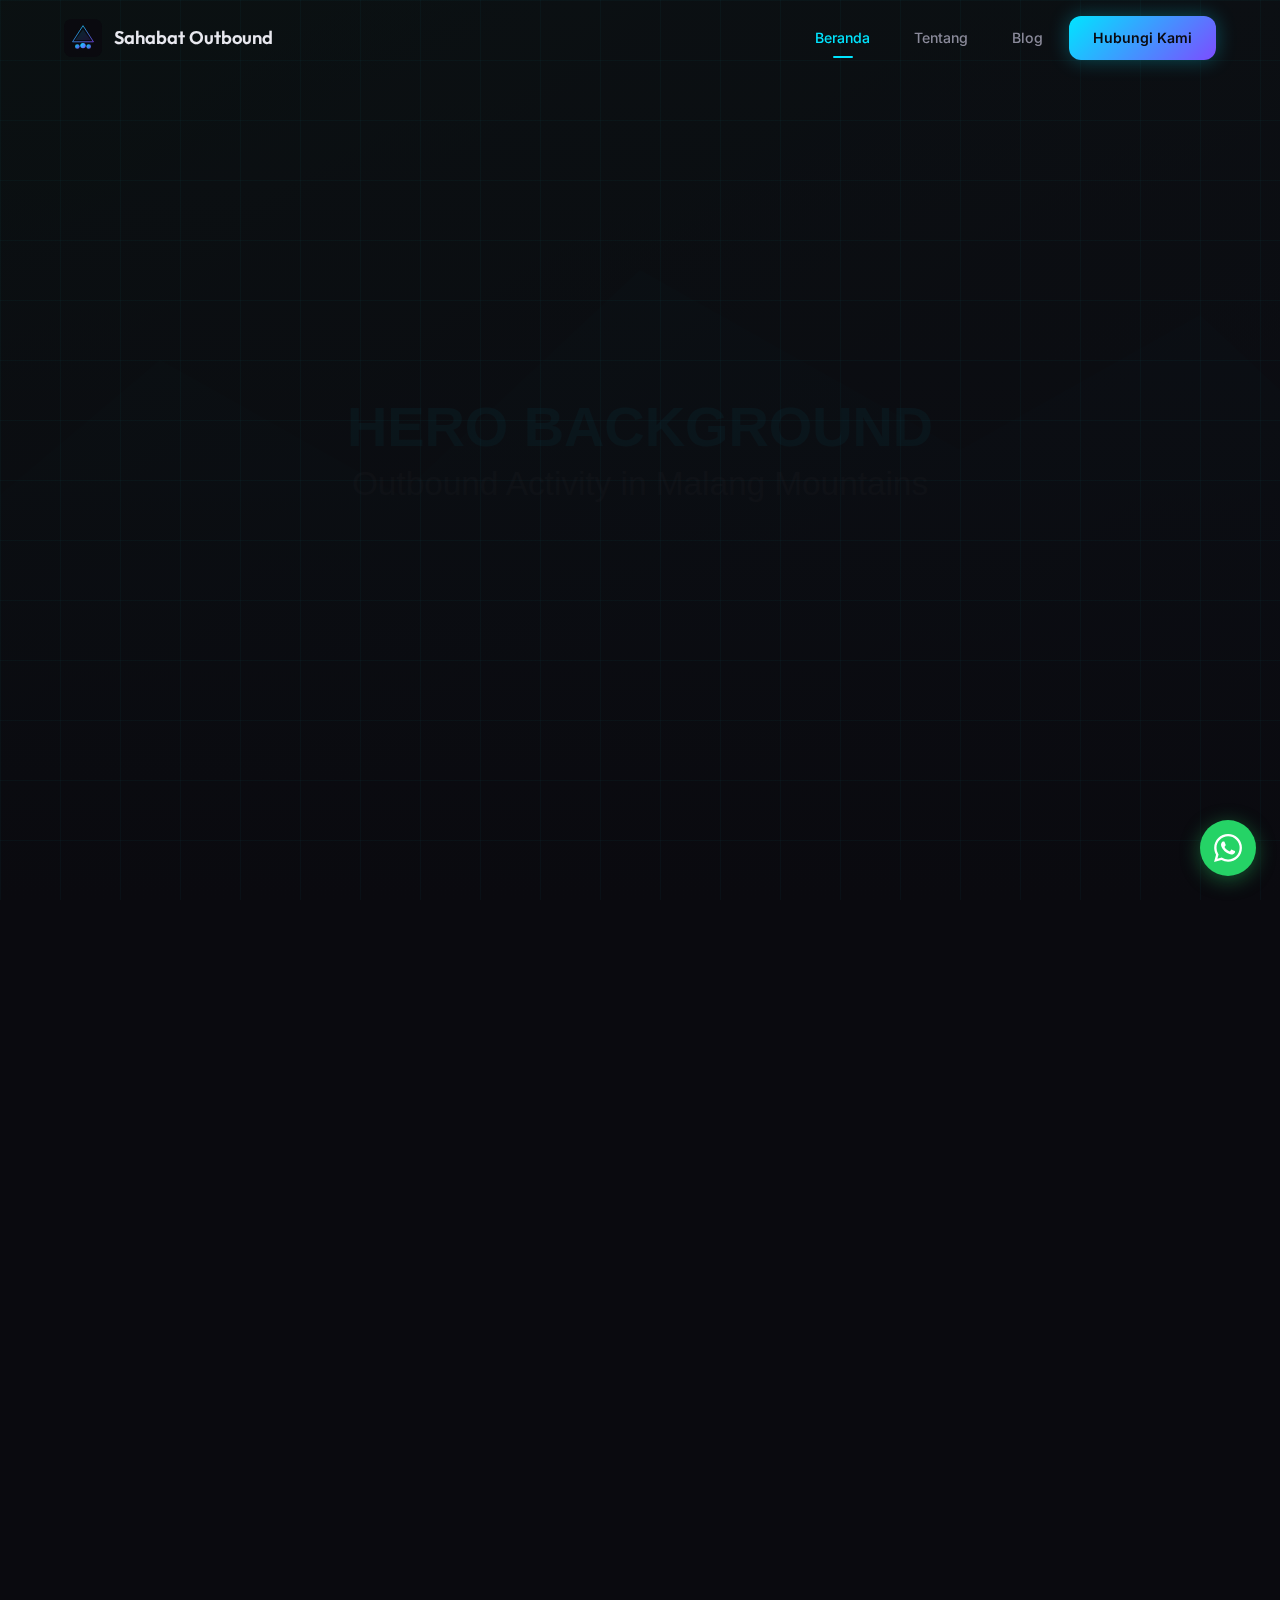
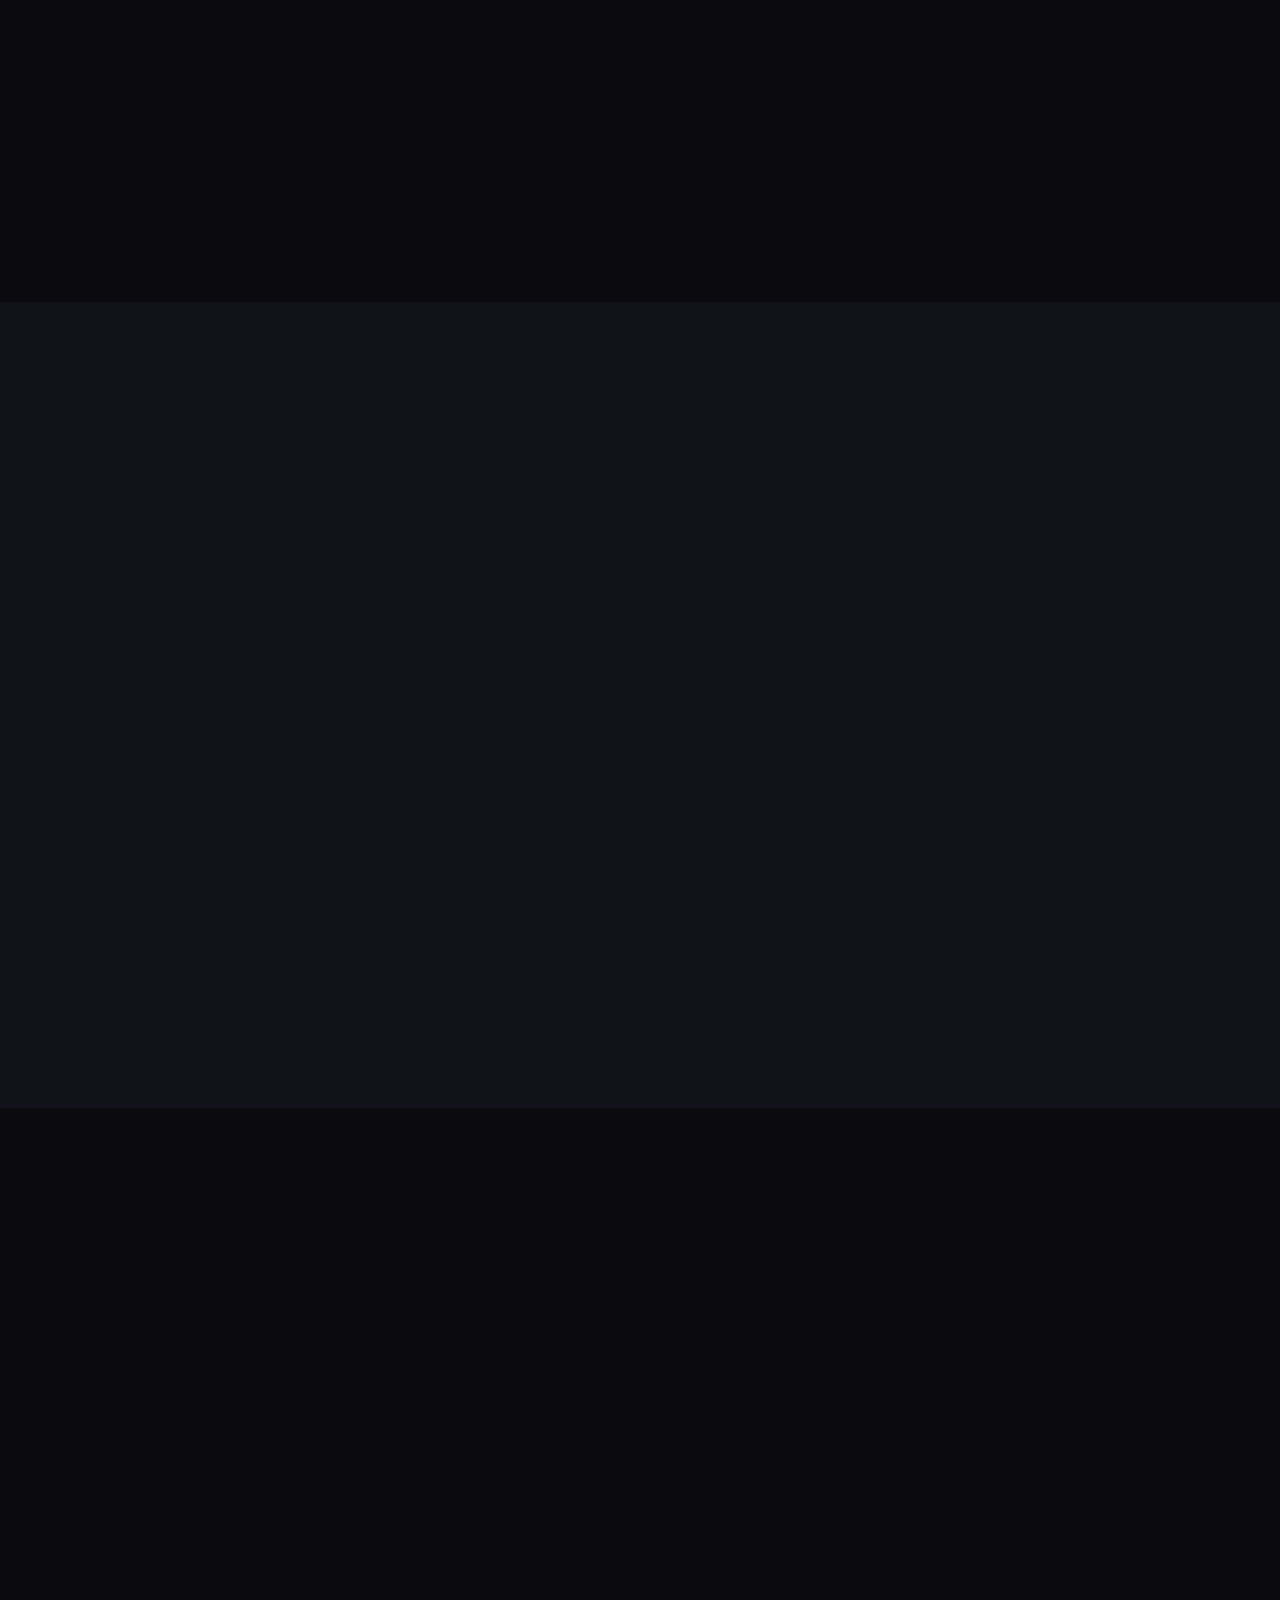
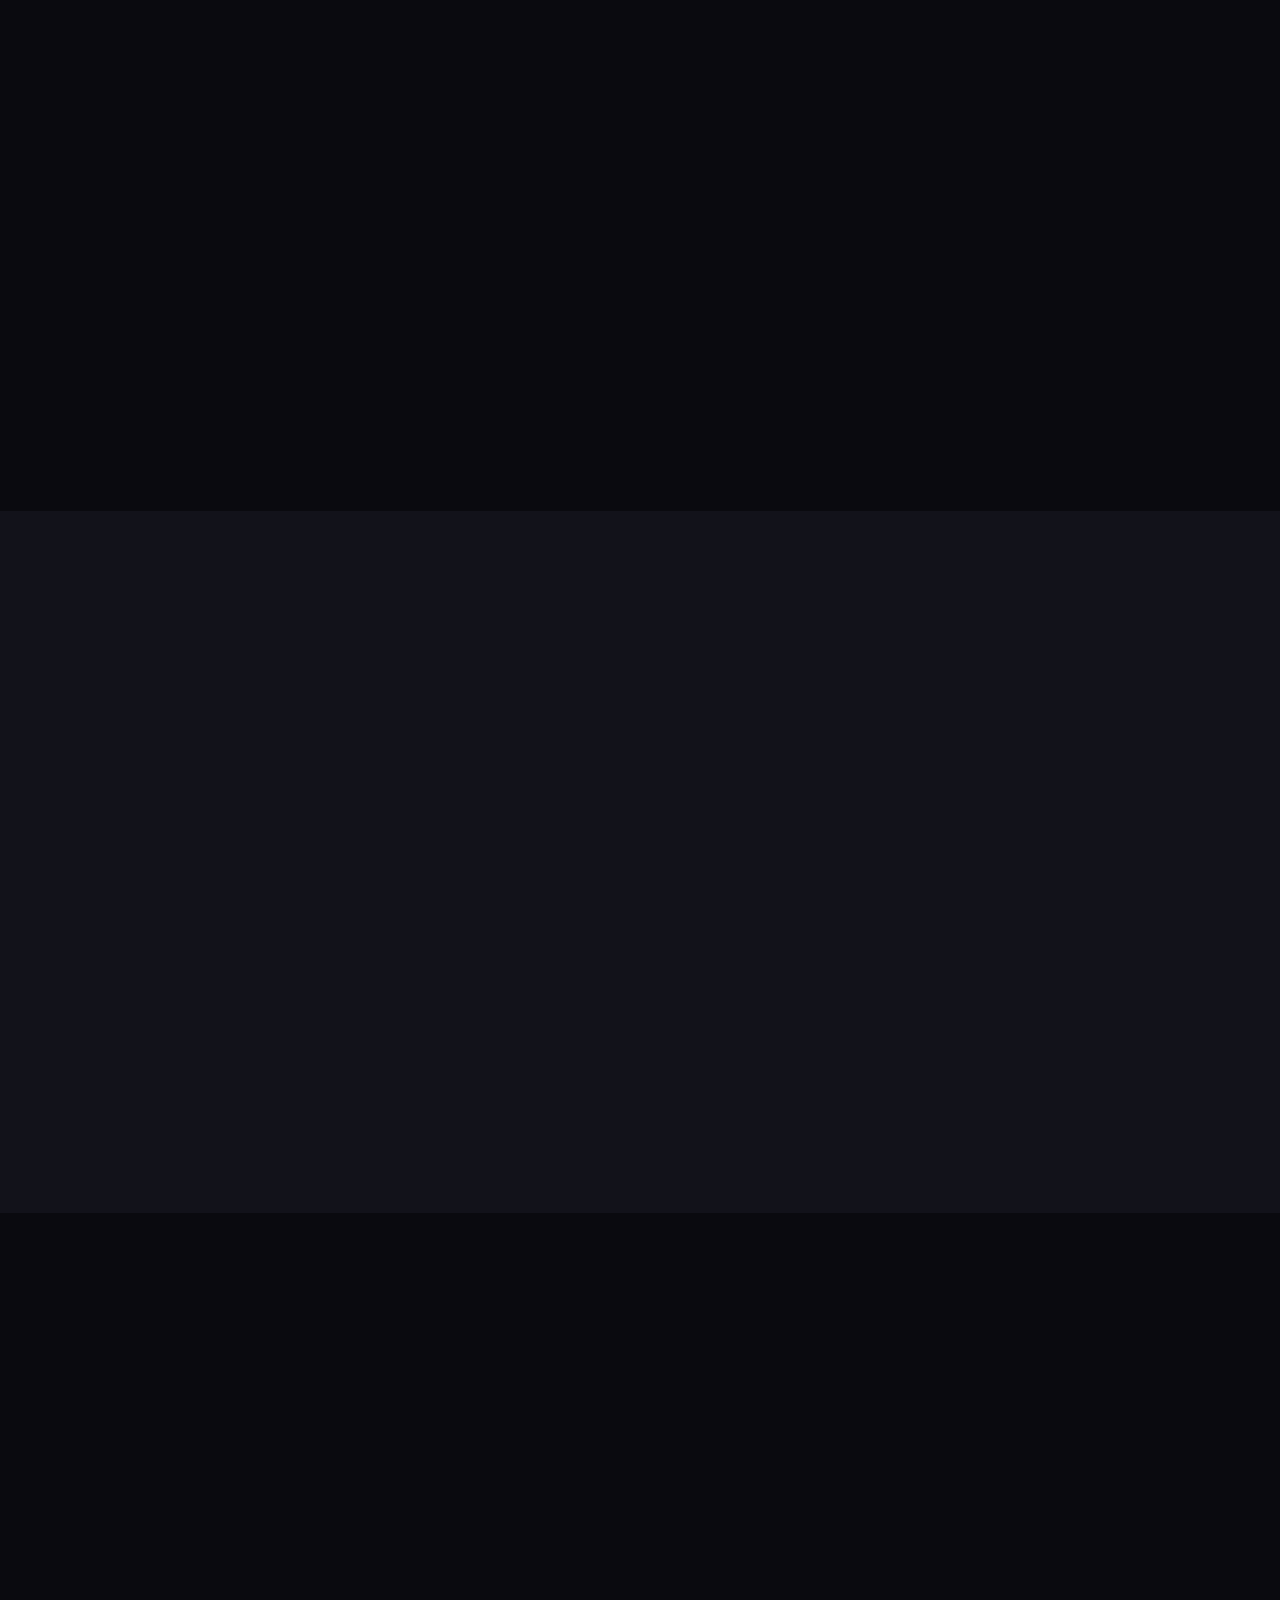
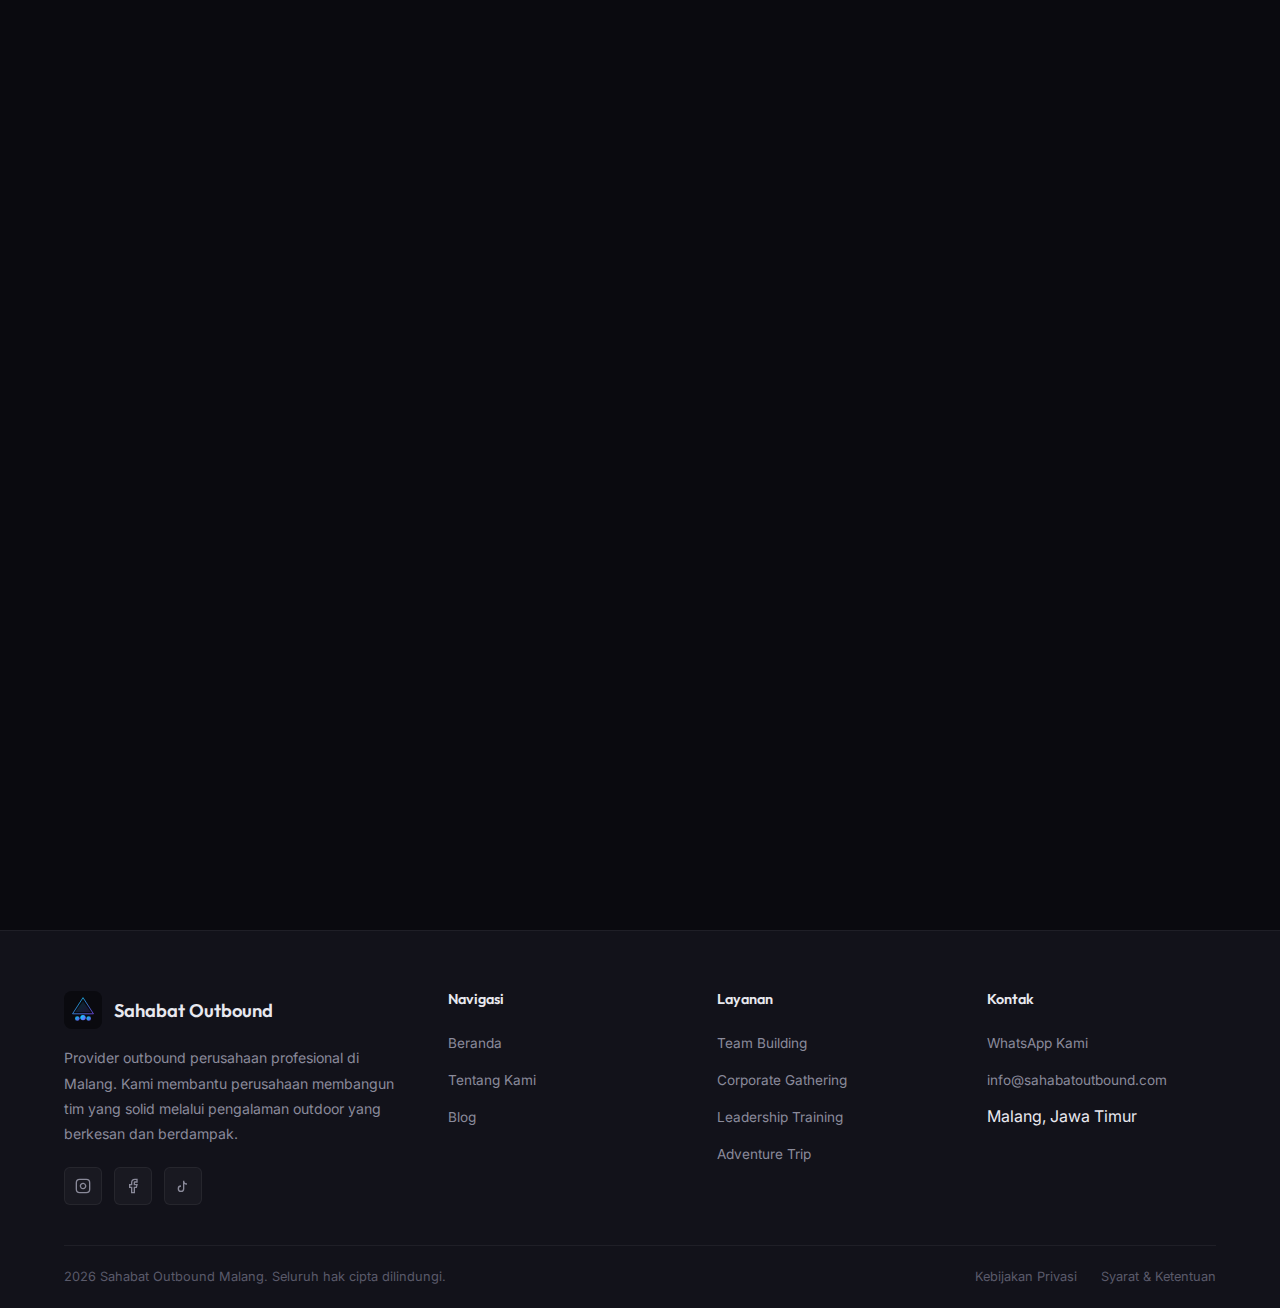
<file: index.html>
<!DOCTYPE html>
<html lang="id" dir="ltr">

<head>
  <!-- Meta Charset & Viewport -->
  <meta charset="UTF-8">
  <meta name="viewport" content="width=device-width, initial-scale=1.0, maximum-scale=5.0">
  <meta http-equiv="X-UA-Compatible" content="IE=edge">

  <!-- Primary Meta -->
  <title>Sahabat Outbound Malang - Jasa Outbound Perusahaan Terbaik di Malang</title>
  <meta name="description"
    content="Sahabat Outbound menyediakan jasa outbound perusahaan profesional di Malang. Program team building, gathering, dan outing yang dirancang untuk meningkatkan kekompakan tim Anda.">
  <meta name="keywords"
    content="outbound malang, jasa outbound perusahaan, team building malang, gathering perusahaan, outing malang, outbound training, provider outbound malang">
  <meta name="author" content="Sahabat Outbound Malang">
  <meta name="robots" content="index, follow, max-snippet:-1, max-image-preview:large, max-video-preview:-1">
  <link rel="canonical" href="https://sahabatoutbound.com/">

  <!-- OpenGraph -->
  <meta property="og:type" content="website">
  <meta property="og:site_name" content="Sahabat Outbound Malang">
  <meta property="og:title" content="Sahabat Outbound Malang - Jasa Outbound Perusahaan Terbaik">
  <meta property="og:description"
    content="Program outbound perusahaan profesional di Malang. Team building, gathering, dan outing yang membangun kekompakan tim.">
  <meta property="og:url" content="https://sahabatoutbound.com/">
  <meta property="og:image" content="https://sahabatoutbound.com/assets/og-image.svg">
  <meta property="og:image:width" content="1200">
  <meta property="og:image:height" content="630">
  <meta property="og:image:alt" content="Sahabat Outbound Malang - Jasa Outbound Perusahaan">
  <meta property="og:locale" content="id_ID">

  <!-- Twitter Card -->
  <meta name="twitter:card" content="summary_large_image">
  <meta name="twitter:title" content="Sahabat Outbound Malang - Jasa Outbound Perusahaan Terbaik">
  <meta name="twitter:description"
    content="Program outbound perusahaan profesional di Malang. Team building, gathering, dan outing.">
  <meta name="twitter:image" content="https://sahabatoutbound.com/assets/og-image.svg">

  <!-- Favicon -->
  <link rel="icon" type="image/svg+xml" sizes="32x32" href="assets/favicon-32x32.svg">
  <link rel="icon" type="image/svg+xml" sizes="16x16" href="assets/favicon-16x16.svg">
  <link rel="apple-touch-icon" sizes="180x180" href="assets/apple-touch-icon.svg">
  <link rel="manifest" href="site.webmanifest">
  <meta name="theme-color" content="#0a0a0f">
  <meta name="msapplication-TileColor" content="#0a0a0f">

  <!-- Preconnect & Fonts -->
  <link rel="preconnect" href="https://fonts.googleapis.com">
  <link rel="preconnect" href="https://fonts.gstatic.com" crossorigin>
  <link
    href="https://fonts.googleapis.com/css2?family=Inter:wght@400;500;600;700&family=Outfit:wght@500;600;700&family=JetBrains+Mono:wght@400;500&display=swap"
    rel="stylesheet">

  <!-- Stylesheet -->
  <link rel="stylesheet" href="styles.css">

  <!-- AEO/GEO: JSON-LD Structured Data -->
  <script type="application/ld+json">
  {
    "@context": "https://schema.org",
    "@graph": [
      {
        "@type": "WebSite",
        "name": "Sahabat Outbound Malang",
        "url": "https://sahabatoutbound.com/",
        "description": "Jasa outbound perusahaan profesional di Malang",
        "publisher": {
          "@type": "Organization",
          "name": "Sahabat Outbound Malang"
        }
      },
      {
        "@type": "LocalBusiness",
        "name": "Sahabat Outbound Malang",
        "image": "https://sahabatoutbound.com/assets/og-image.svg",
        "url": "https://sahabatoutbound.com/",
        "telephone": "+6281234567890",
        "address": {
          "@type": "PostalAddress",
          "streetAddress": "Malang",
          "addressLocality": "Malang",
          "addressRegion": "Jawa Timur",
          "postalCode": "65100",
          "addressCountry": "ID"
        },
        "geo": {
          "@type": "GeoCoordinates",
          "latitude": -7.9666,
          "longitude": 112.6326
        },
        "openingHoursSpecification": {
          "@type": "OpeningHoursSpecification",
          "dayOfWeek": ["Monday","Tuesday","Wednesday","Thursday","Friday","Saturday","Sunday"],
          "opens": "08:00",
          "closes": "17:00"
        },
        "priceRange": "$$",
        "description": "Sahabat Outbound menyediakan jasa outbound perusahaan profesional di Malang. Layanan team building, gathering, dan outing.",
        "areaServed": {
          "@type": "City",
          "name": "Malang"
        },
        "serviceType": ["Outbound Training", "Team Building", "Corporate Gathering", "Company Outing"]
      },
      {
        "@type": "FAQPage",
        "mainEntity": [
          {
            "@type": "Question",
            "name": "Apa itu outbound perusahaan?",
            "acceptedAnswer": {
              "@type": "Answer",
              "text": "Outbound perusahaan adalah program kegiatan luar ruangan yang dirancang khusus untuk meningkatkan kekompakan, komunikasi, dan produktivitas tim dalam sebuah organisasi. Kegiatan ini mencakup berbagai aktivitas seperti team building games, problem solving challenges, dan leadership training."
            }
          },
          {
            "@type": "Question",
            "name": "Berapa biaya outbound di Sahabat Outbound Malang?",
            "acceptedAnswer": {
              "@type": "Answer",
              "text": "Biaya outbound bervariasi tergantung jumlah peserta, durasi kegiatan, dan paket yang dipilih. Kami menyediakan paket mulai dari program half-day hingga multi-day. Hubungi kami via WhatsApp untuk penawaran yang disesuaikan dengan kebutuhan perusahaan Anda."
            }
          },
          {
            "@type": "Question",
            "name": "Lokasi outbound di mana saja yang tersedia?",
            "acceptedAnswer": {
              "@type": "Answer",
              "text": "Kami memiliki beberapa lokasi outbound di kawasan Malang Raya termasuk Batu, Coban Rondo, dan area pegunungan sekitarnya. Setiap lokasi menawarkan pengalaman alam yang berbeda dengan fasilitas yang mendukung aktivitas outdoor."
            }
          },
          {
            "@type": "Question",
            "name": "Berapa jumlah peserta minimal untuk outbound?",
            "acceptedAnswer": {
              "@type": "Answer",
              "text": "Jumlah peserta minimal adalah 20 orang. Namun kami juga dapat mengakomodasi kelompok kecil dengan program yang disesuaikan. Untuk kelompok besar hingga ratusan peserta, kami memiliki pengalaman mengelola event skala besar dengan koordinasi yang solid."
            }
          },
          {
            "@type": "Question",
            "name": "Apa saja fasilitas yang disediakan?",
            "acceptedAnswer": {
              "@type": "Answer",
              "text": "Fasilitas yang kami sediakan meliputi: instruktur berpengalaman, peralatan kegiatan lengkap, P3K dan tim medis, dokumentasi foto dan video, konsumsi (sesuai paket), serta asuransi kegiatan untuk seluruh peserta."
            }
          }
        ]
      }
    ]
  }
  </script>
</head>

<body>
  <!-- Page Loader -->
  <div class="page-loader" aria-hidden="true">
    <div class="loader-spinner"></div>
  </div>

  <!-- Nav Overlay (Mobile) -->
  <div class="nav-overlay" aria-hidden="true"></div>

  <!-- Navbar -->
  <nav class="navbar" id="navbar" role="navigation" aria-label="Navigasi utama">
    <div class="container">
      <a href="index.html" class="navbar-logo" aria-label="Sahabat Outbound - Beranda">
        <img src="assets/logo.svg" alt="Logo Sahabat Outbound Malang" width="38" height="38" loading="eager">
        <span>Sahabat Outbound</span>
      </a>
      <div class="nav-links" id="nav-links">
        <a href="index.html" class="active">Beranda</a>
        <a href="about.html">Tentang</a>
        <a href="blog.html">Blog</a>
        <a href="#" class="nav-cta" data-wa
          data-wa-message="Halo Sahabat Outbound, saya ingin konsultasi mengenai program outbound untuk perusahaan kami.">Hubungi
          Kami</a>
      </div>
      <button class="menu-toggle" id="menu-toggle" aria-label="Toggle menu navigasi" aria-expanded="false">
        <span></span>
        <span></span>
        <span></span>
      </button>
    </div>
  </nav>

  <main>
    <!-- Hero Section -->
    <section class="hero" id="hero">
      <div class="hero-bg">
        <img src="assets/hero-bg.svg" alt="Kegiatan outbound perusahaan di alam terbuka Malang" width="1920"
          height="1080" loading="eager">
      </div>
      <div class="hero-grid-overlay"></div>
      <div class="container">
        <div class="hero-content">
          <div class="hero-label">
            <span class="dot"></span>
            <span>Provider Outbound Profesional di Malang</span>
          </div>
          <h1 class="hero-title">Bangun Tim Solid Lewat <span class="highlight">Pengalaman Outbound</span> yang Berkesan
          </h1>
          <p class="hero-desc">Kami merancang program outbound perusahaan yang tidak sekadar seru, tapi juga berdampak
            nyata pada produktivitas dan kekompakan tim Anda. Berlokasi di kawasan Malang Raya dengan panorama alam yang
            menginspirasi.</p>
          <div class="hero-actions">
            <a href="#" class="btn btn-primary" data-wa
              data-wa-message="Halo, saya tertarik dengan program outbound untuk perusahaan kami di Malang. Bisa dikirimkan detail paketnya?">
              <svg width="18" height="18" viewBox="0 0 24 24" fill="none" stroke="currentColor" stroke-width="2">
                <path
                  d="M22 16.92v3a2 2 0 01-2.18 2 19.79 19.79 0 01-8.63-3.07 19.5 19.5 0 01-6-6 19.79 19.79 0 01-3.07-8.67A2 2 0 014.11 2h3a2 2 0 012 1.72 12.84 12.84 0 00.7 2.81 2 2 0 01-.45 2.11L8.09 9.91a16 16 0 006 6l1.27-1.27a2 2 0 012.11-.45 12.84 12.84 0 002.81.7A2 2 0 0122 16.92z">
                </path>
              </svg>
              Konsultasi Gratis
            </a>
            <a href="about.html" class="btn btn-outline">
              Pelajari Lebih Lanjut
              <svg width="16" height="16" viewBox="0 0 24 24" fill="none" stroke="currentColor" stroke-width="2">
                <path d="M5 12h14M12 5l7 7-7 7"></path>
              </svg>
            </a>
          </div>
          <div class="hero-stats">
            <div class="hero-stat">
              <div class="number" data-count="150" data-suffix="+">0</div>
              <div class="label">Perusahaan Dilayani</div>
            </div>
            <div class="hero-stat">
              <div class="number" data-count="8" data-suffix=" Tahun">0</div>
              <div class="label">Pengalaman</div>
            </div>
            <div class="hero-stat">
              <div class="number" data-count="10000" data-suffix="+">0</div>
              <div class="label">Peserta Puas</div>
            </div>
          </div>
        </div>
      </div>
    </section>

    <!-- Services Section -->
    <section class="services" id="layanan">
      <div class="container">
        <div class="section-header reveal">
          <span class="section-label">Layanan Kami</span>
          <h2 class="section-title">Program Outbound yang Kami Tawarkan</h2>
          <p class="section-desc">Setiap program dirancang secara khusus untuk memenuhi kebutuhan dan tujuan spesifik
            perusahaan Anda.</p>
        </div>
        <div class="services-grid">
          <div class="service-card reveal">
            <div class="service-icon">
              <svg width="24" height="24" viewBox="0 0 24 24" fill="none" stroke="currentColor" stroke-width="2">
                <path d="M17 21v-2a4 4 0 00-4-4H5a4 4 0 00-4 4v2"></path>
                <circle cx="9" cy="7" r="4"></circle>
                <path d="M23 21v-2a4 4 0 00-3-3.87"></path>
                <path d="M16 3.13a4 4 0 010 7.75"></path>
              </svg>
            </div>
            <h3>Team Building</h3>
            <p>Program team building yang dirancang untuk membangun kepercayaan, komunikasi, dan kerja sama tim melalui
              serangkaian aktivitas menantang dan menyenangkan.</p>
          </div>
          <div class="service-card reveal">
            <div class="service-icon">
              <svg width="24" height="24" viewBox="0 0 24 24" fill="none" stroke="currentColor" stroke-width="2">
                <path d="M3 18v-6a9 9 0 0118 0v6"></path>
                <path
                  d="M21 19a2 2 0 01-2 2h-1a2 2 0 01-2-2v-3a2 2 0 012-2h3zM3 19a2 2 0 002 2h1a2 2 0 002-2v-3a2 2 0 00-2-2H3z">
                </path>
              </svg>
            </div>
            <h3>Corporate Gathering</h3>
            <p>Acara gathering perusahaan yang mengombinasikan keseruan, relaksasi, dan bonding antar karyawan di lokasi
              outdoor yang asri dan nyaman.</p>
          </div>
          <div class="service-card reveal">
            <div class="service-icon">
              <svg width="24" height="24" viewBox="0 0 24 24" fill="none" stroke="currentColor" stroke-width="2">
                <polygon
                  points="12 2 15.09 8.26 22 9.27 17 14.14 18.18 21.02 12 17.77 5.82 21.02 7 14.14 2 9.27 8.91 8.26 12 2">
                </polygon>
              </svg>
            </div>
            <h3>Leadership Training</h3>
            <p>Program pelatihan kepemimpinan outdoor yang menempa karakter, pengambilan keputusan, dan kemampuan
              memimpin melalui simulasi dan tantangan nyata.</p>
          </div>
          <div class="service-card reveal">
            <div class="service-icon">
              <svg width="24" height="24" viewBox="0 0 24 24" fill="none" stroke="currentColor" stroke-width="2">
                <path
                  d="M14.5 10c-.83 0-1.5-.67-1.5-1.5v-5c0-.83.67-1.5 1.5-1.5s1.5.67 1.5 1.5v5c0 .83-.67 1.5-1.5 1.5z">
                </path>
                <path d="M20.5 10H19V8.5c0-.83.67-1.5 1.5-1.5s1.5.67 1.5 1.5-.67 1.5-1.5 1.5z"></path>
                <path d="M9.5 14c.83 0 1.5.67 1.5 1.5v5c0 .83-.67 1.5-1.5 1.5S8 21.33 8 20.5v-5c0-.83.67-1.5 1.5-1.5z">
                </path>
                <path d="M3.5 14H5v1.5c0 .83-.67 1.5-1.5 1.5S2 16.33 2 15.5 2.67 14 3.5 14z"></path>
                <path
                  d="M14 14.5c0-.83.67-1.5 1.5-1.5h5c.83 0 1.5.67 1.5 1.5s-.67 1.5-1.5 1.5h-5c-.83 0-1.5-.67-1.5-1.5z">
                </path>
                <path d="M15.5 19H14v1.5c0 .83.67 1.5 1.5 1.5s1.5-.67 1.5-1.5-.67-1.5-1.5-1.5z"></path>
                <path d="M10 9.5C10 10.33 9.33 11 8.5 11h-5C2.67 11 2 10.33 2 9.5S2.67 8 3.5 8h5c.83 0 1.5.67 1.5 1.5z">
                </path>
                <path d="M8.5 5H10V3.5C10 2.67 9.33 2 8.5 2S7 2.67 7 3.5 7.67 5 8.5 5z"></path>
              </svg>
            </div>
            <h3>Fun Games & Outing</h3>
            <p>Paket outing santai dengan permainan seru yang cocok untuk refreshing karyawan, mempererat hubungan antar
              divisi tanpa tekanan formal.</p>
          </div>
          <div class="service-card reveal">
            <div class="service-icon">
              <svg width="24" height="24" viewBox="0 0 24 24" fill="none" stroke="currentColor" stroke-width="2">
                <rect x="2" y="3" width="20" height="14" rx="2" ry="2"></rect>
                <line x1="8" y1="21" x2="16" y2="21"></line>
                <line x1="12" y1="17" x2="12" y2="21"></line>
              </svg>
            </div>
            <h3>Workshop & Seminar</h3>
            <p>Kombinasi kegiatan indoor dan outdoor dengan materi pengembangan SDM, soft skill training, dan workshop
              tematik yang relevan dengan industri Anda.</p>
          </div>
          <div class="service-card reveal">
            <div class="service-icon">
              <svg width="24" height="24" viewBox="0 0 24 24" fill="none" stroke="currentColor" stroke-width="2">
                <path d="M21 10c0 7-9 13-9 13s-9-6-9-13a9 9 0 0118 0z"></path>
                <circle cx="12" cy="10" r="3"></circle>
              </svg>
            </div>
            <h3>Adventure Trip</h3>
            <p>Program petualangan outdoor intensif yang menguji batas kemampuan tim seperti hiking, rafting, dan flying
              fox di kawasan alam Malang Raya.</p>
          </div>
        </div>
      </div>
    </section>

    <!-- Why Us Section -->
    <section class="why-us" id="mengapa-kami">
      <div class="container">
        <div class="why-us-grid">
          <div class="why-us-image reveal">
            <img src="assets/why-us.svg" alt="Tim instruktur Sahabat Outbound Malang memandu kegiatan team building"
              width="600" height="450" loading="lazy">
          </div>
          <div class="why-us-content reveal">
            <span class="section-label">Mengapa Kami</span>
            <h2>Partner Outbound yang Bisa Anda Andalkan</h2>
            <p>Kami bukan sekadar penyelenggara kegiatan. Kami adalah partner strategis yang memahami bagaimana
              membangun tim yang solid melalui pengalaman outdoor yang terstruktur.</p>
            <div class="why-us-list">
              <div class="why-us-item">
                <div class="icon-box">
                  <svg width="18" height="18" viewBox="0 0 24 24" fill="none" stroke="currentColor" stroke-width="2">
                    <path d="M22 11.08V12a10 10 0 11-5.93-9.14"></path>
                    <polyline points="22 4 12 14.01 9 11.01"></polyline>
                  </svg>
                </div>
                <div>
                  <h4>Instruktur Bersertifikat</h4>
                  <p>Tim instruktur kami telah tersertifikasi dan berpengalaman menangani berbagai skala event
                    perusahaan.</p>
                </div>
              </div>
              <div class="why-us-item">
                <div class="icon-box">
                  <svg width="18" height="18" viewBox="0 0 24 24" fill="none" stroke="currentColor" stroke-width="2">
                    <path d="M12 22s8-4 8-10V5l-8-3-8 3v7c0 6 8 10 8 10z"></path>
                  </svg>
                </div>
                <div>
                  <h4>Keamanan Terjamin</h4>
                  <p>Standar keamanan tinggi dengan asuransi, tim medis standby, dan peralatan yang terawat berkala.</p>
                </div>
              </div>
              <div class="why-us-item">
                <div class="icon-box">
                  <svg width="18" height="18" viewBox="0 0 24 24" fill="none" stroke="currentColor" stroke-width="2">
                    <circle cx="12" cy="12" r="10"></circle>
                    <polyline points="12 6 12 12 16 14"></polyline>
                  </svg>
                </div>
                <div>
                  <h4>Program Custom</h4>
                  <p>Setiap program disesuaikan dengan goal perusahaan, jumlah peserta, dan budget yang tersedia.</p>
                </div>
              </div>
              <div class="why-us-item">
                <div class="icon-box">
                  <svg width="18" height="18" viewBox="0 0 24 24" fill="none" stroke="currentColor" stroke-width="2">
                    <path d="M21 10c0 7-9 13-9 13s-9-6-9-13a9 9 0 0118 0z"></path>
                    <circle cx="12" cy="10" r="3"></circle>
                  </svg>
                </div>
                <div>
                  <h4>Lokasi Strategis</h4>
                  <p>Berlokasi di kawasan Malang Raya dengan akses mudah dan pemandangan alam yang menginspirasi.</p>
                </div>
              </div>
            </div>
          </div>
        </div>
      </div>
    </section>

    <!-- Gallery Section -->
    <section class="gallery" id="galeri">
      <div class="container">
        <div class="section-header reveal">
          <span class="section-label">Galeri</span>
          <h2 class="section-title">Dokumentasi Kegiatan Kami</h2>
          <p class="section-desc">Momen-momen seru dari berbagai program outbound yang telah kami selenggarakan bersama
            perusahaan-perusahaan terkemuka.</p>
        </div>
        <div class="gallery-grid">
          <div class="gallery-item reveal">
            <img src="assets/gallery-1.svg" alt="Peserta outbound perusahaan bermain team building games di Malang"
              width="400" height="300" loading="lazy">
          </div>
          <div class="gallery-item reveal">
            <img src="assets/gallery-2.svg" alt="Kegiatan rafting sebagai bagian dari program adventure outbound"
              width="400" height="300" loading="lazy">
          </div>
          <div class="gallery-item reveal">
            <img src="assets/gallery-3.svg" alt="Challenge problem solving dalam program leadership training outdoor"
              width="400" height="300" loading="lazy">
          </div>
          <div class="gallery-item reveal">
            <img src="assets/gallery-4.svg" alt="Fun games corporate gathering di area outdoor Malang" width="400"
              height="300" loading="lazy">
          </div>
          <div class="gallery-item reveal">
            <img src="assets/gallery-5.svg" alt="Peserta flying fox dalam rangkaian program adventure trip" width="400"
              height="300" loading="lazy">
          </div>
          <div class="gallery-item reveal">
            <img src="assets/gallery-6.svg" alt="Sesi debrief dan evaluasi setelah kegiatan outbound perusahaan"
              width="400" height="300" loading="lazy">
          </div>
        </div>
      </div>
    </section>

    <!-- Testimonials Section -->
    <section class="testimonials" id="testimonial">
      <div class="container">
        <div class="section-header reveal">
          <span class="section-label">Testimoni</span>
          <h2 class="section-title">Apa Kata Klien Kami</h2>
          <p class="section-desc">Kepuasan klien adalah prioritas utama kami. Berikut pengalaman mereka bersama Sahabat
            Outbound.</p>
        </div>
        <div class="testimonials-grid">
          <div class="testimonial-card reveal">
            <div class="testimonial-stars">-----</div>
            <blockquote>"Program team building dari Sahabat Outbound benar-benar mengubah dinamika tim kami. Komunikasi
              antar divisi jadi jauh lebih baik setelah kegiatan ini."</blockquote>
            <div class="testimonial-author">
              <div class="avatar">AR</div>
              <div class="info">
                <div class="name">Andi Rahmawan</div>
                <div class="role">HR Manager, PT Karya Digital</div>
              </div>
            </div>
          </div>
          <div class="testimonial-card reveal">
            <div class="testimonial-stars">-----</div>
            <blockquote>"Lokasinya keren, instrukturnya profesional, dan programnya fun tapi tetap bermakna. Tim kami
              jadi lebih compact setelah ikut outing di sini."</blockquote>
            <div class="testimonial-author">
              <div class="avatar">DS</div>
              <div class="info">
                <div class="name">Dina Saputri</div>
                <div class="role">CEO, Startup Nusantara</div>
              </div>
            </div>
          </div>
          <div class="testimonial-card reveal">
            <div class="testimonial-stars">-----</div>
            <blockquote>"Kami sudah 3 kali pakai jasa Sahabat Outbound dan selalu puas. Mereka paham kebutuhan kami dan
              selalu deliver lebih dari ekspektasi."</blockquote>
            <div class="testimonial-author">
              <div class="avatar">BW</div>
              <div class="info">
                <div class="name">Budi Wicaksono</div>
                <div class="role">Direktur, CV Maju Jaya</div>
              </div>
            </div>
          </div>
        </div>
      </div>
    </section>

    <!-- FAQ Section -->
    <section class="faq" id="faq">
      <div class="container">
        <div class="section-header reveal">
          <span class="section-label">FAQ</span>
          <h2 class="section-title">Pertanyaan yang Sering Diajukan</h2>
          <p class="section-desc">Temukan jawaban untuk pertanyaan umum seputar layanan outbound kami.</p>
        </div>
        <div class="faq-list reveal">
          <div class="faq-item">
            <button class="faq-question" aria-expanded="false">
              <span>Apa itu outbound perusahaan?</span>
              <svg class="icon" viewBox="0 0 24 24" fill="none" stroke="currentColor" stroke-width="2">
                <line x1="12" y1="5" x2="12" y2="19"></line>
                <line x1="5" y1="12" x2="19" y2="12"></line>
              </svg>
            </button>
            <div class="faq-answer">
              <div class="faq-answer-inner">Outbound perusahaan adalah program kegiatan luar ruangan yang dirancang
                khusus untuk meningkatkan kekompakan, komunikasi, dan produktivitas tim dalam sebuah organisasi.
                Kegiatan ini mencakup berbagai aktivitas seperti team building games, problem solving challenges, dan
                leadership training.</div>
            </div>
          </div>
          <div class="faq-item">
            <button class="faq-question" aria-expanded="false">
              <span>Berapa biaya outbound di Sahabat Outbound Malang?</span>
              <svg class="icon" viewBox="0 0 24 24" fill="none" stroke="currentColor" stroke-width="2">
                <line x1="12" y1="5" x2="12" y2="19"></line>
                <line x1="5" y1="12" x2="19" y2="12"></line>
              </svg>
            </button>
            <div class="faq-answer">
              <div class="faq-answer-inner">Biaya outbound bervariasi tergantung jumlah peserta, durasi kegiatan, dan
                paket yang dipilih. Kami menyediakan paket mulai dari program half-day hingga multi-day. Hubungi kami
                via WhatsApp untuk penawaran yang disesuaikan dengan kebutuhan perusahaan Anda.</div>
            </div>
          </div>
          <div class="faq-item">
            <button class="faq-question" aria-expanded="false">
              <span>Lokasi outbound di mana saja yang tersedia?</span>
              <svg class="icon" viewBox="0 0 24 24" fill="none" stroke="currentColor" stroke-width="2">
                <line x1="12" y1="5" x2="12" y2="19"></line>
                <line x1="5" y1="12" x2="19" y2="12"></line>
              </svg>
            </button>
            <div class="faq-answer">
              <div class="faq-answer-inner">Kami memiliki beberapa lokasi outbound di kawasan Malang Raya termasuk Batu,
                Coban Rondo, dan area pegunungan sekitarnya. Setiap lokasi menawarkan pengalaman alam yang berbeda
                dengan fasilitas yang mendukung aktivitas outdoor.</div>
            </div>
          </div>
          <div class="faq-item">
            <button class="faq-question" aria-expanded="false">
              <span>Berapa jumlah peserta minimal untuk outbound?</span>
              <svg class="icon" viewBox="0 0 24 24" fill="none" stroke="currentColor" stroke-width="2">
                <line x1="12" y1="5" x2="12" y2="19"></line>
                <line x1="5" y1="12" x2="19" y2="12"></line>
              </svg>
            </button>
            <div class="faq-answer">
              <div class="faq-answer-inner">Jumlah peserta minimal adalah 20 orang. Namun kami juga dapat mengakomodasi
                kelompok kecil dengan program yang disesuaikan. Untuk kelompok besar hingga ratusan peserta, kami
                memiliki pengalaman mengelola event skala besar dengan koordinasi yang solid.</div>
            </div>
          </div>
          <div class="faq-item">
            <button class="faq-question" aria-expanded="false">
              <span>Apa saja fasilitas yang disediakan?</span>
              <svg class="icon" viewBox="0 0 24 24" fill="none" stroke="currentColor" stroke-width="2">
                <line x1="12" y1="5" x2="12" y2="19"></line>
                <line x1="5" y1="12" x2="19" y2="12"></line>
              </svg>
            </button>
            <div class="faq-answer">
              <div class="faq-answer-inner">Fasilitas yang kami sediakan meliputi: instruktur berpengalaman, peralatan
                kegiatan lengkap, P3K dan tim medis standby, dokumentasi foto dan video, konsumsi (sesuai paket), serta
                asuransi kegiatan untuk seluruh peserta.</div>
            </div>
          </div>
        </div>
      </div>
    </section>

    <!-- CTA Section -->
    <section class="cta-section" id="cta">
      <div class="container">
        <div class="cta-box reveal">
          <h2>Siap Membangun Tim yang Lebih Solid?</h2>
          <p>Konsultasikan kebutuhan outbound perusahaan Anda sekarang. Tim kami siap membantu merancang program terbaik
            untuk organisasi Anda.</p>
          <div class="cta-actions">
            <a href="#" class="btn btn-primary" data-wa
              data-wa-message="Halo Sahabat Outbound, saya ingin konsultasi untuk program outbound perusahaan kami. Bisa dibantu?">
              Konsultasi via WhatsApp
            </a>
            <a href="about.html" class="btn btn-outline">Tentang Kami</a>
          </div>
        </div>
      </div>
    </section>
  </main>

  <!-- Footer -->
  <footer class="footer" id="footer" role="contentinfo">
    <div class="container">
      <div class="footer-grid">
        <div class="footer-brand">
          <a href="index.html" class="navbar-logo">
            <img src="assets/logo.svg" alt="Logo Sahabat Outbound" width="38" height="38" loading="lazy">
            <span>Sahabat Outbound</span>
          </a>
          <p>Provider outbound perusahaan profesional di Malang. Kami membantu perusahaan membangun tim yang solid
            melalui pengalaman outdoor yang berkesan dan berdampak.</p>
          <div class="footer-social">
            <a href="https://instagram.com/" target="_blank" rel="noopener noreferrer"
              aria-label="Instagram Sahabat Outbound">
              <svg width="16" height="16" viewBox="0 0 24 24" fill="none" stroke="currentColor" stroke-width="2">
                <rect x="2" y="2" width="20" height="20" rx="5" ry="5"></rect>
                <path d="M16 11.37A4 4 0 1112.63 8 4 4 0 0116 11.37z"></path>
                <line x1="17.5" y1="6.5" x2="17.51" y2="6.5"></line>
              </svg>
            </a>
            <a href="https://facebook.com/" target="_blank" rel="noopener noreferrer"
              aria-label="Facebook Sahabat Outbound">
              <svg width="16" height="16" viewBox="0 0 24 24" fill="none" stroke="currentColor" stroke-width="2">
                <path d="M18 2h-3a5 5 0 00-5 5v3H7v4h3v8h4v-8h3l1-4h-4V7a1 1 0 011-1h3z"></path>
              </svg>
            </a>
            <a href="https://tiktok.com/" target="_blank" rel="noopener noreferrer"
              aria-label="TikTok Sahabat Outbound">
              <svg width="16" height="16" viewBox="0 0 24 24" fill="none" stroke="currentColor" stroke-width="2">
                <path d="M9 12a4 4 0 104 4V4a5 5 0 005 5"></path>
              </svg>
            </a>
          </div>
        </div>
        <div class="footer-col">
          <h4>Navigasi</h4>
          <ul>
            <li><a href="index.html">Beranda</a></li>
            <li><a href="about.html">Tentang Kami</a></li>
            <li><a href="blog.html">Blog</a></li>
          </ul>
        </div>
        <div class="footer-col">
          <h4>Layanan</h4>
          <ul>
            <li><a href="#layanan">Team Building</a></li>
            <li><a href="#layanan">Corporate Gathering</a></li>
            <li><a href="#layanan">Leadership Training</a></li>
            <li><a href="#layanan">Adventure Trip</a></li>
          </ul>
        </div>
        <div class="footer-col">
          <h4>Kontak</h4>
          <ul>
            <li><a href="#" data-wa>WhatsApp Kami</a></li>
            <li><a href="mailto:info@sahabatoutbound.com">info@sahabatoutbound.com</a></li>
            <li>Malang, Jawa Timur</li>
          </ul>
        </div>
      </div>
      <div class="footer-bottom">
        <p>2026 Sahabat Outbound Malang. Seluruh hak cipta dilindungi.</p>
        <div class="footer-bottom-links">
          <a href="#">Kebijakan Privasi</a>
          <a href="#">Syarat & Ketentuan</a>
        </div>
      </div>
    </div>
  </footer>

  <!-- Floating WhatsApp -->
  <a class="float-wa" aria-label="Hubungi kami via WhatsApp" role="button" tabindex="0">
    <svg viewBox="0 0 24 24">
      <path
        d="M17.472 14.382c-.297-.149-1.758-.867-2.03-.967-.273-.099-.471-.148-.67.15-.197.297-.767.966-.94 1.164-.173.199-.347.223-.644.075-.297-.15-1.255-.463-2.39-1.475-.883-.788-1.48-1.761-1.653-2.059-.173-.297-.018-.458.13-.606.134-.133.298-.347.446-.52.149-.174.198-.298.298-.497.099-.198.05-.371-.025-.52-.075-.149-.669-1.612-.916-2.207-.242-.579-.487-.5-.669-.51-.173-.008-.371-.01-.57-.01-.198 0-.52.074-.792.372-.272.297-1.04 1.016-1.04 2.479 0 1.462 1.065 2.875 1.213 3.074.149.198 2.096 3.2 5.077 4.487.709.306 1.262.489 1.694.625.712.227 1.36.195 1.871.118.571-.085 1.758-.719 2.006-1.413.248-.694.248-1.289.173-1.413-.074-.124-.272-.198-.57-.347m-5.421 7.403h-.004a9.87 9.87 0 01-5.031-1.378l-.361-.214-3.741.982.998-3.648-.235-.374a9.86 9.86 0 01-1.51-5.26c.001-5.45 4.436-9.884 9.888-9.884 2.64 0 5.122 1.03 6.988 2.898a9.825 9.825 0 012.893 6.994c-.003 5.45-4.437 9.884-9.885 9.884m8.413-18.297A11.815 11.815 0 0012.05 0C5.495 0 .16 5.335.157 11.892c0 2.096.547 4.142 1.588 5.945L.057 24l6.305-1.654a11.882 11.882 0 005.683 1.448h.005c6.554 0 11.89-5.335 11.893-11.893a11.821 11.821 0 00-3.48-8.413z" />
    </svg>
  </a>

  <!-- Back to Top -->
  <button class="back-to-top" aria-label="Kembali ke atas">
    <svg viewBox="0 0 24 24">
      <polyline points="18 15 12 9 6 15"></polyline>
    </svg>
  </button>

  <!-- Script -->
  <script src="script.js"></script>
</body>

</html>
</file>
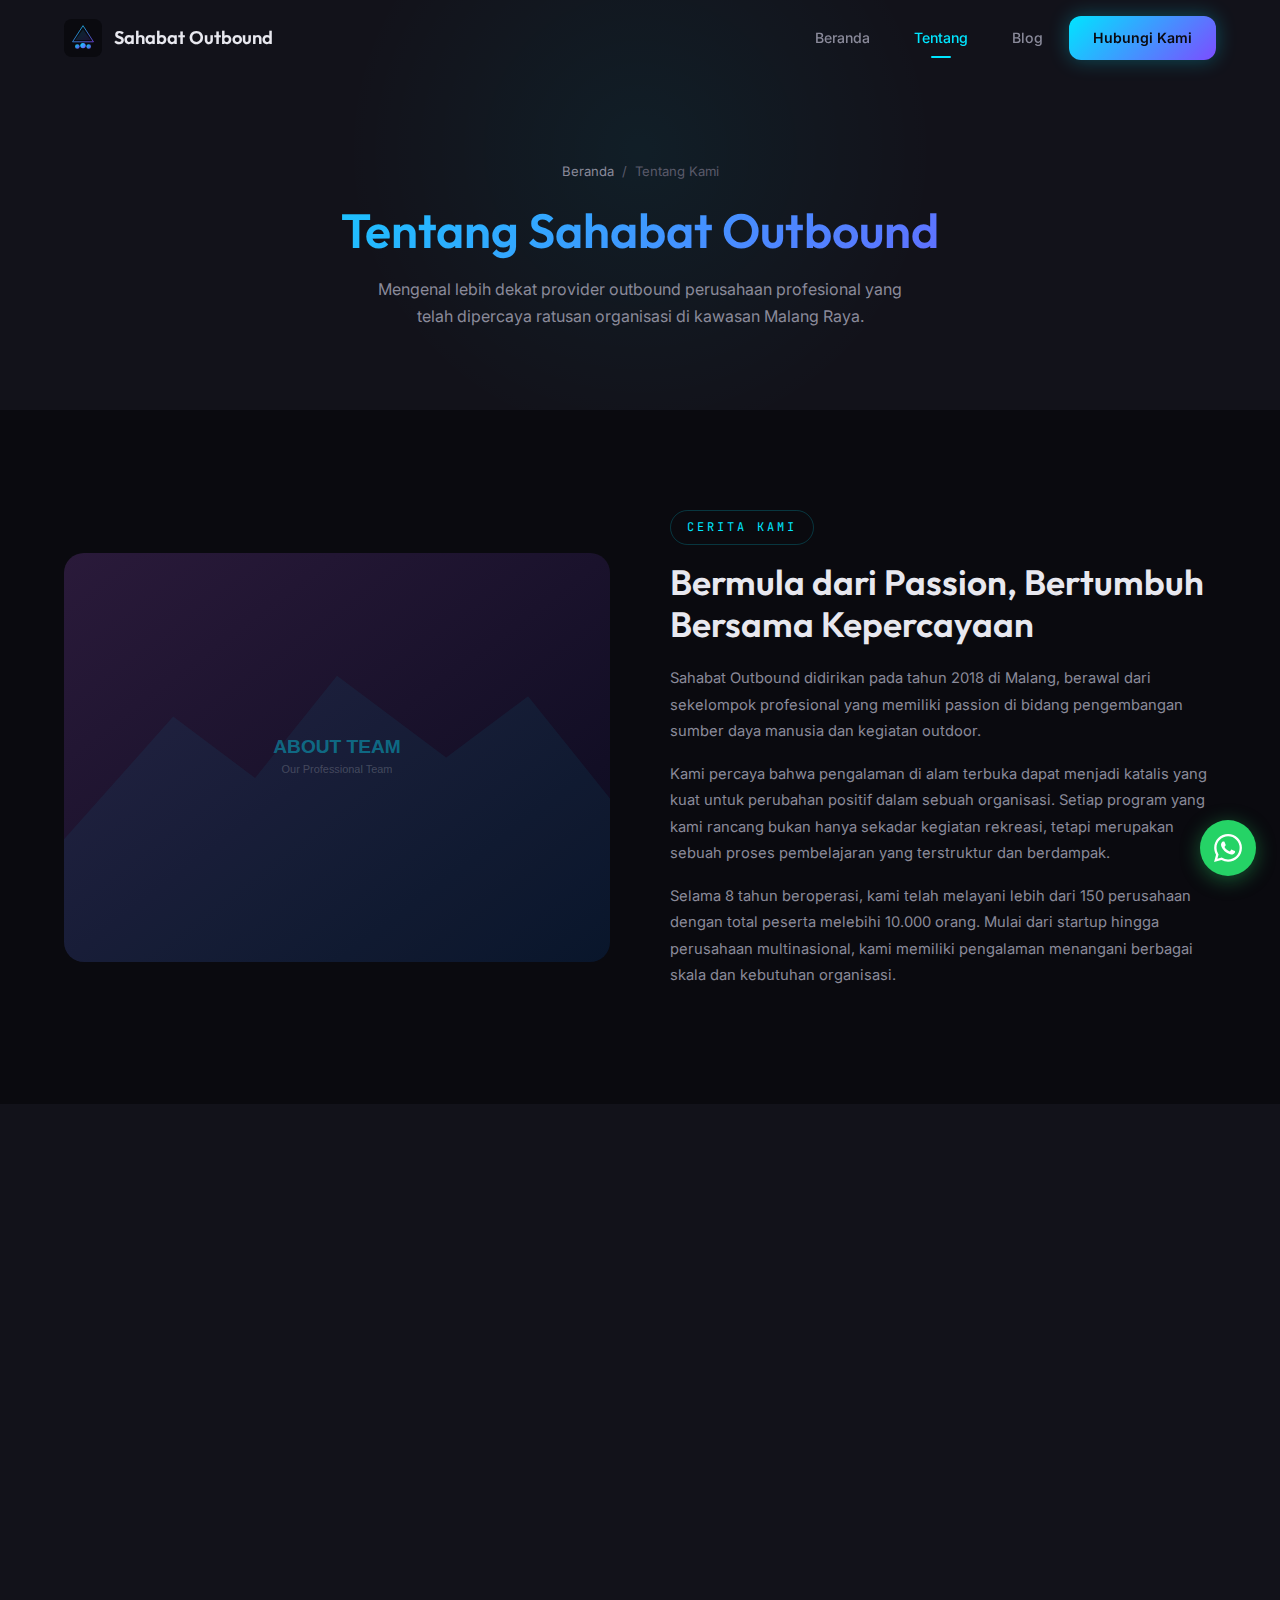
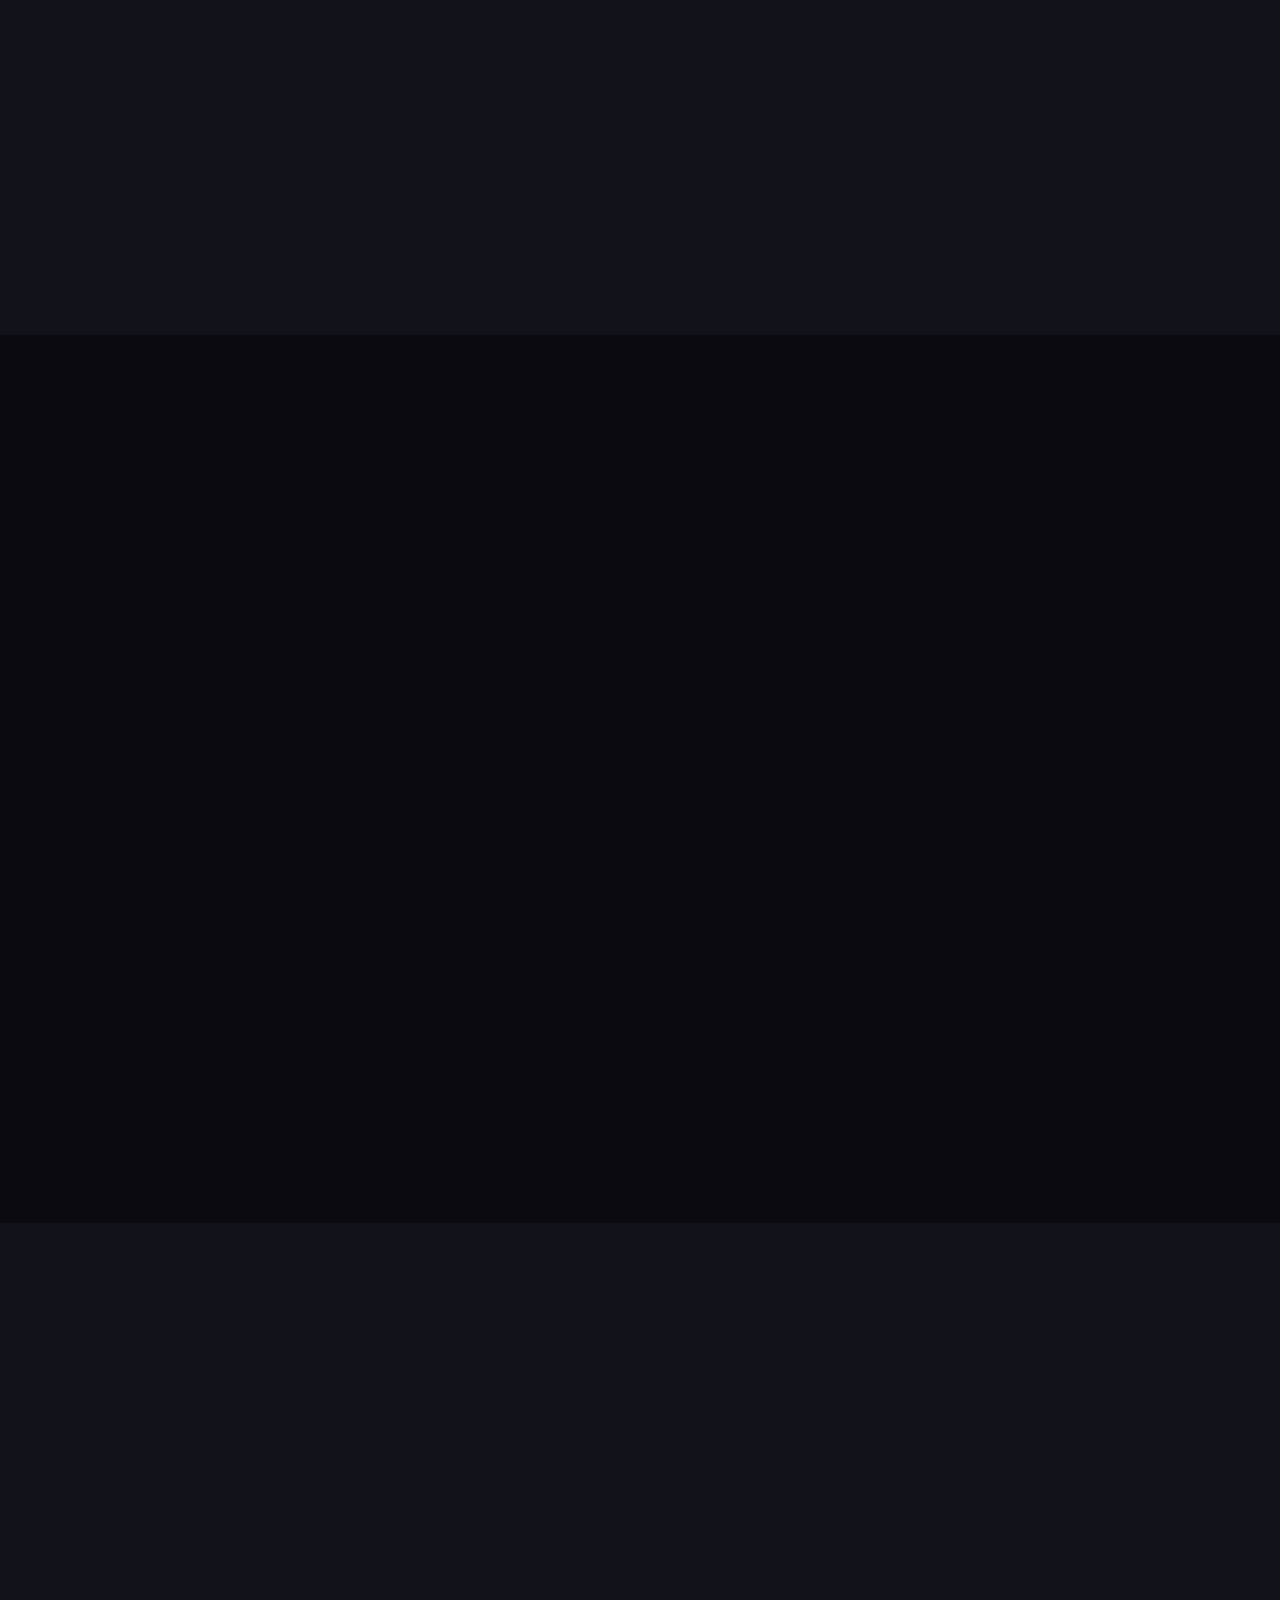
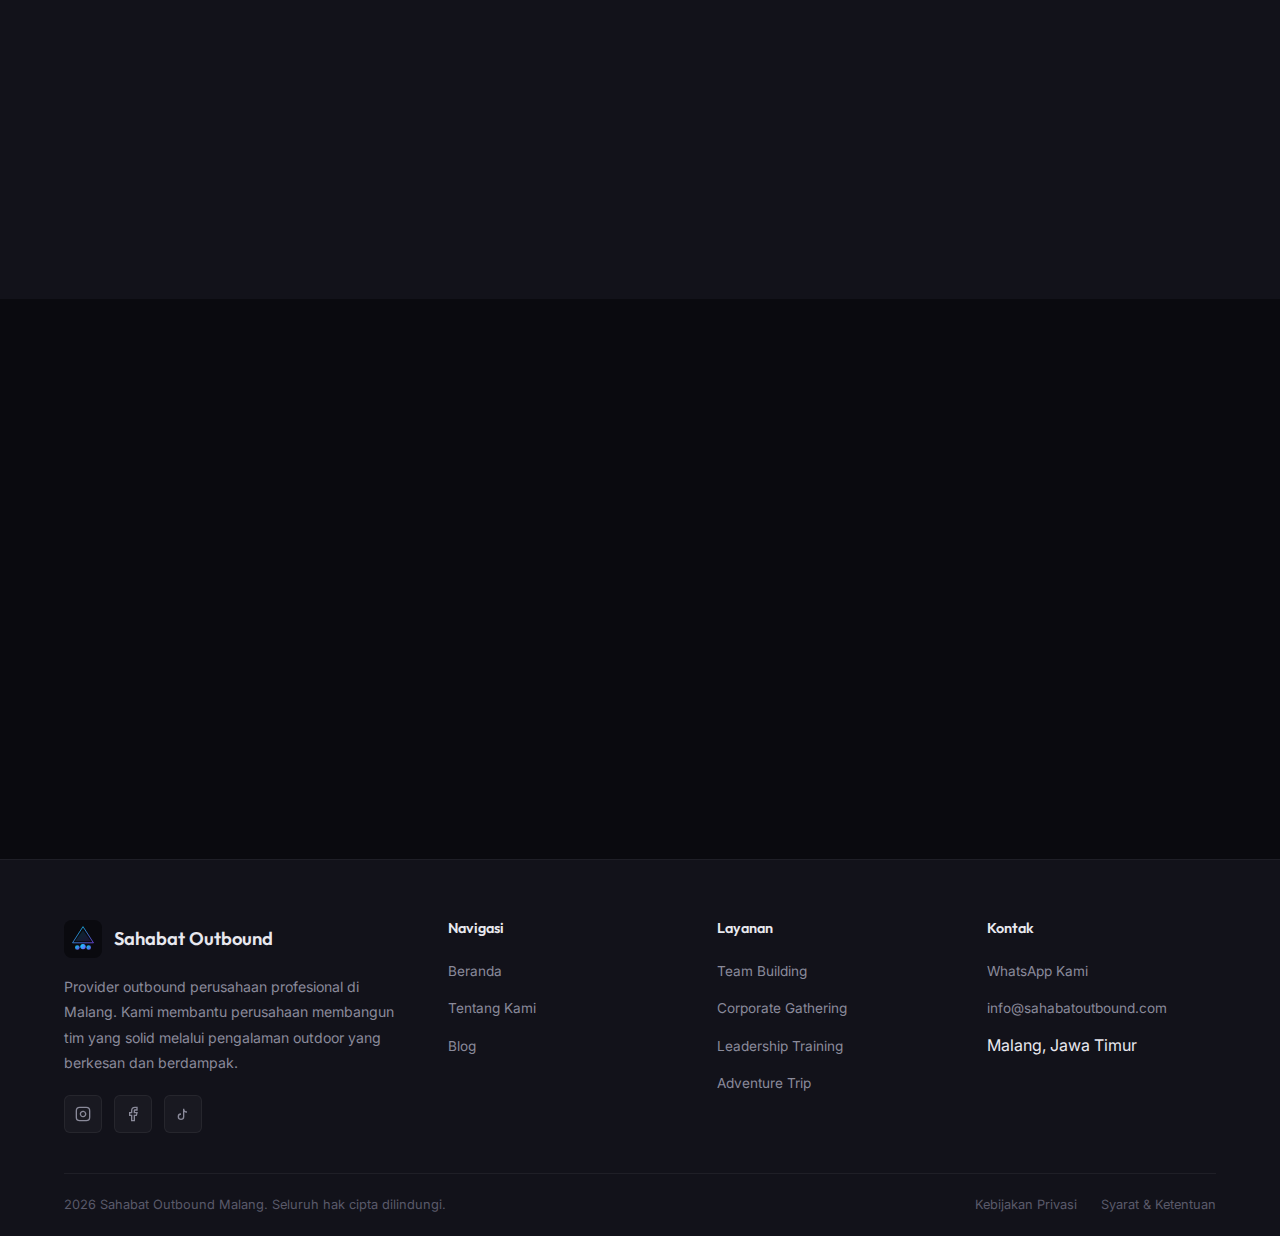
<file: about.html>
<!DOCTYPE html>
<html lang="id" dir="ltr">

<head>
    <!-- Meta Charset & Viewport -->
    <meta charset="UTF-8">
    <meta name="viewport" content="width=device-width, initial-scale=1.0, maximum-scale=5.0">
    <meta http-equiv="X-UA-Compatible" content="IE=edge">

    <!-- Primary Meta -->
    <title>Tentang Sahabat Outbound Malang - Provider Outbound Perusahaan Profesional</title>
    <meta name="description"
        content="Kenali lebih dekat Sahabat Outbound Malang, provider outbound perusahaan profesional dengan pengalaman 8 tahun melayani lebih dari 150 perusahaan di kawasan Malang Raya.">
    <meta name="keywords"
        content="tentang sahabat outbound, provider outbound malang, profil outbound malang, tim outbound profesional, sejarah outbound malang">
    <meta name="author" content="Sahabat Outbound Malang">
    <meta name="robots" content="index, follow, max-snippet:-1, max-image-preview:large, max-video-preview:-1">
    <link rel="canonical" href="https://sahabatoutbound.com/about.html">

    <!-- OpenGraph -->
    <meta property="og:type" content="website">
    <meta property="og:site_name" content="Sahabat Outbound Malang">
    <meta property="og:title" content="Tentang Sahabat Outbound Malang - Provider Outbound Profesional">
    <meta property="og:description"
        content="Provider outbound perusahaan profesional di Malang dengan instruktur bersertifikat dan 8 tahun pengalaman.">
    <meta property="og:url" content="https://sahabatoutbound.com/about.html">
    <meta property="og:image" content="https://sahabatoutbound.com/assets/og-image.svg">
    <meta property="og:image:width" content="1200">
    <meta property="og:image:height" content="630">
    <meta property="og:image:alt" content="Tim Sahabat Outbound Malang">
    <meta property="og:locale" content="id_ID">

    <!-- Twitter Card -->
    <meta name="twitter:card" content="summary_large_image">
    <meta name="twitter:title" content="Tentang Sahabat Outbound Malang - Provider Outbound Profesional">
    <meta name="twitter:description"
        content="Provider outbound perusahaan profesional di Malang dengan instruktur bersertifikat.">
    <meta name="twitter:image" content="https://sahabatoutbound.com/assets/og-image.svg">

    <!-- Favicon -->
    <link rel="icon" type="image/svg+xml" sizes="32x32" href="assets/favicon-32x32.svg">
    <link rel="icon" type="image/svg+xml" sizes="16x16" href="assets/favicon-16x16.svg">
    <link rel="apple-touch-icon" sizes="180x180" href="assets/apple-touch-icon.svg">
    <link rel="manifest" href="site.webmanifest">
    <meta name="theme-color" content="#0a0a0f">
    <meta name="msapplication-TileColor" content="#0a0a0f">

    <!-- Preconnect & Fonts -->
    <link rel="preconnect" href="https://fonts.googleapis.com">
    <link rel="preconnect" href="https://fonts.gstatic.com" crossorigin>
    <link
        href="https://fonts.googleapis.com/css2?family=Inter:wght@400;500;600;700&family=Outfit:wght@500;600;700&family=JetBrains+Mono:wght@400;500&display=swap"
        rel="stylesheet">

    <!-- Stylesheet -->
    <link rel="stylesheet" href="styles.css">

    <!-- AEO/GEO: JSON-LD Structured Data -->
    <script type="application/ld+json">
  {
    "@context": "https://schema.org",
    "@graph": [
      {
        "@type": "WebPage",
        "name": "Tentang Sahabat Outbound Malang",
        "url": "https://sahabatoutbound.com/about.html",
        "description": "Profil Sahabat Outbound Malang, provider outbound perusahaan profesional di Malang Raya",
        "isPartOf": {
          "@type": "WebSite",
          "name": "Sahabat Outbound Malang",
          "url": "https://sahabatoutbound.com/"
        },
        "breadcrumb": {
          "@type": "BreadcrumbList",
          "itemListElement": [
            {
              "@type": "ListItem",
              "position": 1,
              "name": "Beranda",
              "item": "https://sahabatoutbound.com/"
            },
            {
              "@type": "ListItem",
              "position": 2,
              "name": "Tentang Kami",
              "item": "https://sahabatoutbound.com/about.html"
            }
          ]
        }
      },
      {
        "@type": "Organization",
        "name": "Sahabat Outbound Malang",
        "url": "https://sahabatoutbound.com/",
        "logo": "https://sahabatoutbound.com/assets/logo.svg",
        "description": "Provider outbound perusahaan profesional di Malang dengan pengalaman 8 tahun.",
        "foundingDate": "2018",
        "foundingLocation": {
          "@type": "Place",
          "name": "Malang, Jawa Timur"
        },
        "areaServed": {
          "@type": "City",
          "name": "Malang"
        },
        "contactPoint": {
          "@type": "ContactPoint",
          "telephone": "+6281234567890",
          "contactType": "customer service",
          "availableLanguage": "Indonesian"
        },
        "sameAs": [
          "https://instagram.com/",
          "https://facebook.com/",
          "https://tiktok.com/"
        ]
      }
    ]
  }
  </script>
</head>

<body>
    <!-- Page Loader -->
    <div class="page-loader" aria-hidden="true">
        <div class="loader-spinner"></div>
    </div>

    <!-- Nav Overlay (Mobile) -->
    <div class="nav-overlay" aria-hidden="true"></div>

    <!-- Navbar -->
    <nav class="navbar" id="navbar" role="navigation" aria-label="Navigasi utama">
        <div class="container">
            <a href="index.html" class="navbar-logo" aria-label="Sahabat Outbound - Beranda">
                <img src="assets/logo.svg" alt="Logo Sahabat Outbound Malang" width="38" height="38" loading="eager">
                <span>Sahabat Outbound</span>
            </a>
            <div class="nav-links" id="nav-links">
                <a href="index.html">Beranda</a>
                <a href="about.html" class="active">Tentang</a>
                <a href="blog.html">Blog</a>
                <a href="#" class="nav-cta" data-wa
                    data-wa-message="Halo Sahabat Outbound, saya ingin konsultasi mengenai program outbound untuk perusahaan kami.">Hubungi
                    Kami</a>
            </div>
            <button class="menu-toggle" id="menu-toggle" aria-label="Toggle menu navigasi" aria-expanded="false">
                <span></span>
                <span></span>
                <span></span>
            </button>
        </div>
    </nav>

    <main>
        <!-- Page Header -->
        <section class="page-header" id="about-header">
            <div class="container">
                <div class="breadcrumb" aria-label="Breadcrumb">
                    <a href="index.html">Beranda</a>
                    <span class="sep">/</span>
                    <span>Tentang Kami</span>
                </div>
                <h1>Tentang Sahabat Outbound</h1>
                <p>Mengenal lebih dekat provider outbound perusahaan profesional yang telah dipercaya ratusan organisasi
                    di kawasan Malang Raya.</p>
            </div>
        </section>

        <!-- Story Section -->
        <section class="about-story" id="cerita-kami">
            <div class="container">
                <div class="about-story-grid">
                    <div class="about-story-image reveal">
                        <img src="assets/about-team.svg" alt="Tim Sahabat Outbound Malang" width="600" height="450"
                            loading="lazy">
                    </div>
                    <div class="about-story-content reveal">
                        <span class="section-label">Cerita Kami</span>
                        <h2>Bermula dari Passion, Bertumbuh Bersama Kepercayaan</h2>
                        <p>Sahabat Outbound didirikan pada tahun 2018 di Malang, berawal dari sekelompok profesional
                            yang memiliki passion di bidang pengembangan sumber daya manusia dan kegiatan outdoor.</p>
                        <p>Kami percaya bahwa pengalaman di alam terbuka dapat menjadi katalis yang kuat untuk perubahan
                            positif dalam sebuah organisasi. Setiap program yang kami rancang bukan hanya sekadar
                            kegiatan rekreasi, tetapi merupakan sebuah proses pembelajaran yang terstruktur dan
                            berdampak.</p>
                        <p>Selama 8 tahun beroperasi, kami telah melayani lebih dari 150 perusahaan dengan total peserta
                            melebihi 10.000 orang. Mulai dari startup hingga perusahaan multinasional, kami memiliki
                            pengalaman menangani berbagai skala dan kebutuhan organisasi.</p>
                    </div>
                </div>
            </div>
        </section>

        <!-- Vision & Mission -->
        <section class="vision-mission" id="visi-misi">
            <div class="container">
                <div class="section-header reveal">
                    <span class="section-label">Visi & Misi</span>
                    <h2 class="section-title">Fondasi yang Menggerakkan Kami</h2>
                    <p class="section-desc">Nilai-nilai yang menjadi landasan dalam setiap program dan layanan yang kami
                        berikan.</p>
                </div>
                <div class="vm-grid">
                    <div class="vm-card reveal">
                        <h3>Visi</h3>
                        <p>Menjadi provider outbound terdepan di Malang Raya yang dikenal karena inovasi program,
                            profesionalisme tim, dan dampak positif yang nyata bagi setiap organisasi yang kami layani.
                        </p>
                    </div>
                    <div class="vm-card reveal">
                        <h3>Misi</h3>
                        <ul>
                            <li>Merancang program outbound yang relevan dengan kebutuhan spesifik setiap perusahaan</li>
                            <li>Menghadirkan instruktur bersertifikat dan berpengalaman di setiap kegiatan</li>
                            <li>Menerapkan standar keamanan tertinggi dalam setiap aktivitas outdoor</li>
                            <li>Terus berinovasi dalam metode dan pendekatan pengembangan tim</li>
                            <li>Memberikan layanan yang melebihi ekspektasi klien di setiap kesempatan</li>
                        </ul>
                    </div>
                </div>
            </div>
        </section>

        <!-- Team Section -->
        <section class="team" id="tim-kami">
            <div class="container">
                <div class="section-header reveal">
                    <span class="section-label">Tim Kami</span>
                    <h2 class="section-title">Orang-Orang di Balik Pengalaman Terbaik</h2>
                    <p class="section-desc">Profesional berdedikasi yang memastikan setiap program berjalan sempurna dan
                        berdampak.</p>
                </div>
                <div class="team-grid">
                    <div class="team-card reveal">
                        <div class="team-card-img">
                            <img src="assets/team-1.svg"
                                alt="Rizky Aditya - Founder dan Lead Instructor Sahabat Outbound" width="400"
                                height="400" loading="lazy">
                        </div>
                        <div class="team-card-info">
                            <h3>Rizky Aditya</h3>
                            <p>Founder & Lead Instructor</p>
                        </div>
                    </div>
                    <div class="team-card reveal">
                        <div class="team-card-img">
                            <img src="assets/team-2.svg" alt="Maya Sari - Program Director" width="400" height="400"
                                loading="lazy">
                        </div>
                        <div class="team-card-info">
                            <h3>Maya Sari</h3>
                            <p>Program Director</p>
                        </div>
                    </div>
                    <div class="team-card reveal">
                        <div class="team-card-img">
                            <img src="assets/team-3.svg" alt="Fajar Nugroho - Safety & Operations Manager" width="400"
                                height="400" loading="lazy">
                        </div>
                        <div class="team-card-info">
                            <h3>Fajar Nugroho</h3>
                            <p>Safety & Operations Manager</p>
                        </div>
                    </div>
                </div>
            </div>
        </section>

        <!-- Values Section -->
        <section class="values" id="nilai-kami">
            <div class="container">
                <div class="section-header reveal">
                    <span class="section-label">Nilai Kami</span>
                    <h2 class="section-title">Prinsip yang Kami Pegang</h2>
                    <p class="section-desc">Empat pilar utama yang membentuk identitas dan standar layanan Sahabat
                        Outbound.</p>
                </div>
                <div class="values-grid">
                    <div class="value-card reveal">
                        <div class="value-icon">
                            <svg width="24" height="24" viewBox="0 0 24 24" fill="none" stroke="currentColor"
                                stroke-width="2">
                                <path d="M12 22s8-4 8-10V5l-8-3-8 3v7c0 6 8 10 8 10z"></path>
                            </svg>
                        </div>
                        <h3>Keamanan</h3>
                        <p>Standar keamanan tertinggi di setiap kegiatan dengan protokol yang ketat dan tim medis
                            standby.</p>
                    </div>
                    <div class="value-card reveal">
                        <div class="value-icon">
                            <svg width="24" height="24" viewBox="0 0 24 24" fill="none" stroke="currentColor"
                                stroke-width="2">
                                <polygon
                                    points="12 2 15.09 8.26 22 9.27 17 14.14 18.18 21.02 12 17.77 5.82 21.02 7 14.14 2 9.27 8.91 8.26 12 2">
                                </polygon>
                            </svg>
                        </div>
                        <h3>Profesionalisme</h3>
                        <p>Instruktur bersertifikat dan berpengalaman yang memahami dinamika organisasi modern.</p>
                    </div>
                    <div class="value-card reveal">
                        <div class="value-icon">
                            <svg width="24" height="24" viewBox="0 0 24 24" fill="none" stroke="currentColor"
                                stroke-width="2">
                                <circle cx="12" cy="12" r="10"></circle>
                                <line x1="2" y1="12" x2="22" y2="12"></line>
                                <path
                                    d="M12 2a15.3 15.3 0 014 10 15.3 15.3 0 01-4 10 15.3 15.3 0 01-4-10 15.3 15.3 0 014-10z">
                                </path>
                            </svg>
                        </div>
                        <h3>Inovasi</h3>
                        <p>Terus mengembangkan metode dan program baru yang relevan dengan perkembangan zaman.</p>
                    </div>
                    <div class="value-card reveal">
                        <div class="value-icon">
                            <svg width="24" height="24" viewBox="0 0 24 24" fill="none" stroke="currentColor"
                                stroke-width="2">
                                <path d="M17 21v-2a4 4 0 00-4-4H5a4 4 0 00-4 4v2"></path>
                                <circle cx="9" cy="7" r="4"></circle>
                                <path d="M23 21v-2a4 4 0 00-3-3.87"></path>
                                <path d="M16 3.13a4 4 0 010 7.75"></path>
                            </svg>
                        </div>
                        <h3>Kolaborasi</h3>
                        <p>Menjalin hubungan partnership jangka panjang yang saling menguntungkan dengan setiap klien.
                        </p>
                    </div>
                </div>
            </div>
        </section>

        <!-- CTA Section -->
        <section class="cta-section" id="cta">
            <div class="container">
                <div class="cta-box reveal">
                    <h2>Ingin Tahu Lebih Banyak tentang Kami?</h2>
                    <p>Hubungi tim kami untuk berdiskusi mengenai program outbound yang tepat untuk perusahaan Anda.
                        Konsultasi pertama selalu gratis.</p>
                    <div class="cta-actions">
                        <a href="#" class="btn btn-primary" data-wa
                            data-wa-message="Halo Sahabat Outbound, saya ingin mengetahui lebih lanjut tentang tim dan layanan kalian. Bisa ceritakan?">
                            Hubungi Kami Sekarang
                        </a>
                        <a href="blog.html" class="btn btn-outline">Baca Blog Kami</a>
                    </div>
                </div>
            </div>
        </section>
    </main>

    <!-- Footer -->
    <footer class="footer" id="footer" role="contentinfo">
        <div class="container">
            <div class="footer-grid">
                <div class="footer-brand">
                    <a href="index.html" class="navbar-logo">
                        <img src="assets/logo.svg" alt="Logo Sahabat Outbound" width="38" height="38" loading="lazy">
                        <span>Sahabat Outbound</span>
                    </a>
                    <p>Provider outbound perusahaan profesional di Malang. Kami membantu perusahaan membangun tim yang
                        solid melalui pengalaman outdoor yang berkesan dan berdampak.</p>
                    <div class="footer-social">
                        <a href="https://instagram.com/" target="_blank" rel="noopener noreferrer"
                            aria-label="Instagram Sahabat Outbound">
                            <svg width="16" height="16" viewBox="0 0 24 24" fill="none" stroke="currentColor"
                                stroke-width="2">
                                <rect x="2" y="2" width="20" height="20" rx="5" ry="5"></rect>
                                <path d="M16 11.37A4 4 0 1112.63 8 4 4 0 0116 11.37z"></path>
                                <line x1="17.5" y1="6.5" x2="17.51" y2="6.5"></line>
                            </svg>
                        </a>
                        <a href="https://facebook.com/" target="_blank" rel="noopener noreferrer"
                            aria-label="Facebook Sahabat Outbound">
                            <svg width="16" height="16" viewBox="0 0 24 24" fill="none" stroke="currentColor"
                                stroke-width="2">
                                <path d="M18 2h-3a5 5 0 00-5 5v3H7v4h3v8h4v-8h3l1-4h-4V7a1 1 0 011-1h3z"></path>
                            </svg>
                        </a>
                        <a href="https://tiktok.com/" target="_blank" rel="noopener noreferrer"
                            aria-label="TikTok Sahabat Outbound">
                            <svg width="16" height="16" viewBox="0 0 24 24" fill="none" stroke="currentColor"
                                stroke-width="2">
                                <path d="M9 12a4 4 0 104 4V4a5 5 0 005 5"></path>
                            </svg>
                        </a>
                    </div>
                </div>
                <div class="footer-col">
                    <h4>Navigasi</h4>
                    <ul>
                        <li><a href="index.html">Beranda</a></li>
                        <li><a href="about.html">Tentang Kami</a></li>
                        <li><a href="blog.html">Blog</a></li>
                    </ul>
                </div>
                <div class="footer-col">
                    <h4>Layanan</h4>
                    <ul>
                        <li><a href="index.html#layanan">Team Building</a></li>
                        <li><a href="index.html#layanan">Corporate Gathering</a></li>
                        <li><a href="index.html#layanan">Leadership Training</a></li>
                        <li><a href="index.html#layanan">Adventure Trip</a></li>
                    </ul>
                </div>
                <div class="footer-col">
                    <h4>Kontak</h4>
                    <ul>
                        <li><a href="#" data-wa>WhatsApp Kami</a></li>
                        <li><a href="mailto:info@sahabatoutbound.com">info@sahabatoutbound.com</a></li>
                        <li>Malang, Jawa Timur</li>
                    </ul>
                </div>
            </div>
            <div class="footer-bottom">
                <p>2026 Sahabat Outbound Malang. Seluruh hak cipta dilindungi.</p>
                <div class="footer-bottom-links">
                    <a href="#">Kebijakan Privasi</a>
                    <a href="#">Syarat & Ketentuan</a>
                </div>
            </div>
        </div>
    </footer>

    <!-- Floating WhatsApp -->
    <a class="float-wa" aria-label="Hubungi kami via WhatsApp" role="button" tabindex="0">
        <svg viewBox="0 0 24 24">
            <path
                d="M17.472 14.382c-.297-.149-1.758-.867-2.03-.967-.273-.099-.471-.148-.67.15-.197.297-.767.966-.94 1.164-.173.199-.347.223-.644.075-.297-.15-1.255-.463-2.39-1.475-.883-.788-1.48-1.761-1.653-2.059-.173-.297-.018-.458.13-.606.134-.133.298-.347.446-.52.149-.174.198-.298.298-.497.099-.198.05-.371-.025-.52-.075-.149-.669-1.612-.916-2.207-.242-.579-.487-.5-.669-.51-.173-.008-.371-.01-.57-.01-.198 0-.52.074-.792.372-.272.297-1.04 1.016-1.04 2.479 0 1.462 1.065 2.875 1.213 3.074.149.198 2.096 3.2 5.077 4.487.709.306 1.262.489 1.694.625.712.227 1.36.195 1.871.118.571-.085 1.758-.719 2.006-1.413.248-.694.248-1.289.173-1.413-.074-.124-.272-.198-.57-.347m-5.421 7.403h-.004a9.87 9.87 0 01-5.031-1.378l-.361-.214-3.741.982.998-3.648-.235-.374a9.86 9.86 0 01-1.51-5.26c.001-5.45 4.436-9.884 9.888-9.884 2.64 0 5.122 1.03 6.988 2.898a9.825 9.825 0 012.893 6.994c-.003 5.45-4.437 9.884-9.885 9.884m8.413-18.297A11.815 11.815 0 0012.05 0C5.495 0 .16 5.335.157 11.892c0 2.096.547 4.142 1.588 5.945L.057 24l6.305-1.654a11.882 11.882 0 005.683 1.448h.005c6.554 0 11.89-5.335 11.893-11.893a11.821 11.821 0 00-3.48-8.413z" />
        </svg>
    </a>

    <!-- Back to Top -->
    <button class="back-to-top" aria-label="Kembali ke atas">
        <svg viewBox="0 0 24 24">
            <polyline points="18 15 12 9 6 15"></polyline>
        </svg>
    </button>

    <!-- Script -->
    <script src="script.js"></script>
</body>

</html>
</file>
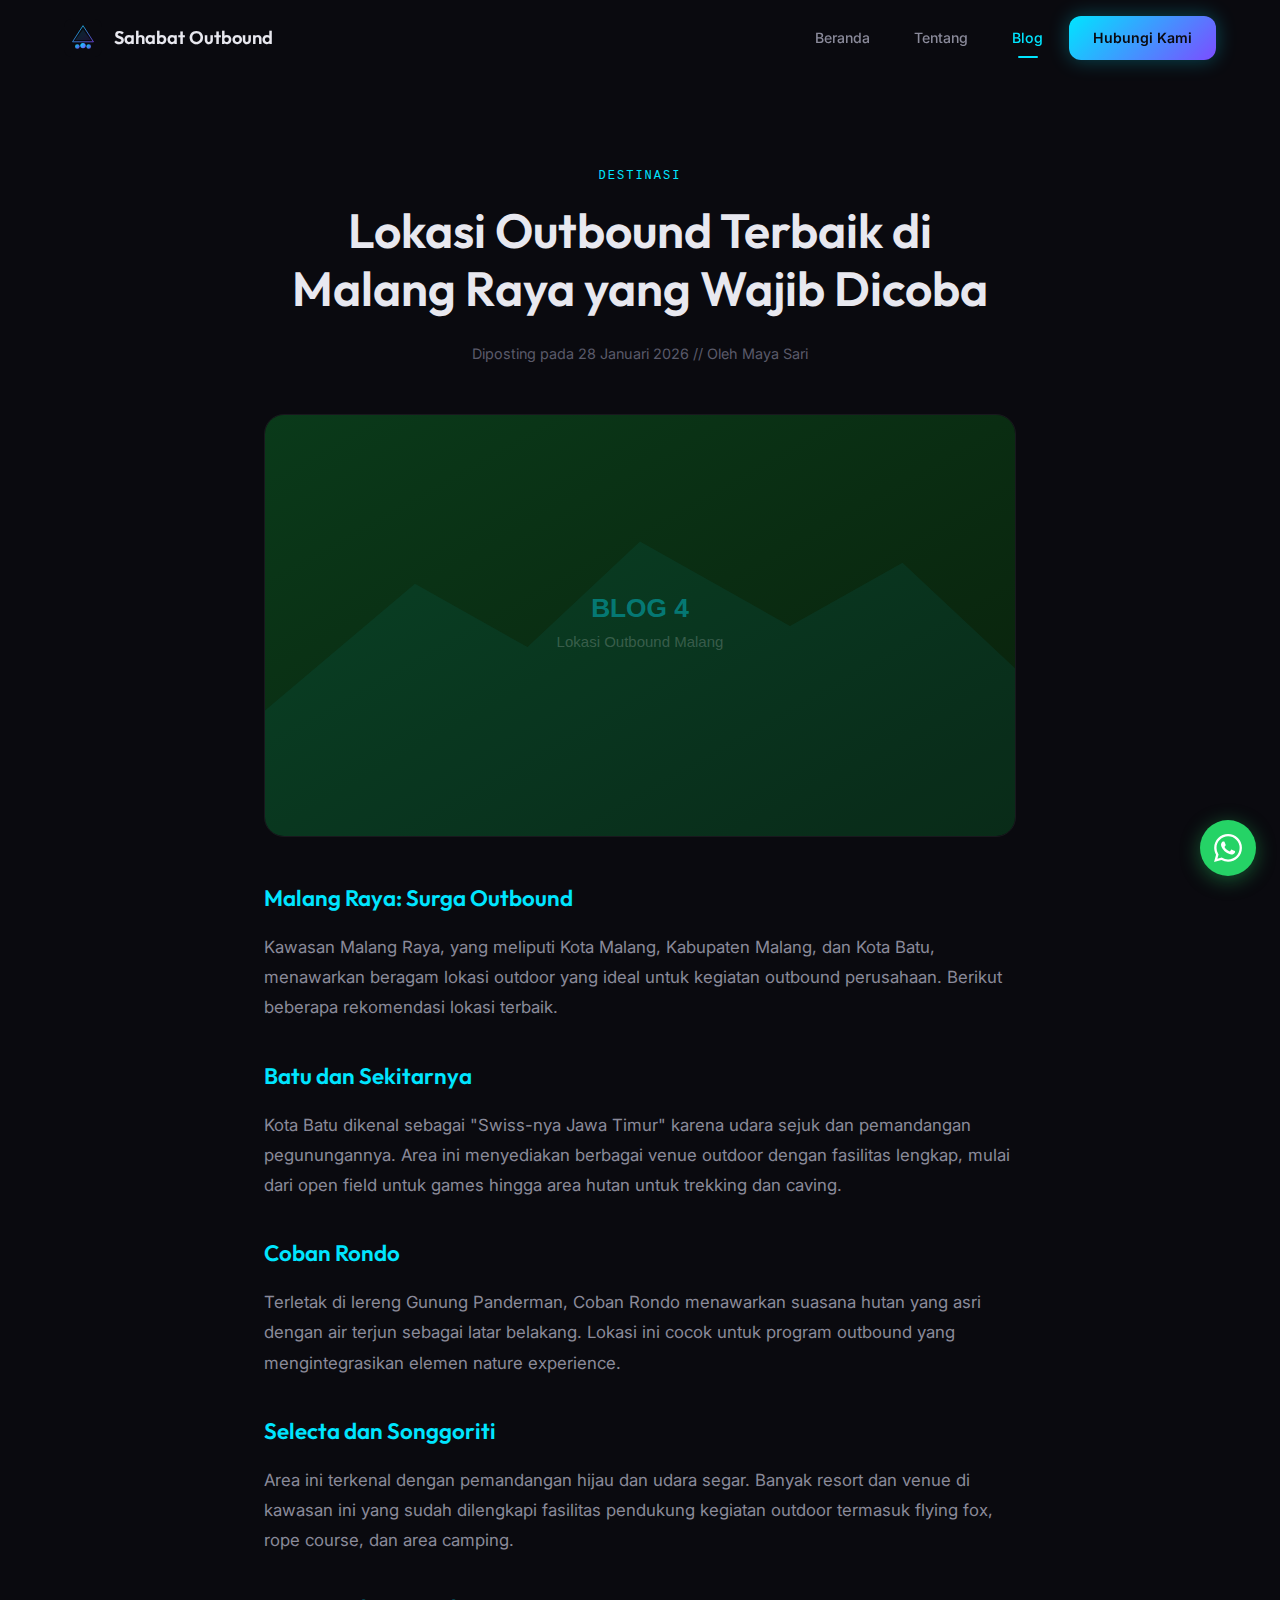
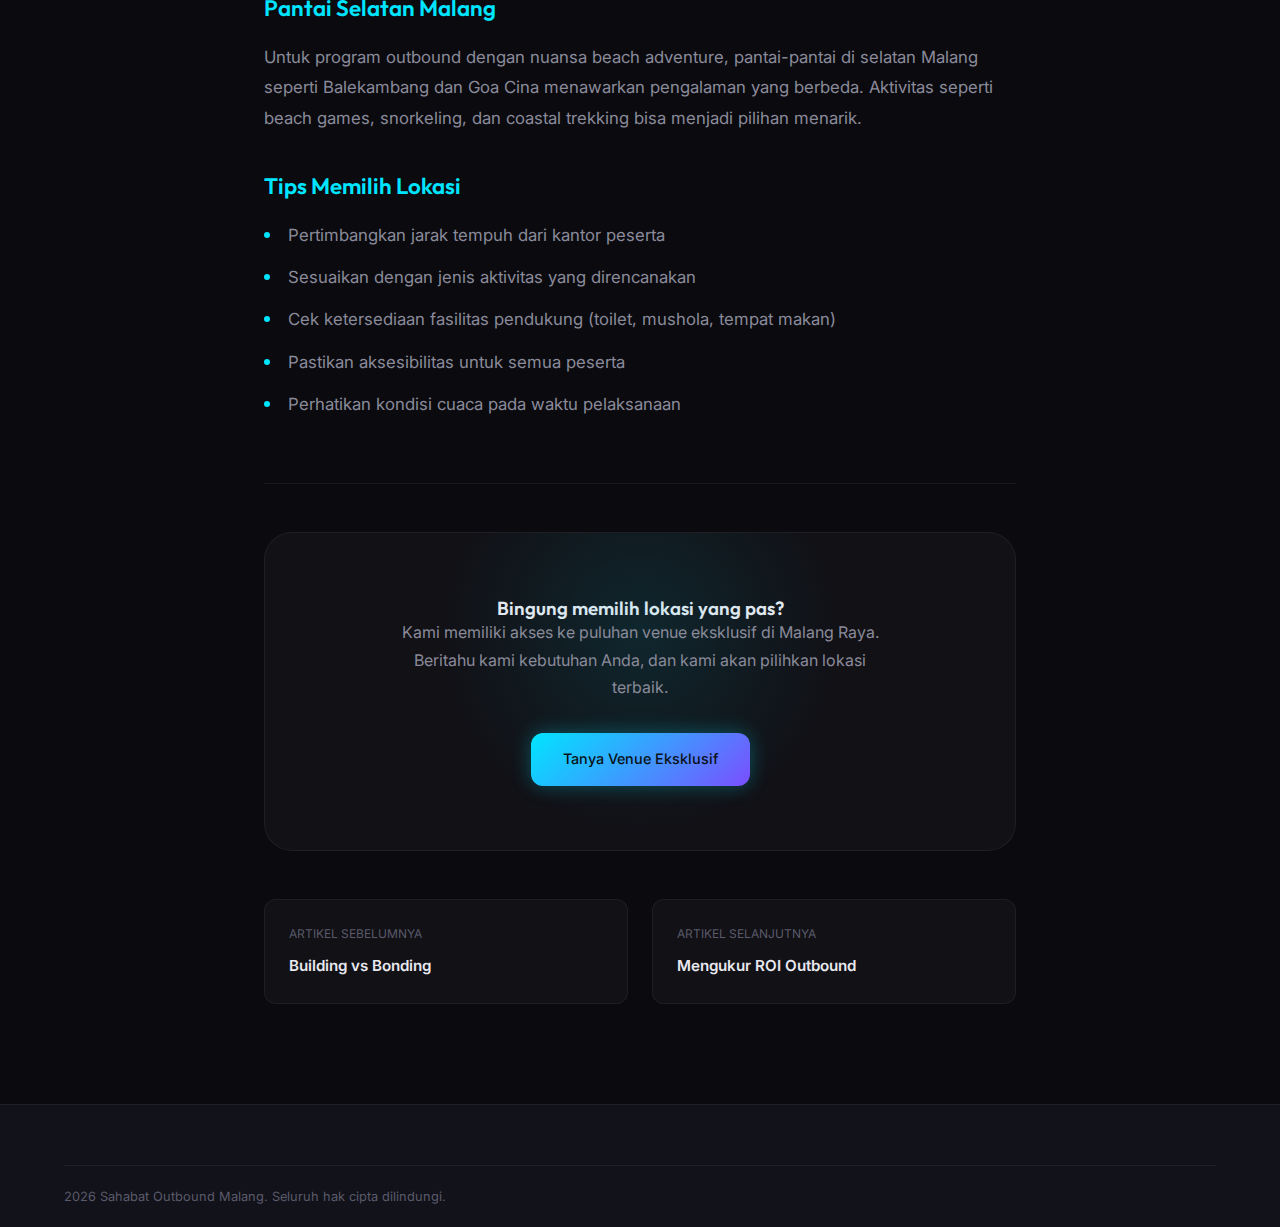
<file: blog-lokasi-outbound-malang-raya.html>
<!DOCTYPE html>
<html lang="id" dir="ltr">

<head>
    <meta charset="UTF-8">
    <meta name="viewport" content="width=device-width, initial-scale=1.0">
    <title>Lokasi Outbound Terbaik di Malang Raya yang Wajib Dicoba - Sahabat Outbound Malang</title>
    <meta name="description"
        content="Rekomendasi lokasi outbound terbaik di kawasan Malang Raya, mulai dari pegunungan Batu hingga pantai selatan Malang.">

    <meta property="og:type" content="article">
    <meta property="og:title" content="Lokasi Outbound Terbaik di Malang Raya yang Wajib Dicoba">
    <meta property="og:description"
        content="Rekomendasi lokasi outbound terbaik di kawasan Malang Raya, mulai dari pegunungan Batu hingga pantai selatan Malang.">
    <meta property="og:image" content="https://sahabatoutbound.com/assets/blog-4.svg">
    <meta property="og:url" content="https://sahabatoutbound.com/blog-lokasi-outbound-malang-raya.html">

    <link rel="icon" type="image/svg+xml" sizes="32x32" href="assets/favicon-32x32.svg">
    <link rel="stylesheet" href="styles.css">
    <link
        href="https://fonts.googleapis.com/css2?family=Inter:wght@400;500;600&family=Outfit:wght@500;600;700&display=swap"
        rel="stylesheet">

    <script type="application/ld+json">
    {
      "@context": "https://schema.org",
      "@type": "BlogPosting",
      "headline": "Lokasi Outbound Terbaik di Malang Raya yang Wajib Dicoba",
      "image": "https://sahabatoutbound.com/assets/blog-4.svg",
      "datePublished": "2026-01-28",
      "author": {
        "@type": "Person",
        "name": "Maya Sari"
      }
    }
    </script>
</head>

<body>
    <div class="page-loader">
        <div class="loader-spinner"></div>
    </div>
    <div class="nav-overlay"></div>

    <nav class="navbar" id="navbar">
        <div class="container">
            <a href="index.html" class="navbar-logo">
                <img src="assets/logo.svg" alt="Logo" width="38" height="38">
                <span>Sahabat Outbound</span>
            </a>
            <div class="nav-links">
                <a href="index.html">Beranda</a>
                <a href="about.html">Tentang</a>
                <a href="blog.html" class="active">Blog</a>
                <a href="#" class="nav-cta" data-wa>Hubungi Kami</a>
            </div>
        </div>
    </nav>

    <main>
        <article class="blog-post-section">
            <div class="container blog-post-container">
                <header class="blog-post-header">
                    <span class="tag">Destinasi</span>
                    <h1>Lokasi Outbound Terbaik di Malang Raya yang Wajib Dicoba</h1>
                    <div class="meta">Diposting pada 28 Januari 2026 // Oleh Maya Sari</div>
                </header>

                <div class="blog-post-featured-img">
                    <img src="assets/blog-4.svg" alt="Lokasi Outbound Malang">
                </div>

                <div class="blog-post-content">
                    <h3>Malang Raya: Surga Outbound</h3>
                    <p>Kawasan Malang Raya, yang meliputi Kota Malang, Kabupaten Malang, dan Kota Batu, menawarkan
                        beragam lokasi outdoor yang ideal untuk kegiatan outbound perusahaan. Berikut beberapa
                        rekomendasi lokasi terbaik.</p>

                    <h3>Batu dan Sekitarnya</h3>
                    <p>Kota Batu dikenal sebagai "Swiss-nya Jawa Timur" karena udara sejuk dan pemandangan
                        pegunungannya. Area ini menyediakan berbagai venue outdoor dengan fasilitas lengkap, mulai dari
                        open field untuk games hingga area hutan untuk trekking dan caving.</p>

                    <h3>Coban Rondo</h3>
                    <p>Terletak di lereng Gunung Panderman, Coban Rondo menawarkan suasana hutan yang asri dengan air
                        terjun sebagai latar belakang. Lokasi ini cocok untuk program outbound yang mengintegrasikan
                        elemen nature experience.</p>

                    <h3>Selecta dan Songgoriti</h3>
                    <p>Area ini terkenal dengan pemandangan hijau dan udara segar. Banyak resort dan venue di kawasan
                        ini yang sudah dilengkapi fasilitas pendukung kegiatan outdoor termasuk flying fox, rope course,
                        dan area camping.</p>

                    <h3>Pantai Selatan Malang</h3>
                    <p>Untuk program outbound dengan nuansa beach adventure, pantai-pantai di selatan Malang seperti
                        Balekambang dan Goa Cina menawarkan pengalaman yang berbeda. Aktivitas seperti beach games,
                        snorkeling, dan coastal trekking bisa menjadi pilihan menarik.</p>

                    <h3>Tips Memilih Lokasi</h3>
                    <ul>
                        <li>Pertimbangkan jarak tempuh dari kantor peserta</li>
                        <li>Sesuaikan dengan jenis aktivitas yang direncanakan</li>
                        <li>Cek ketersediaan fasilitas pendukung (toilet, mushola, tempat makan)</li>
                        <li>Pastikan aksesibilitas untuk semua peserta</li>
                        <li>Perhatikan kondisi cuaca pada waktu pelaksanaan</li>
                    </ul>
                </div>

                <footer class="blog-post-footer">
                    <div class="cta-box">
                        <h3>Bingung memilih lokasi yang pas?</h3>
                        <p>Kami memiliki akses ke puluhan venue eksklusif di Malang Raya. Beritahu kami kebutuhan Anda,
                            dan kami akan pilihkan lokasi terbaik.</p>
                        <a href="#" class="btn btn-primary" data-wa
                            data-wa-message="Halo, saya butuh rekomendasi lokasi outbound di Malang untuk grup saya.">Tanya
                            Venue Eksklusif</a>
                    </div>

                    <div class="blog-post-nav">
                        <a href="blog-team-building-vs-bonding.html" class="prev">
                            <span class="nav-label">Artikel Sebelumnya</span>
                            <span class="nav-title">Building vs Bonding</span>
                        </a>
                        <a href="blog-roi-outbound-perusahaan.html" class="next">
                            <span class="nav-label">Artikel Selanjutnya</span>
                            <span class="nav-title">Mengukur ROI Outbound</span>
                        </a>
                    </div>
                </footer>
            </div>
        </article>
    </main>

    <footer class="footer">
        <div class="container">
            <div class="footer-bottom">
                <p>2026 Sahabat Outbound Malang. Seluruh hak cipta dilindungi.</p>
            </div>
        </div>
    </footer>

    <a class="float-wa" aria-label="WhatsApp"><svg viewBox="0 0 24 24">
            <path
                d="M17.472 14.382c-.297-.149-1.758-.867-2.03-.967-.273-.099-.471-.148-.67.15-.197.297-.767.966-.94 1.164-.173.199-.347.223-.644.075-.297-.15-1.255-.463-2.39-1.475-.883-.788-1.48-1.761-1.653-2.059-.173-.297-.018-.458.13-.606.134-.133.298-.347.446-.52.149-.174.198-.298.298-.497.099-.198.05-.371-.025-.52-.075-.149-.669-1.612-.916-2.207-.242-.579-.487-.5-.669-.51-.173-.008-.371-.01-.57-.01-.198 0-.52.074-.792.372-.272.297-1.04 1.016-1.04 2.479 0 1.462 1.065 2.875 1.213 3.074.149.198 2.096 3.2 5.077 4.487.709.306 1.262.489 1.694.625.712.227 1.36.195 1.871.118.571-.085 1.758-.719 2.006-1.413.248-.694.248-1.289.173-1.413-.074-.124-.272-.198-.57-.347m-5.421 7.403h-.004a9.87 9.87 0 01-5.031-1.378l-.361-.214-3.741.982.998-3.648-.235-.374a9.86 9.86 0 01-1.51-5.26c.001-5.45 4.436-9.884 9.888-9.884 2.64 0 5.122 1.03 6.988 2.898a9.825 9.825 0 012.893 6.994c-.003 5.45-4.437 9.884-9.885 9.884m8.413-18.297A11.815 11.815 0 0012.05 0C5.495 0 .16 5.335.157 11.892c0 2.096.547 4.142 1.588 5.945L.057 24l6.305-1.654a11.882 11.882 0 005.683 1.448h.005c6.554 0 11.89-5.335 11.893-11.893a11.821 11.821 0 00-3.48-8.413z" />
        </svg></a>
    <button class="back-to-top"><svg viewBox="0 0 24 24">
            <polyline points="18 15 12 9 6 15"></polyline>
        </svg></button>
    <script src="script.js"></script>
</body>

</html>
</file>
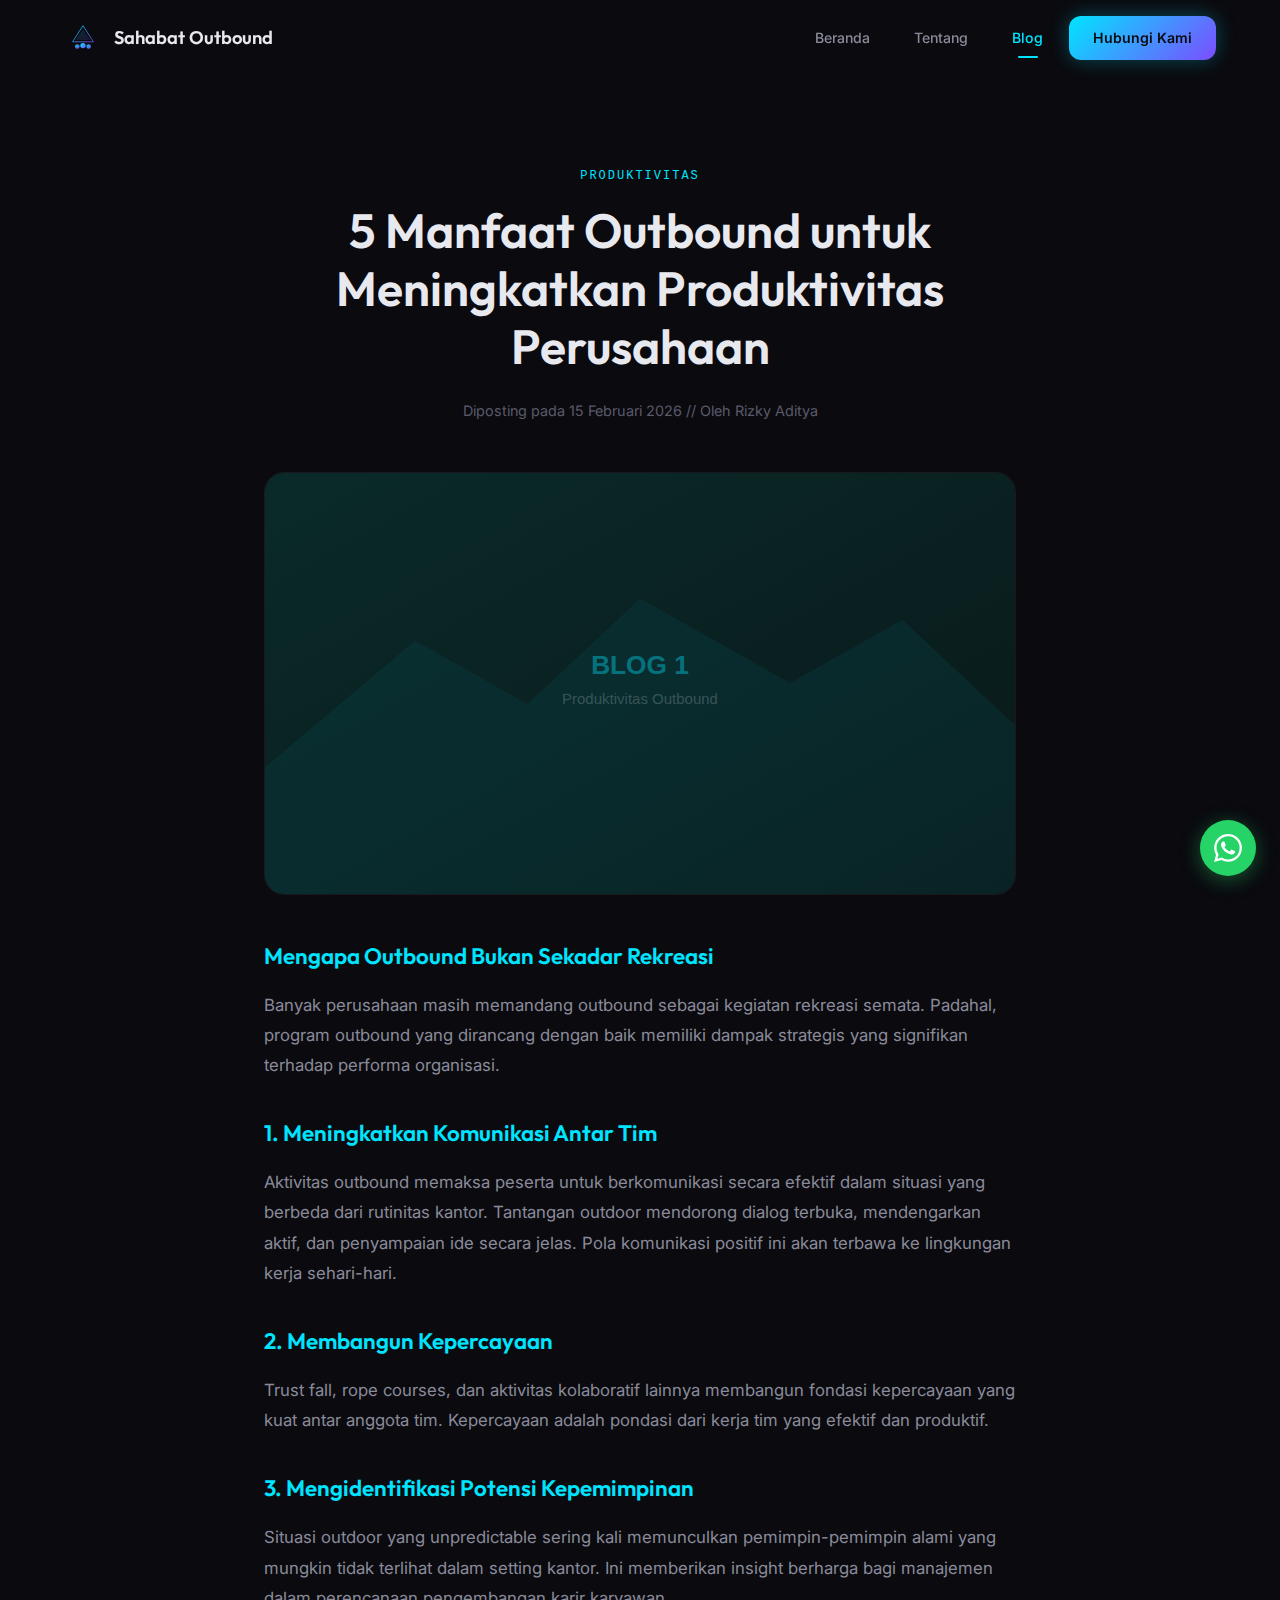
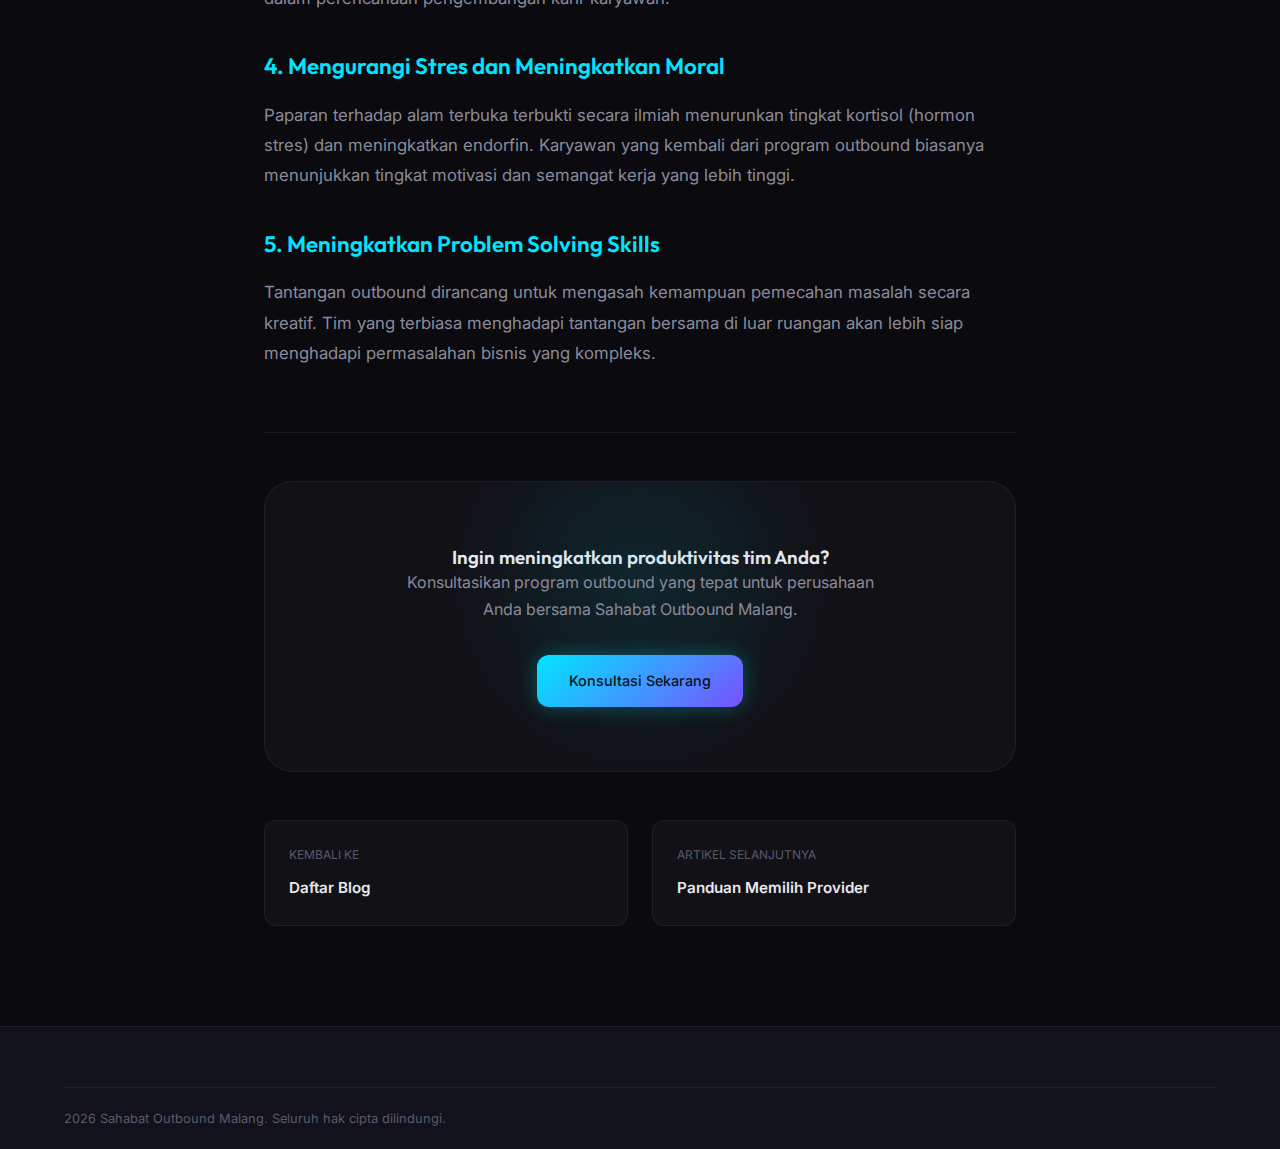
<file: blog-manfaat-outbound-produktivitas.html>
<!DOCTYPE html>
<html lang="id" dir="ltr">

<head>
    <meta charset="UTF-8">
    <meta name="viewport" content="width=device-width, initial-scale=1.0">
    <title>5 Manfaat Outbound untuk Meningkatkan Produktivitas Perusahaan - Sahabat Outbound Malang</title>
    <meta name="description"
        content="Mengapa outbound bukan sekadar kegiatan rekreasi. Temukan 5 manfaat strategis outbound bagi produktivitas dan kekompakan tim perusahaan Anda.">

    <!-- OpenGraph -->
    <meta property="og:type" content="article">
    <meta property="og:title" content="5 Manfaat Outbound untuk Meningkatkan Produktivitas Perusahaan">
    <meta property="og:description"
        content="Temukan 5 manfaat strategis outbound bagi produktivitas dan kekompakan tim perusahaan Anda.">
    <meta property="og:image" content="https://sahabatoutbound.com/assets/blog-1.svg">
    <meta property="og:url" content="https://sahabatoutbound.com/blog-manfaat-outbound-produktivitas.html">

    <!-- Favicon -->
    <link rel="icon" type="image/svg+xml" sizes="32x32" href="assets/favicon-32x32.svg">
    <link rel="stylesheet" href="styles.css">
    <link
        href="https://fonts.googleapis.com/css2?family=Inter:wght@400;500;600&family=Outfit:wght@500;600;700&display=swap"
        rel="stylesheet">

    <!-- Structured Data -->
    <script type="application/ld+json">
    {
      "@context": "https://schema.org",
      "@type": "BlogPosting",
      "headline": "5 Manfaat Outbound untuk Meningkatkan Produktivitas Perusahaan",
      "image": "https://sahabatoutbound.com/assets/blog-1.svg",
      "datePublished": "2026-02-15",
      "author": {
        "@type": "Person",
        "name": "Rizky Aditya"
      }
    }
    </script>
</head>

<body>
    <div class="page-loader">
        <div class="loader-spinner"></div>
    </div>
    <div class="nav-overlay"></div>

    <nav class="navbar" id="navbar">
        <div class="container">
            <a href="index.html" class="navbar-logo">
                <img src="assets/logo.svg" alt="Logo" width="38" height="38">
                <span>Sahabat Outbound</span>
            </a>
            <div class="nav-links">
                <a href="index.html">Beranda</a>
                <a href="about.html">Tentang</a>
                <a href="blog.html" class="active">Blog</a>
                <a href="#" class="nav-cta" data-wa>Hubungi Kami</a>
            </div>
        </div>
    </nav>

    <main>
        <article class="blog-post-section">
            <div class="container blog-post-container">
                <header class="blog-post-header">
                    <span class="tag">Produktivitas</span>
                    <h1>5 Manfaat Outbound untuk Meningkatkan Produktivitas Perusahaan</h1>
                    <div class="meta">Diposting pada 15 Februari 2026 // Oleh Rizky Aditya</div>
                </header>

                <div class="blog-post-featured-img">
                    <img src="assets/blog-1.svg" alt="Outbound Team Building">
                </div>

                <div class="blog-post-content">
                    <h3>Mengapa Outbound Bukan Sekadar Rekreasi</h3>
                    <p>Banyak perusahaan masih memandang outbound sebagai kegiatan rekreasi semata. Padahal, program
                        outbound yang dirancang dengan baik memiliki dampak strategis yang signifikan terhadap performa
                        organisasi.</p>

                    <h3>1. Meningkatkan Komunikasi Antar Tim</h3>
                    <p>Aktivitas outbound memaksa peserta untuk berkomunikasi secara efektif dalam situasi yang berbeda
                        dari rutinitas kantor. Tantangan outdoor mendorong dialog terbuka, mendengarkan aktif, dan
                        penyampaian ide secara jelas. Pola komunikasi positif ini akan terbawa ke lingkungan kerja
                        sehari-hari.</p>

                    <h3>2. Membangun Kepercayaan</h3>
                    <p>Trust fall, rope courses, dan aktivitas kolaboratif lainnya membangun fondasi kepercayaan yang
                        kuat antar anggota tim. Kepercayaan adalah pondasi dari kerja tim yang efektif dan produktif.
                    </p>

                    <h3>3. Mengidentifikasi Potensi Kepemimpinan</h3>
                    <p>Situasi outdoor yang unpredictable sering kali memunculkan pemimpin-pemimpin alami yang mungkin
                        tidak terlihat dalam setting kantor. Ini memberikan insight berharga bagi manajemen dalam
                        perencanaan pengembangan karir karyawan.</p>

                    <h3>4. Mengurangi Stres dan Meningkatkan Moral</h3>
                    <p>Paparan terhadap alam terbuka terbukti secara ilmiah menurunkan tingkat kortisol (hormon stres)
                        dan meningkatkan endorfin. Karyawan yang kembali dari program outbound biasanya menunjukkan
                        tingkat motivasi dan semangat kerja yang lebih tinggi.</p>

                    <h3>5. Meningkatkan Problem Solving Skills</h3>
                    <p>Tantangan outbound dirancang untuk mengasah kemampuan pemecahan masalah secara kreatif. Tim yang
                        terbiasa menghadapi tantangan bersama di luar ruangan akan lebih siap menghadapi permasalahan
                        bisnis yang kompleks.</p>
                </div>

                <footer class="blog-post-footer">
                    <div class="cta-box">
                        <h3>Ingin meningkatkan produktivitas tim Anda?</h3>
                        <p>Konsultasikan program outbound yang tepat untuk perusahaan Anda bersama Sahabat Outbound
                            Malang.</p>
                        <a href="#" class="btn btn-primary" data-wa
                            data-wa-message="Halo, saya tertarik dengan program outbound untuk meningkatkan produktivitas tim.">Konsultasi
                            Sekarang</a>
                    </div>

                    <div class="blog-post-nav">
                        <a href="blog.html" class="prev">
                            <span class="nav-label">Kembali ke</span>
                            <span class="nav-title">Daftar Blog</span>
                        </a>
                        <a href="blog-pilih-provider-outbound-malang.html" class="next">
                            <span class="nav-label">Artikel Selanjutnya</span>
                            <span class="nav-title">Panduan Memilih Provider</span>
                        </a>
                    </div>
                </footer>
            </div>
        </article>
    </main>

    <footer class="footer">
        <div class="container">
            <div class="footer-bottom">
                <p>2026 Sahabat Outbound Malang. Seluruh hak cipta dilindungi.</p>
            </div>
        </div>
    </footer>

    <a class="float-wa" aria-label="WhatsApp"><svg viewBox="0 0 24 24">
            <path
                d="M17.472 14.382c-.297-.149-1.758-.867-2.03-.967-.273-.099-.471-.148-.67.15-.197.297-.767.966-.94 1.164-.173.199-.347.223-.644.075-.297-.15-1.255-.463-2.39-1.475-.883-.788-1.48-1.761-1.653-2.059-.173-.297-.018-.458.13-.606.134-.133.298-.347.446-.52.149-.174.198-.298.298-.497.099-.198.05-.371-.025-.52-.075-.149-.669-1.612-.916-2.207-.242-.579-.487-.5-.669-.51-.173-.008-.371-.01-.57-.01-.198 0-.52.074-.792.372-.272.297-1.04 1.016-1.04 2.479 0 1.462 1.065 2.875 1.213 3.074.149.198 2.096 3.2 5.077 4.487.709.306 1.262.489 1.694.625.712.227 1.36.195 1.871.118.571-.085 1.758-.719 2.006-1.413.248-.694.248-1.289.173-1.413-.074-.124-.272-.198-.57-.347m-5.421 7.403h-.004a9.87 9.87 0 01-5.031-1.378l-.361-.214-3.741.982.998-3.648-.235-.374a9.86 9.86 0 01-1.51-5.26c.001-5.45 4.436-9.884 9.888-9.884 2.64 0 5.122 1.03 6.988 2.898a9.825 9.825 0 012.893 6.994c-.003 5.45-4.437 9.884-9.885 9.884m8.413-18.297A11.815 11.815 0 0012.05 0C5.495 0 .16 5.335.157 11.892c0 2.096.547 4.142 1.588 5.945L.057 24l6.305-1.654a11.882 11.882 0 005.683 1.448h.005c6.554 0 11.89-5.335 11.893-11.893a11.821 11.821 0 00-3.48-8.413z" />
        </svg></a>

    <button class="back-to-top"><svg viewBox="0 0 24 24">
            <polyline points="18 15 12 9 6 15"></polyline>
        </svg></button>

    <script src="script.js"></script>
</body>

</html>
</file>
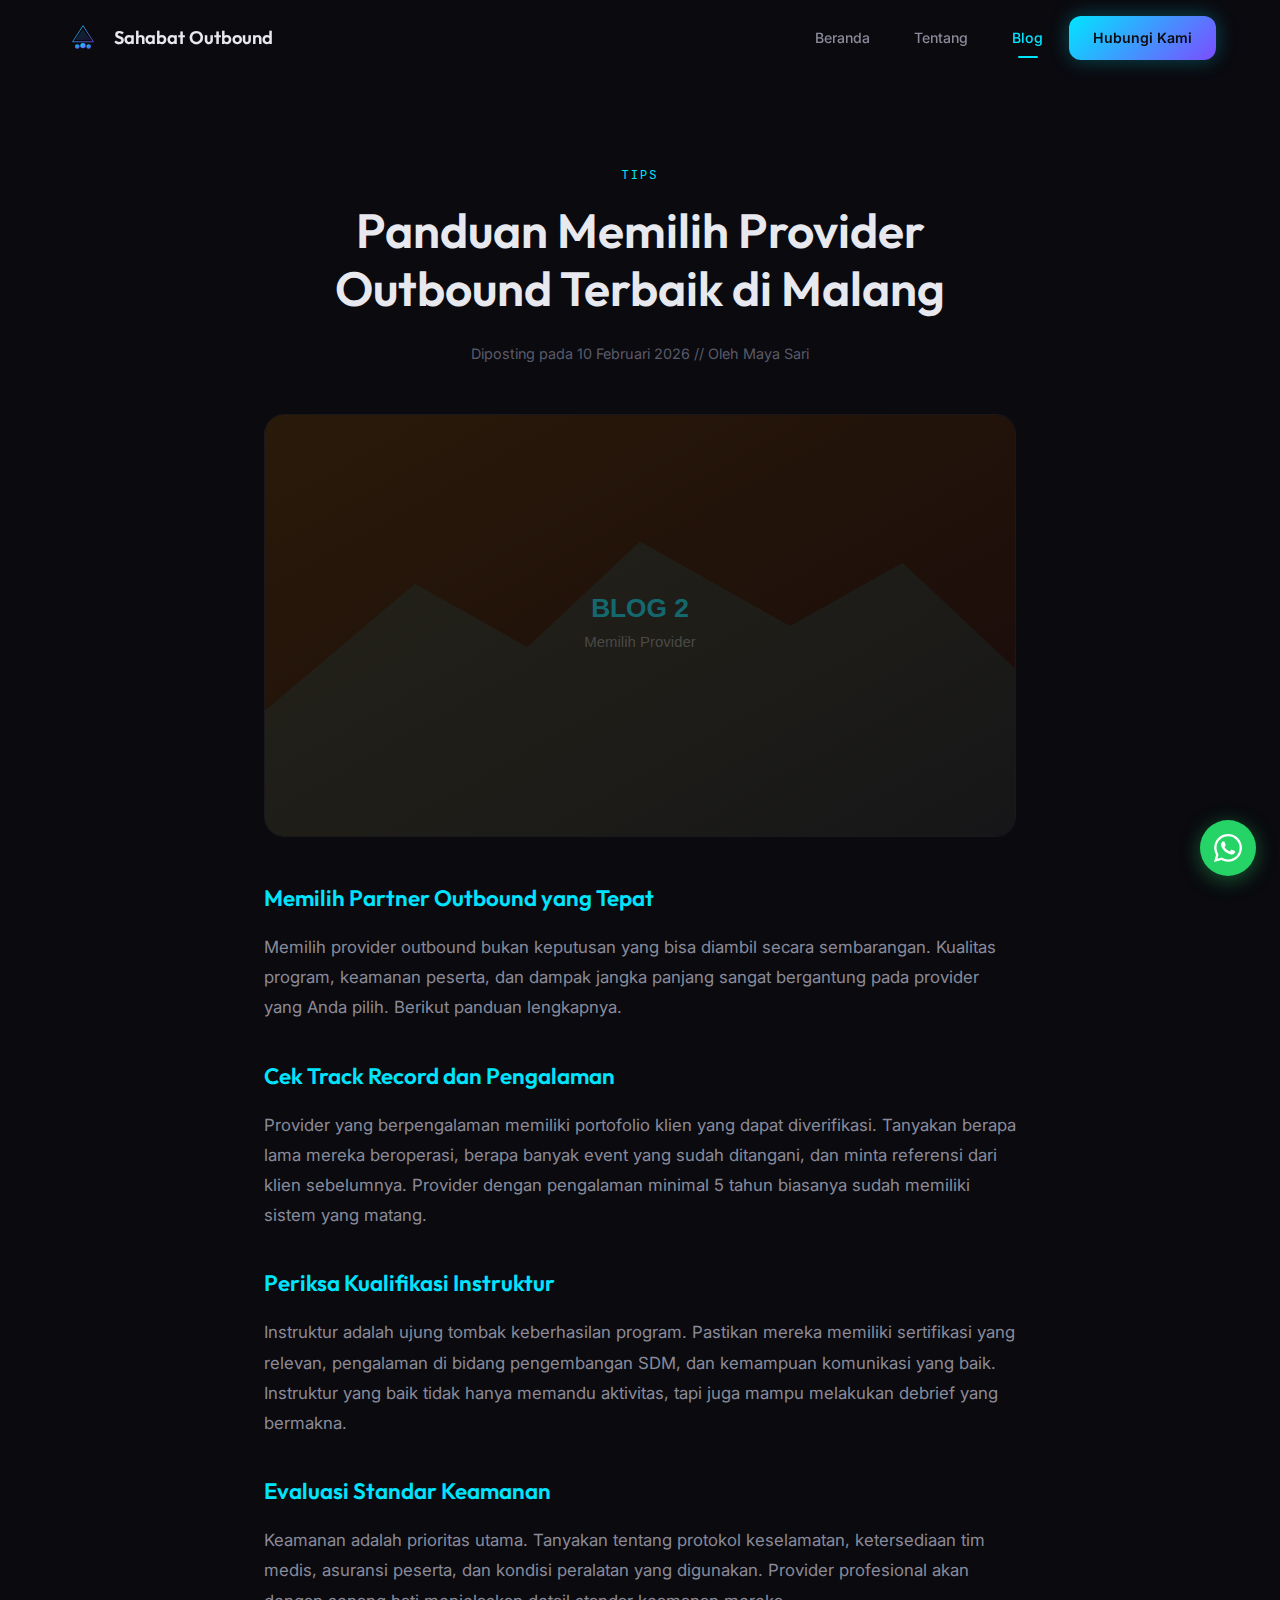
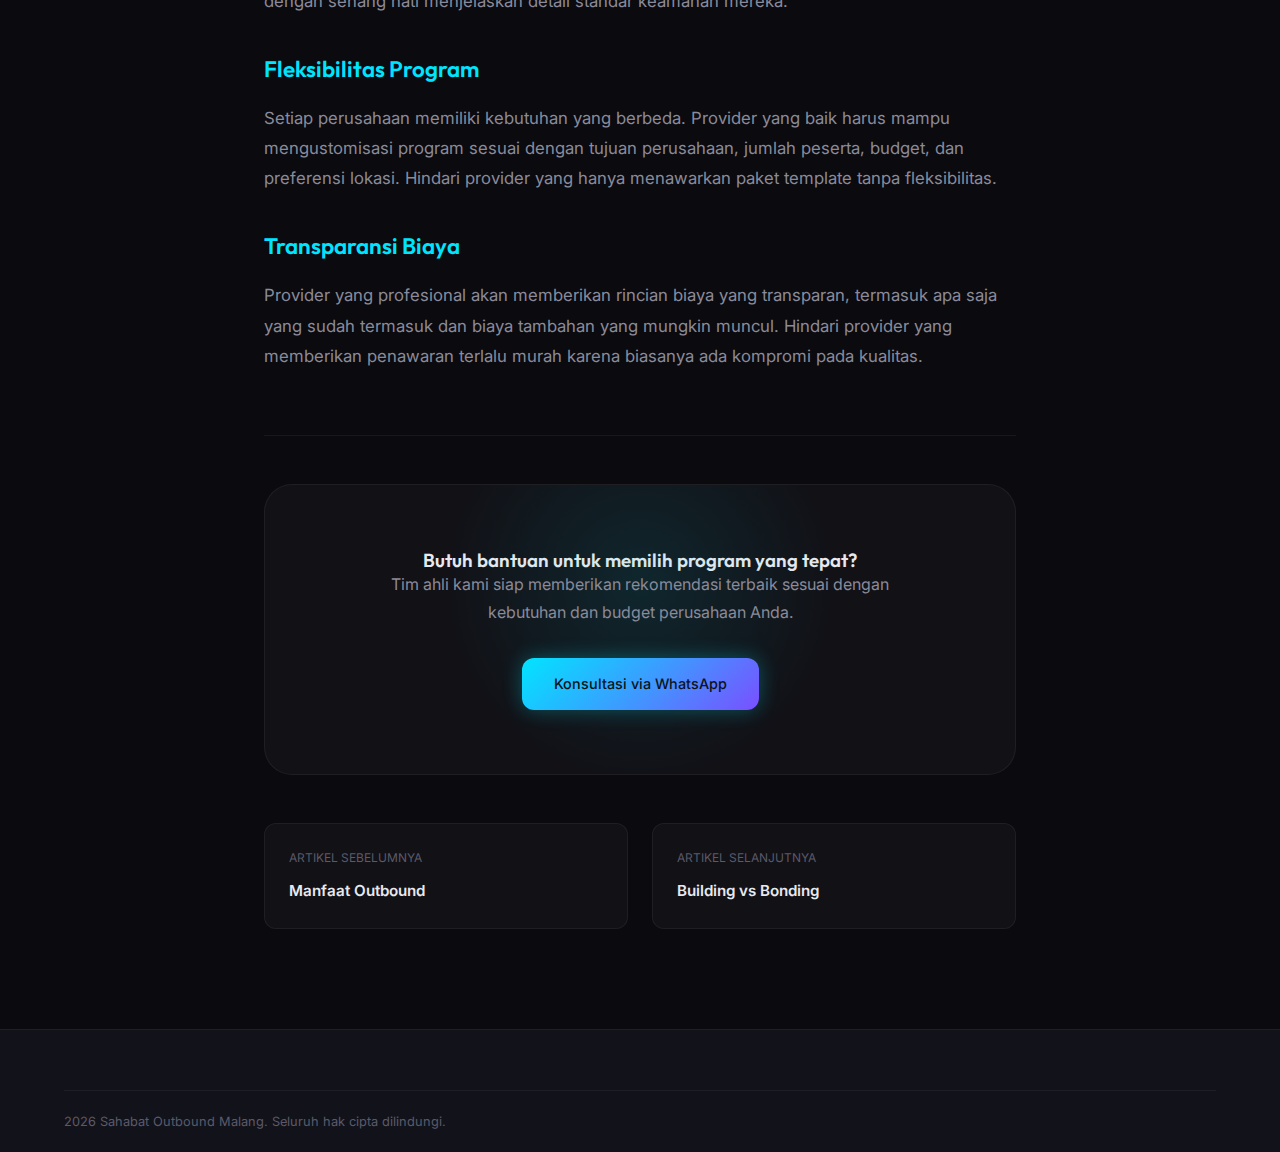
<file: blog-pilih-provider-outbound-malang.html>
<!DOCTYPE html>
<html lang="id" dir="ltr">

<head>
    <meta charset="UTF-8">
    <meta name="viewport" content="width=device-width, initial-scale=1.0">
    <title>Panduan Memilih Provider Outbound Terbaik di Malang - Sahabat Outbound Malang</title>
    <meta name="description"
        content="Tips dan pertimbangan penting dalam memilih provider outbound yang tepat untuk kebutuhan perusahaan Anda di Malang.">

    <meta property="og:type" content="article">
    <meta property="og:title" content="Panduan Memilih Provider Outbound Terbaik di Malang">
    <meta property="og:description"
        content="Tips dan pertimbangan penting dalam memilih provider outbound yang tepat untuk kebutuhan perusahaan Anda di Malang.">
    <meta property="og:image" content="https://sahabatoutbound.com/assets/blog-2.svg">
    <meta property="og:url" content="https://sahabatoutbound.com/blog-pilih-provider-outbound-malang.html">

    <link rel="icon" type="image/svg+xml" sizes="32x32" href="assets/favicon-32x32.svg">
    <link rel="stylesheet" href="styles.css">
    <link
        href="https://fonts.googleapis.com/css2?family=Inter:wght@400;500;600&family=Outfit:wght@500;600;700&display=swap"
        rel="stylesheet">

    <script type="application/ld+json">
    {
      "@context": "https://schema.org",
      "@type": "BlogPosting",
      "headline": "Panduan Memilih Provider Outbound Terbaik di Malang",
      "image": "https://sahabatoutbound.com/assets/blog-2.svg",
      "datePublished": "2026-02-10",
      "author": {
        "@type": "Person",
        "name": "Maya Sari"
      }
    }
    </script>
</head>

<body>
    <div class="page-loader">
        <div class="loader-spinner"></div>
    </div>
    <div class="nav-overlay"></div>

    <nav class="navbar" id="navbar">
        <div class="container">
            <a href="index.html" class="navbar-logo">
                <img src="assets/logo.svg" alt="Logo" width="38" height="38">
                <span>Sahabat Outbound</span>
            </a>
            <div class="nav-links">
                <a href="index.html">Beranda</a>
                <a href="about.html">Tentang</a>
                <a href="blog.html" class="active">Blog</a>
                <a href="#" class="nav-cta" data-wa>Hubungi Kami</a>
            </div>
        </div>
    </nav>

    <main>
        <article class="blog-post-section">
            <div class="container blog-post-container">
                <header class="blog-post-header">
                    <span class="tag">Tips</span>
                    <h1>Panduan Memilih Provider Outbound Terbaik di Malang</h1>
                    <div class="meta">Diposting pada 10 Februari 2026 // Oleh Maya Sari</div>
                </header>

                <div class="blog-post-featured-img">
                    <img src="assets/blog-2.svg" alt="Outbound Instructor">
                </div>

                <div class="blog-post-content">
                    <h3>Memilih Partner Outbound yang Tepat</h3>
                    <p>Memilih provider outbound bukan keputusan yang bisa diambil secara sembarangan. Kualitas program,
                        keamanan peserta, dan dampak jangka panjang sangat bergantung pada provider yang Anda pilih.
                        Berikut panduan lengkapnya.</p>

                    <h3>Cek Track Record dan Pengalaman</h3>
                    <p>Provider yang berpengalaman memiliki portofolio klien yang dapat diverifikasi. Tanyakan berapa
                        lama mereka beroperasi, berapa banyak event yang sudah ditangani, dan minta referensi dari klien
                        sebelumnya. Provider dengan pengalaman minimal 5 tahun biasanya sudah memiliki sistem yang
                        matang.</p>

                    <h3>Periksa Kualifikasi Instruktur</h3>
                    <p>Instruktur adalah ujung tombak keberhasilan program. Pastikan mereka memiliki sertifikasi yang
                        relevan, pengalaman di bidang pengembangan SDM, dan kemampuan komunikasi yang baik. Instruktur
                        yang baik tidak hanya memandu aktivitas, tapi juga mampu melakukan debrief yang bermakna.</p>

                    <h3>Evaluasi Standar Keamanan</h3>
                    <p>Keamanan adalah prioritas utama. Tanyakan tentang protokol keselamatan, ketersediaan tim medis,
                        asuransi peserta, dan kondisi peralatan yang digunakan. Provider profesional akan dengan senang
                        hati menjelaskan detail standar keamanan mereka.</p>

                    <h3>Fleksibilitas Program</h3>
                    <p>Setiap perusahaan memiliki kebutuhan yang berbeda. Provider yang baik harus mampu mengustomisasi
                        program sesuai dengan tujuan perusahaan, jumlah peserta, budget, dan preferensi lokasi. Hindari
                        provider yang hanya menawarkan paket template tanpa fleksibilitas.</p>

                    <h3>Transparansi Biaya</h3>
                    <p>Provider yang profesional akan memberikan rincian biaya yang transparan, termasuk apa saja yang
                        sudah termasuk dan biaya tambahan yang mungkin muncul. Hindari provider yang memberikan
                        penawaran terlalu murah karena biasanya ada kompromi pada kualitas.</p>
                </div>

                <footer class="blog-post-footer">
                    <div class="cta-box">
                        <h3>Butuh bantuan untuk memilih program yang tepat?</h3>
                        <p>Tim ahli kami siap memberikan rekomendasi terbaik sesuai dengan kebutuhan dan budget
                            perusahaan Anda.</p>
                        <a href="#" class="btn btn-primary" data-wa
                            data-wa-message="Halo, saya ingin berkonsultasi mengenai pilihan program outbound yang sesuai.">Konsultasi
                            via WhatsApp</a>
                    </div>

                    <div class="blog-post-nav">
                        <a href="blog-manfaat-outbound-produktivitas.html" class="prev">
                            <span class="nav-label">Artikel Sebelumnya</span>
                            <span class="nav-title">Manfaat Outbound</span>
                        </a>
                        <a href="blog-team-building-vs-bonding.html" class="next">
                            <span class="nav-label">Artikel Selanjutnya</span>
                            <span class="nav-title">Building vs Bonding</span>
                        </a>
                    </div>
                </footer>
            </div>
        </article>
    </main>

    <footer class="footer">
        <div class="container">
            <div class="footer-bottom">
                <p>2026 Sahabat Outbound Malang. Seluruh hak cipta dilindungi.</p>
            </div>
        </div>
    </footer>

    <a class="float-wa" aria-label="WhatsApp"><svg viewBox="0 0 24 24">
            <path
                d="M17.472 14.382c-.297-.149-1.758-.867-2.03-.967-.273-.099-.471-.148-.67.15-.197.297-.767.966-.94 1.164-.173.199-.347.223-.644.075-.297-.15-1.255-.463-2.39-1.475-.883-.788-1.48-1.761-1.653-2.059-.173-.297-.018-.458.13-.606.134-.133.298-.347.446-.52.149-.174.198-.298.298-.497.099-.198.05-.371-.025-.52-.075-.149-.669-1.612-.916-2.207-.242-.579-.487-.5-.669-.51-.173-.008-.371-.01-.57-.01-.198 0-.52.074-.792.372-.272.297-1.04 1.016-1.04 2.479 0 1.462 1.065 2.875 1.213 3.074.149.198 2.096 3.2 5.077 4.487.709.306 1.262.489 1.694.625.712.227 1.36.195 1.871.118.571-.085 1.758-.719 2.006-1.413.248-.694.248-1.289.173-1.413-.074-.124-.272-.198-.57-.347m-5.421 7.403h-.004a9.87 9.87 0 01-5.031-1.378l-.361-.214-3.741.982.998-3.648-.235-.374a9.86 9.86 0 01-1.51-5.26c.001-5.45 4.436-9.884 9.888-9.884 2.64 0 5.122 1.03 6.988 2.898a9.825 9.825 0 012.893 6.994c-.003 5.45-4.437 9.884-9.885 9.884m8.413-18.297A11.815 11.815 0 0012.05 0C5.495 0 .16 5.335.157 11.892c0 2.096.547 4.142 1.588 5.945L.057 24l6.305-1.654a11.882 11.882 0 005.683 1.448h.005c6.554 0 11.89-5.335 11.893-11.893a11.821 11.821 0 00-3.48-8.413z" />
        </svg></a>
    <button class="back-to-top"><svg viewBox="0 0 24 24">
            <polyline points="18 15 12 9 6 15"></polyline>
        </svg></button>
    <script src="script.js"></script>
</body>

</html>
</file>
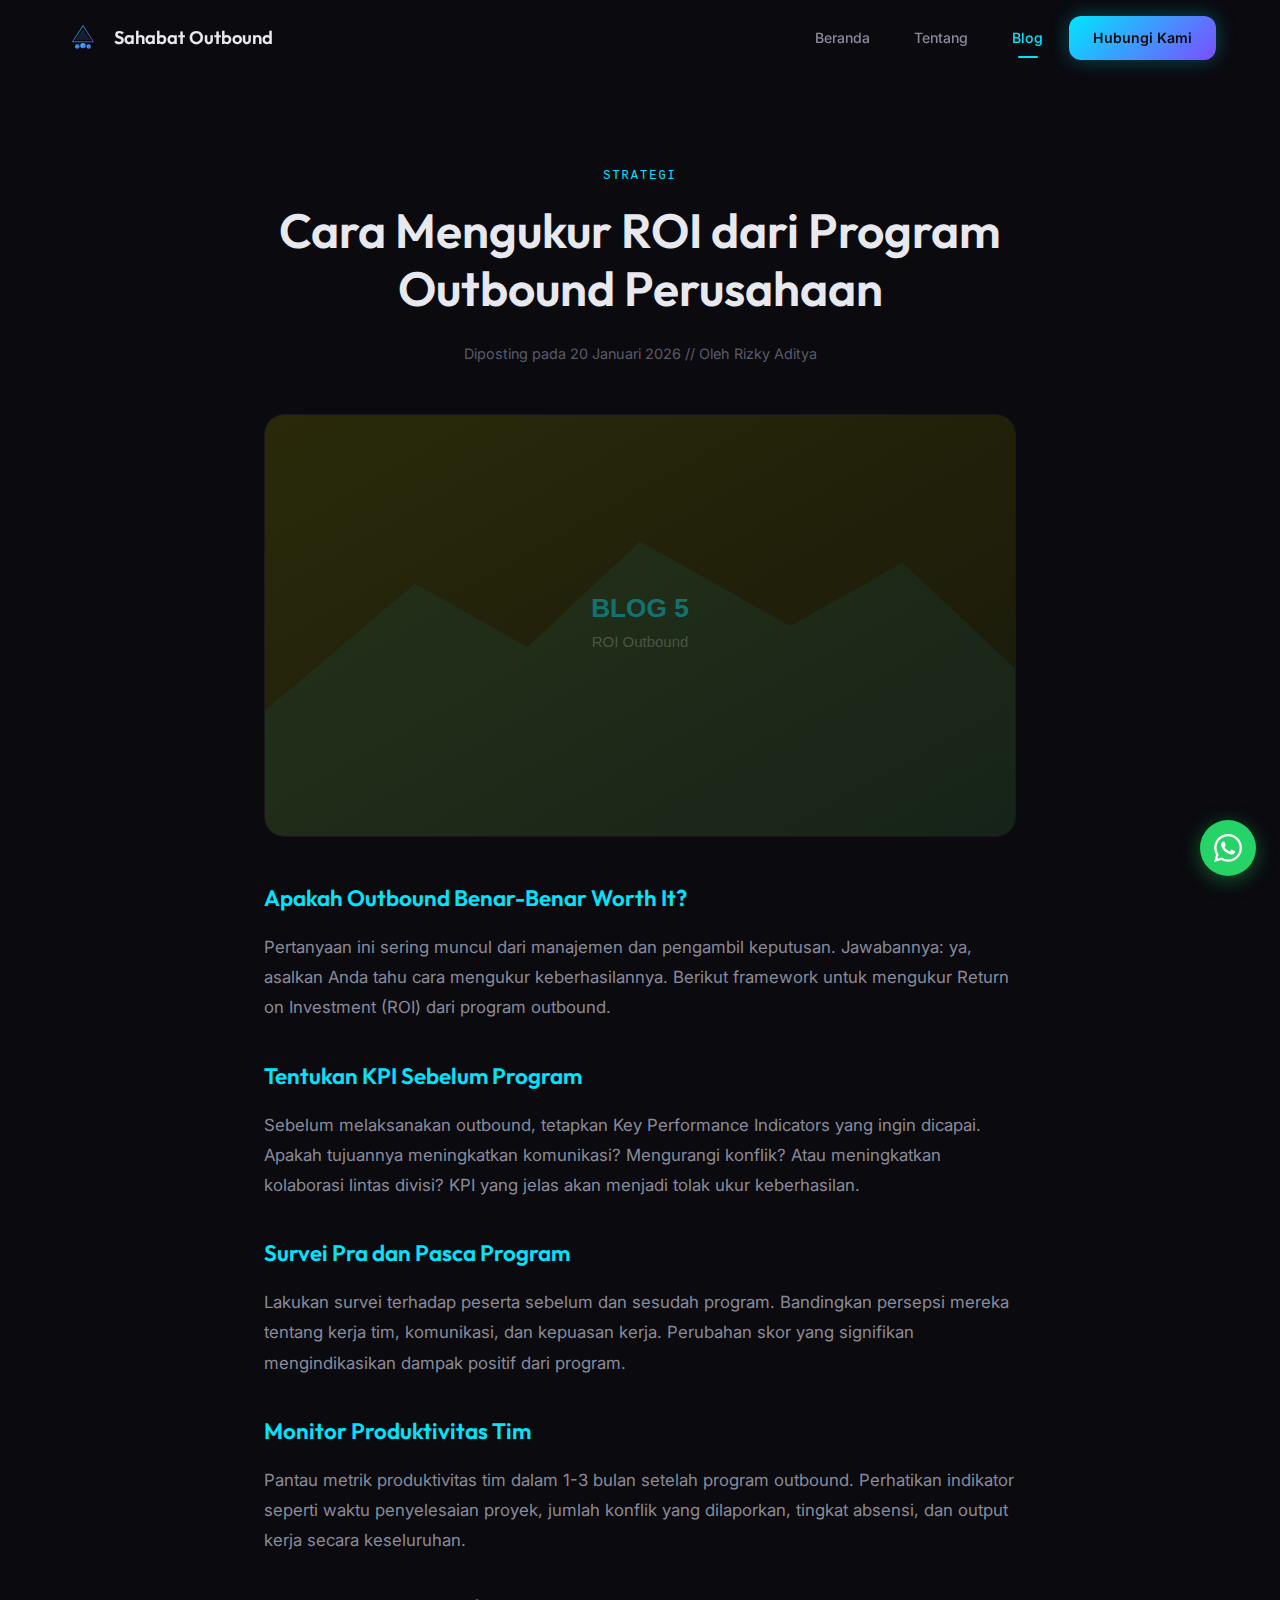
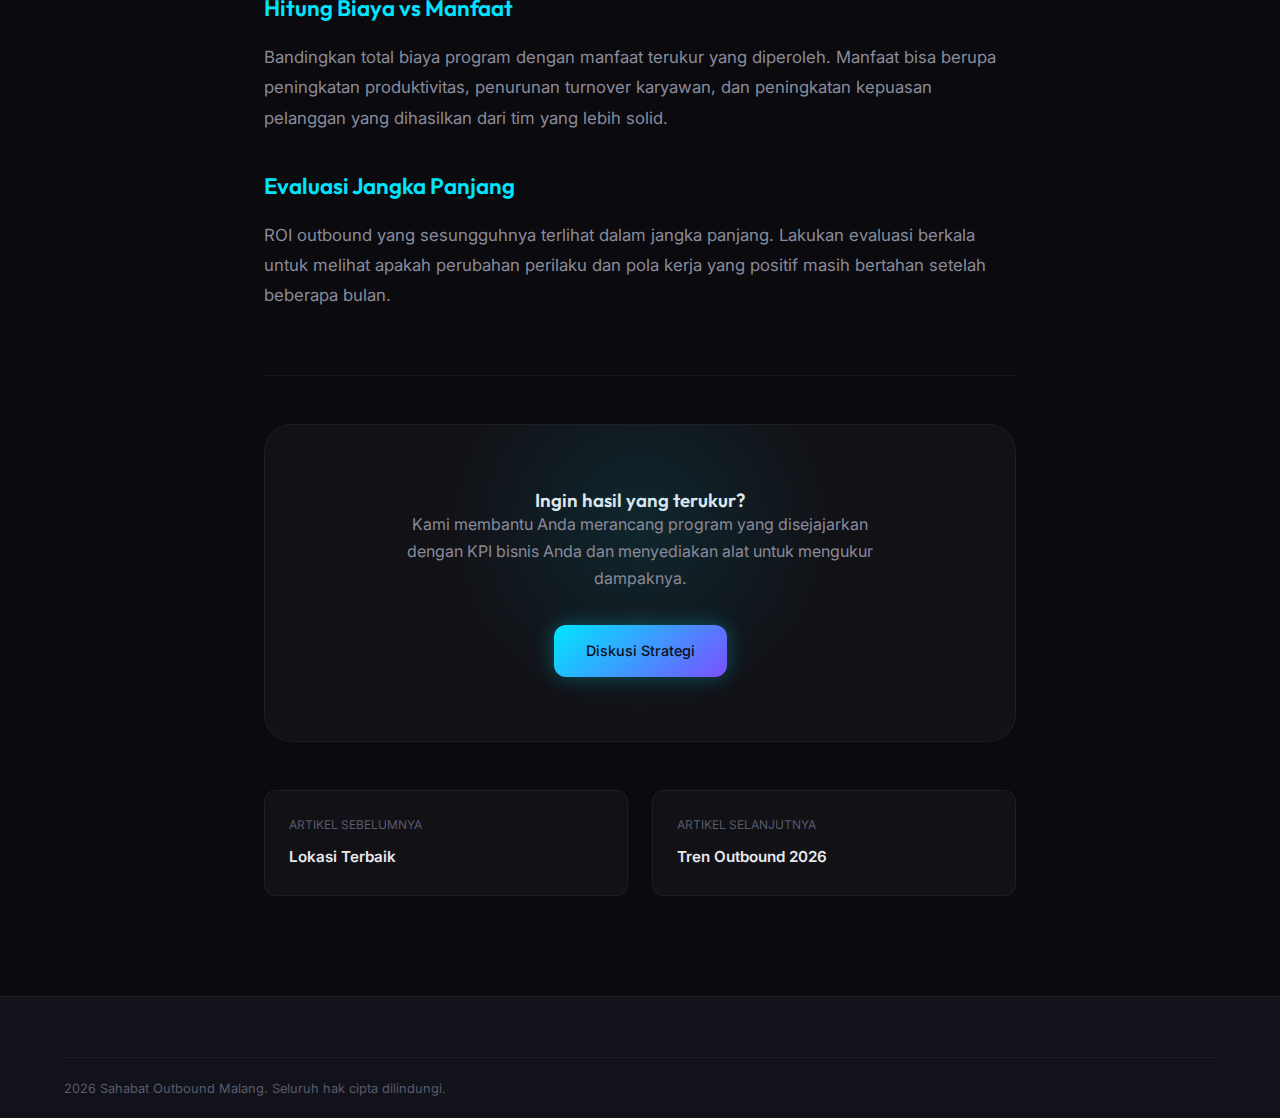
<file: blog-roi-outbound-perusahaan.html>
<!DOCTYPE html>
<html lang="id" dir="ltr">

<head>
    <meta charset="UTF-8">
    <meta name="viewport" content="width=device-width, initial-scale=1.0">
    <title>Cara Mengukur ROI dari Program Outbound Perusahaan - Sahabat Outbound Malang</title>
    <meta name="description"
        content="Framework praktis untuk mengukur Return on Investment dari program outbound dan membuktikan dampaknya pada organisasi.">

    <meta property="og:type" content="article">
    <meta property="og:title" content="Cara Mengukur ROI dari Program Outbound Perusahaan">
    <meta property="og:description"
        content="Framework praktis untuk mengukur Return on Investment dari program outbound dan membuktikan dampaknya pada organisasi.">
    <meta property="og:image" content="https://sahabatoutbound.com/assets/blog-5.svg">
    <meta property="og:url" content="https://sahabatoutbound.com/blog-roi-outbound-perusahaan.html">

    <link rel="icon" type="image/svg+xml" sizes="32x32" href="assets/favicon-32x32.svg">
    <link rel="stylesheet" href="styles.css">
    <link
        href="https://fonts.googleapis.com/css2?family=Inter:wght@400;500;600&family=Outfit:wght@500;600;700&display=swap"
        rel="stylesheet">

    <script type="application/ld+json">
    {
      "@context": "https://schema.org",
      "@type": "BlogPosting",
      "headline": "Cara Mengukur ROI dari Program Outbound Perusahaan",
      "image": "https://sahabatoutbound.com/assets/blog-5.svg",
      "datePublished": "2026-01-20",
      "author": {
        "@type": "Person",
        "name": "Rizky Aditya"
      }
    }
    </script>
</head>

<body>
    <div class="page-loader">
        <div class="loader-spinner"></div>
    </div>
    <div class="nav-overlay"></div>

    <nav class="navbar" id="navbar">
        <div class="container">
            <a href="index.html" class="navbar-logo">
                <img src="assets/logo.svg" alt="Logo" width="38" height="38">
                <span>Sahabat Outbound</span>
            </a>
            <div class="nav-links">
                <a href="index.html">Beranda</a>
                <a href="about.html">Tentang</a>
                <a href="blog.html" class="active">Blog</a>
                <a href="#" class="nav-cta" data-wa>Hubungi Kami</a>
            </div>
        </div>
    </nav>

    <main>
        <article class="blog-post-section">
            <div class="container blog-post-container">
                <header class="blog-post-header">
                    <span class="tag">Strategi</span>
                    <h1>Cara Mengukur ROI dari Program Outbound Perusahaan</h1>
                    <div class="meta">Diposting pada 20 Januari 2026 // Oleh Rizky Aditya</div>
                </header>

                <div class="blog-post-featured-img">
                    <img src="assets/blog-5.svg" alt="ROI Outbound">
                </div>

                <div class="blog-post-content">
                    <h3>Apakah Outbound Benar-Benar Worth It?</h3>
                    <p>Pertanyaan ini sering muncul dari manajemen dan pengambil keputusan. Jawabannya: ya, asalkan Anda
                        tahu cara mengukur keberhasilannya. Berikut framework untuk mengukur Return on Investment (ROI)
                        dari program outbound.</p>

                    <h3>Tentukan KPI Sebelum Program</h3>
                    <p>Sebelum melaksanakan outbound, tetapkan Key Performance Indicators yang ingin dicapai. Apakah
                        tujuannya meningkatkan komunikasi? Mengurangi konflik? Atau meningkatkan kolaborasi lintas
                        divisi? KPI yang jelas akan menjadi tolak ukur keberhasilan.</p>

                    <h3>Survei Pra dan Pasca Program</h3>
                    <p>Lakukan survei terhadap peserta sebelum dan sesudah program. Bandingkan persepsi mereka tentang
                        kerja tim, komunikasi, dan kepuasan kerja. Perubahan skor yang signifikan mengindikasikan dampak
                        positif dari program.</p>

                    <h3>Monitor Produktivitas Tim</h3>
                    <p>Pantau metrik produktivitas tim dalam 1-3 bulan setelah program outbound. Perhatikan indikator
                        seperti waktu penyelesaian proyek, jumlah konflik yang dilaporkan, tingkat absensi, dan output
                        kerja secara keseluruhan.</p>

                    <h3>Hitung Biaya vs Manfaat</h3>
                    <p>Bandingkan total biaya program dengan manfaat terukur yang diperoleh. Manfaat bisa berupa
                        peningkatan produktivitas, penurunan turnover karyawan, dan peningkatan kepuasan pelanggan yang
                        dihasilkan dari tim yang lebih solid.</p>

                    <h3>Evaluasi Jangka Panjang</h3>
                    <p>ROI outbound yang sesungguhnya terlihat dalam jangka panjang. Lakukan evaluasi berkala untuk
                        melihat apakah perubahan perilaku dan pola kerja yang positif masih bertahan setelah beberapa
                        bulan.</p>
                </div>

                <footer class="blog-post-footer">
                    <div class="cta-box">
                        <h3>Ingin hasil yang terukur?</h3>
                        <p>Kami membantu Anda merancang program yang disejajarkan dengan KPI bisnis Anda dan menyediakan
                            alat untuk mengukur dampaknya.</p>
                        <a href="#" class="btn btn-primary" data-wa
                            data-wa-message="Halo, saya ingin tahu lebih lanjut tentang cara mengukur keberhasilan program outbound perusahaan kami.">Diskusi
                            Strategi</a>
                    </div>

                    <div class="blog-post-nav">
                        <a href="blog-lokasi-outbound-malang-raya.html" class="prev">
                            <span class="nav-label">Artikel Sebelumnya</span>
                            <span class="nav-title">Lokasi Terbaik</span>
                        </a>
                        <a href="blog-tren-outbound-2026.html" class="next">
                            <span class="nav-label">Artikel Selanjutnya</span>
                            <span class="nav-title">Tren Outbound 2026</span>
                        </a>
                    </div>
                </footer>
            </div>
        </article>
    </main>

    <footer class="footer">
        <div class="container">
            <div class="footer-bottom">
                <p>2026 Sahabat Outbound Malang. Seluruh hak cipta dilindungi.</p>
            </div>
        </div>
    </footer>

    <a class="float-wa" aria-label="WhatsApp"><svg viewBox="0 0 24 24">
            <path
                d="M17.472 14.382c-.297-.149-1.758-.867-2.03-.967-.273-.099-.471-.148-.67.15-.197.297-.767.966-.94 1.164-.173.199-.347.223-.644.075-.297-.15-1.255-.463-2.39-1.475-.883-.788-1.48-1.761-1.653-2.059-.173-.297-.018-.458.13-.606.134-.133.298-.347.446-.52.149-.174.198-.298.298-.497.099-.198.05-.371-.025-.52-.075-.149-.669-1.612-.916-2.207-.242-.579-.487-.5-.669-.51-.173-.008-.371-.01-.57-.01-.198 0-.52.074-.792.372-.272.297-1.04 1.016-1.04 2.479 0 1.462 1.065 2.875 1.213 3.074.149.198 2.096 3.2 5.077 4.487.709.306 1.262.489 1.694.625.712.227 1.36.195 1.871.118.571-.085 1.758-.719 2.006-1.413.248-.694.248-1.289.173-1.413-.074-.124-.272-.198-.57-.347m-5.421 7.403h-.004a9.87 9.87 0 01-5.031-1.378l-.361-.214-3.741.982.998-3.648-.235-.374a9.86 9.86 0 01-1.51-5.26c.001-5.45 4.436-9.884 9.888-9.884 2.64 0 5.122 1.03 6.988 2.898a9.825 9.825 0 012.893 6.994c-.003 5.45-4.437 9.884-9.885 9.884m8.413-18.297A11.815 11.815 0 0012.05 0C5.495 0 .16 5.335.157 11.892c0 2.096.547 4.142 1.588 5.945L.057 24l6.305-1.654a11.882 11.882 0 005.683 1.448h.005c6.554 0 11.89-5.335 11.893-11.893a11.821 11.821 0 00-3.48-8.413z" />
        </svg></a>
    <button class="back-to-top"><svg viewBox="0 0 24 24">
            <polyline points="18 15 12 9 6 15"></polyline>
        </svg></button>
    <script src="script.js"></script>
</body>

</html>
</file>
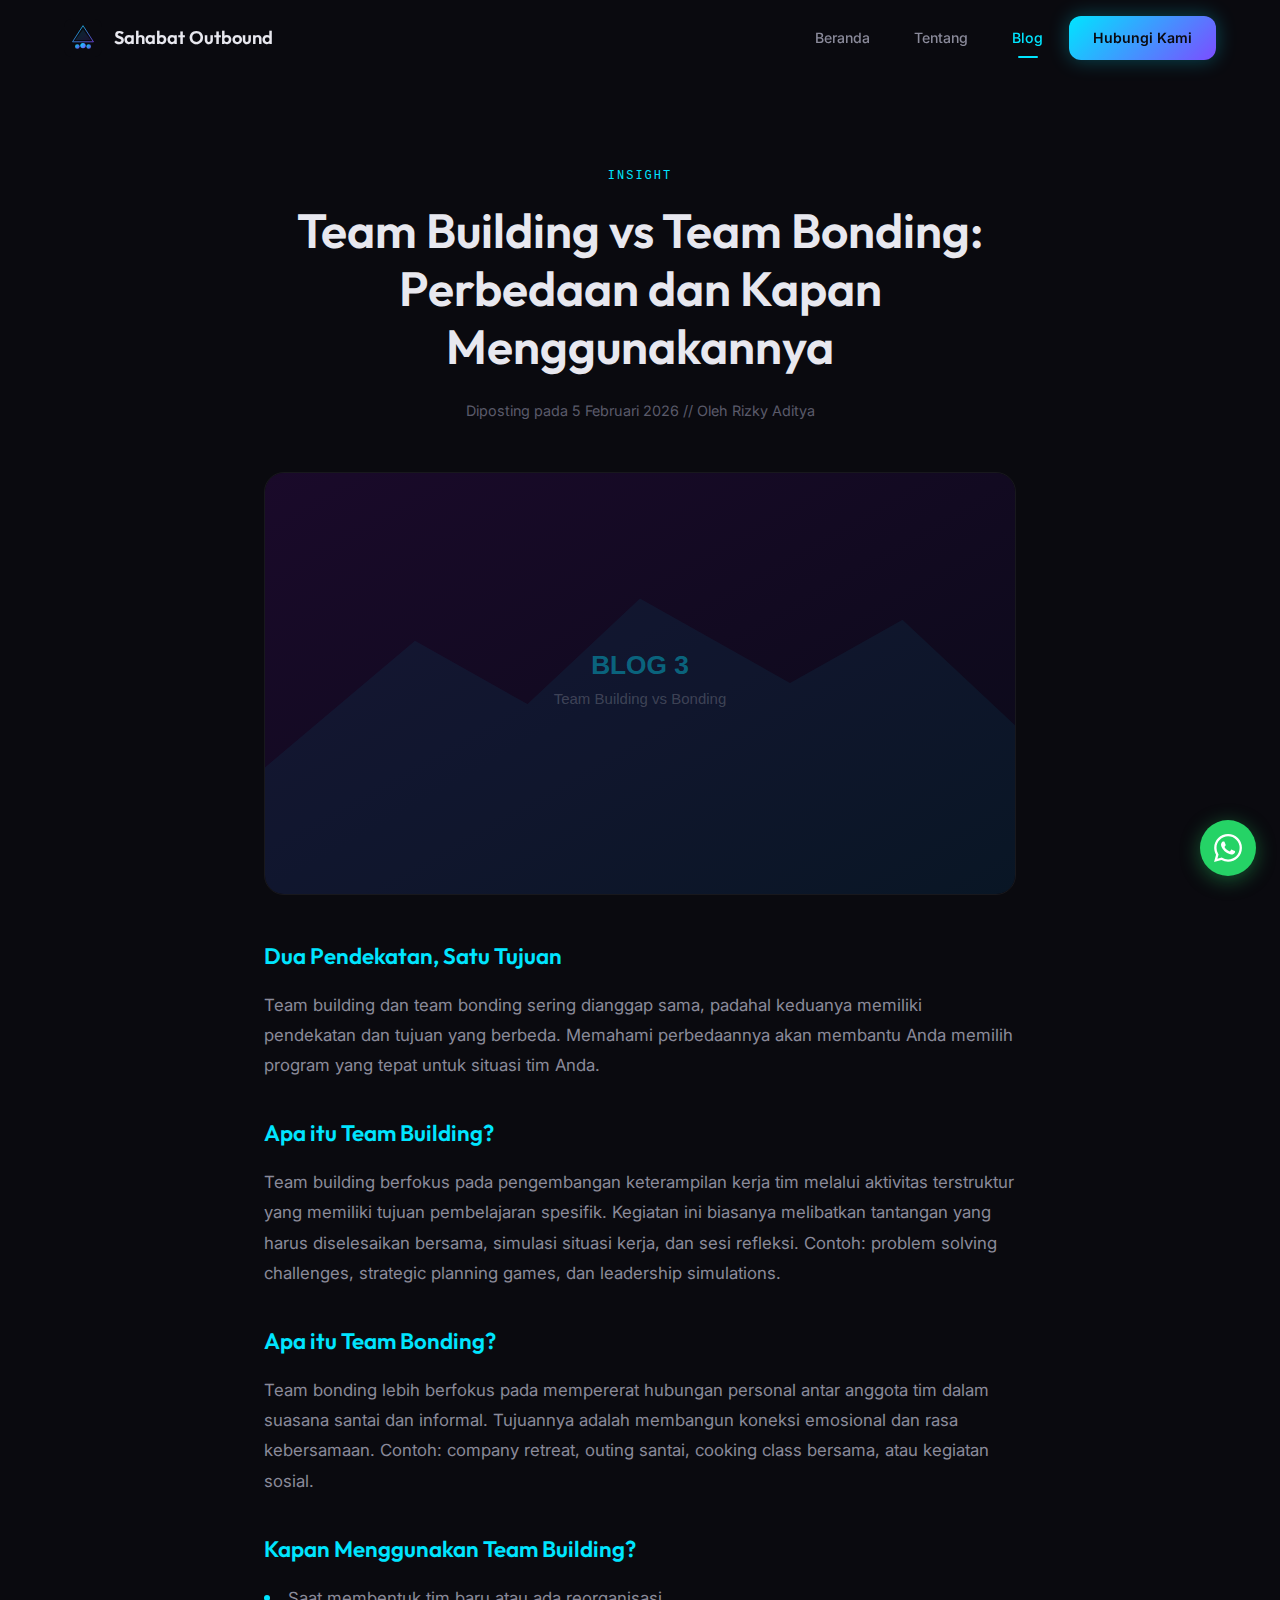
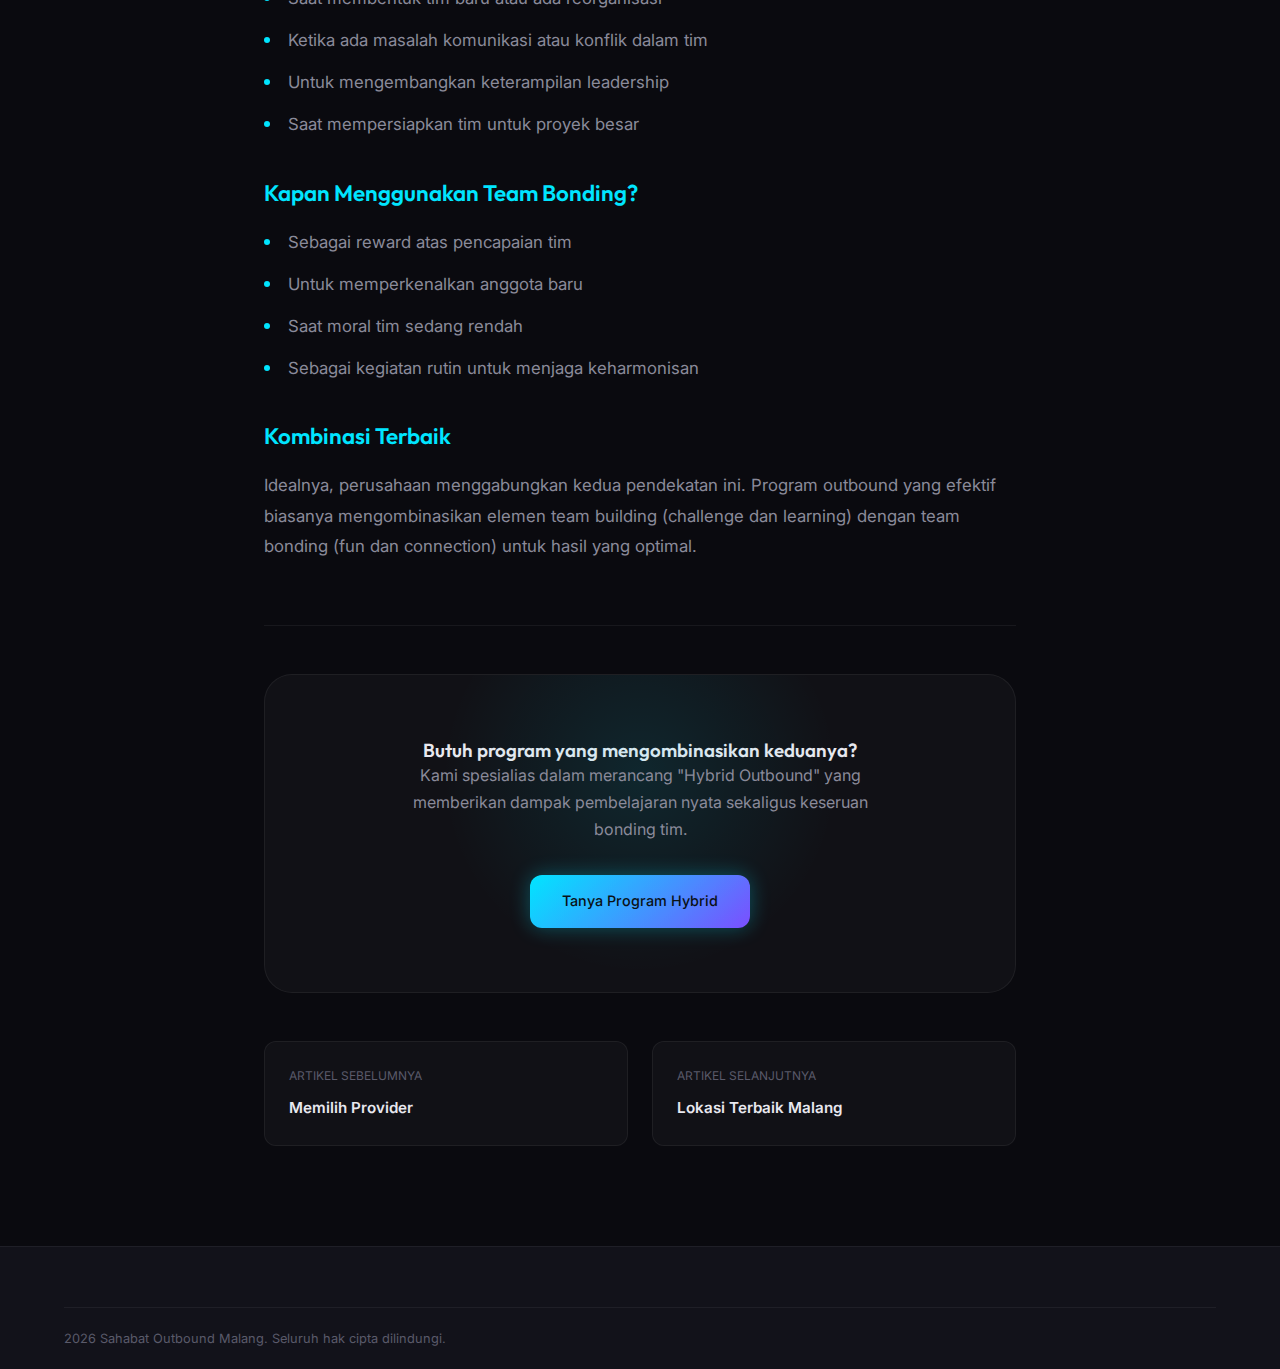
<file: blog-team-building-vs-bonding.html>
<!DOCTYPE html>
<html lang="id" dir="ltr">

<head>
    <meta charset="UTF-8">
    <meta name="viewport" content="width=device-width, initial-scale=1.0">
    <title>Team Building vs Team Bonding: Perbedaan dan Kapan Menggunakannya - Sahabat Outbound Malang</title>
    <meta name="description"
        content="Memahami perbedaan mendasar antara team building dan team bonding serta kapan waktu yang tepat untuk menerapkan masing-masing pendekatan.">

    <meta property="og:type" content="article">
    <meta property="og:title" content="Team Building vs Team Bonding: Perbedaan dan Kapan Menggunakannya">
    <meta property="og:description"
        content="Memahami perbedaan mendasar antara team building dan team bonding serta kapan waktu yang tepat untuk menerapkan masing-masing pendekatan.">
    <meta property="og:image" content="https://sahabatoutbound.com/assets/blog-3.svg">
    <meta property="og:url" content="https://sahabatoutbound.com/blog-team-building-vs-bonding.html">

    <link rel="icon" type="image/svg+xml" sizes="32x32" href="assets/favicon-32x32.svg">
    <link rel="stylesheet" href="styles.css">
    <link
        href="https://fonts.googleapis.com/css2?family=Inter:wght@400;500;600&family=Outfit:wght@500;600;700&display=swap"
        rel="stylesheet">

    <script type="application/ld+json">
    {
      "@context": "https://schema.org",
      "@type": "BlogPosting",
      "headline": "Team Building vs Team Bonding: Perbedaan dan Kapan Menggunakannya",
      "image": "https://sahabatoutbound.com/assets/blog-3.svg",
      "datePublished": "2026-02-05",
      "author": {
        "@type": "Person",
        "name": "Rizky Aditya"
      }
    }
    </script>
</head>

<body>
    <div class="page-loader">
        <div class="loader-spinner"></div>
    </div>
    <div class="nav-overlay"></div>

    <nav class="navbar" id="navbar">
        <div class="container">
            <a href="index.html" class="navbar-logo">
                <img src="assets/logo.svg" alt="Logo" width="38" height="38">
                <span>Sahabat Outbound</span>
            </a>
            <div class="nav-links">
                <a href="index.html">Beranda</a>
                <a href="about.html">Tentang</a>
                <a href="blog.html" class="active">Blog</a>
                <a href="#" class="nav-cta" data-wa>Hubungi Kami</a>
            </div>
        </div>
    </nav>

    <main>
        <article class="blog-post-section">
            <div class="container blog-post-container">
                <header class="blog-post-header">
                    <span class="tag">Insight</span>
                    <h1>Team Building vs Team Bonding: Perbedaan dan Kapan Menggunakannya</h1>
                    <div class="meta">Diposting pada 5 Februari 2026 // Oleh Rizky Aditya</div>
                </header>

                <div class="blog-post-featured-img">
                    <img src="assets/blog-3.svg" alt="Team Building vs Bonding">
                </div>

                <div class="blog-post-content">
                    <h3>Dua Pendekatan, Satu Tujuan</h3>
                    <p>Team building dan team bonding sering dianggap sama, padahal keduanya memiliki pendekatan dan
                        tujuan yang berbeda. Memahami perbedaannya akan membantu Anda memilih program yang tepat untuk
                        situasi tim Anda.</p>

                    <h3>Apa itu Team Building?</h3>
                    <p>Team building berfokus pada pengembangan keterampilan kerja tim melalui aktivitas terstruktur
                        yang memiliki tujuan pembelajaran spesifik. Kegiatan ini biasanya melibatkan tantangan yang
                        harus diselesaikan bersama, simulasi situasi kerja, dan sesi refleksi. Contoh: problem solving
                        challenges, strategic planning games, dan leadership simulations.</p>

                    <h3>Apa itu Team Bonding?</h3>
                    <p>Team bonding lebih berfokus pada mempererat hubungan personal antar anggota tim dalam suasana
                        santai dan informal. Tujuannya adalah membangun koneksi emosional dan rasa kebersamaan. Contoh:
                        company retreat, outing santai, cooking class bersama, atau kegiatan sosial.</p>

                    <h3>Kapan Menggunakan Team Building?</h3>
                    <ul>
                        <li>Saat membentuk tim baru atau ada reorganisasi</li>
                        <li>Ketika ada masalah komunikasi atau konflik dalam tim</li>
                        <li>Untuk mengembangkan keterampilan leadership</li>
                        <li>Saat mempersiapkan tim untuk proyek besar</li>
                    </ul>

                    <h3>Kapan Menggunakan Team Bonding?</h3>
                    <ul>
                        <li>Sebagai reward atas pencapaian tim</li>
                        <li>Untuk memperkenalkan anggota baru</li>
                        <li>Saat moral tim sedang rendah</li>
                        <li>Sebagai kegiatan rutin untuk menjaga keharmonisan</li>
                    </ul>

                    <h3>Kombinasi Terbaik</h3>
                    <p>Idealnya, perusahaan menggabungkan kedua pendekatan ini. Program outbound yang efektif biasanya
                        mengombinasikan elemen team building (challenge dan learning) dengan team bonding (fun dan
                        connection) untuk hasil yang optimal.</p>
                </div>

                <footer class="blog-post-footer">
                    <div class="cta-box">
                        <h3>Butuh program yang mengombinasikan keduanya?</h3>
                        <p>Kami spesialias dalam merancang "Hybrid Outbound" yang memberikan dampak pembelajaran nyata
                            sekaligus keseruan bonding tim.</p>
                        <a href="#" class="btn btn-primary" data-wa
                            data-wa-message="Halo, saya tertarik dengan program outbound yang mengombinasikan team building dan bonding.">Tanya
                            Program Hybrid</a>
                    </div>

                    <div class="blog-post-nav">
                        <a href="blog-pilih-provider-outbound-malang.html" class="prev">
                            <span class="nav-label">Artikel Sebelumnya</span>
                            <span class="nav-title">Memilih Provider</span>
                        </a>
                        <a href="blog-lokasi-outbound-malang-raya.html" class="next">
                            <span class="nav-label">Artikel Selanjutnya</span>
                            <span class="nav-title">Lokasi Terbaik Malang</span>
                        </a>
                    </div>
                </footer>
            </div>
        </article>
    </main>

    <footer class="footer">
        <div class="container">
            <div class="footer-bottom">
                <p>2026 Sahabat Outbound Malang. Seluruh hak cipta dilindungi.</p>
            </div>
        </div>
    </footer>

    <a class="float-wa" aria-label="WhatsApp"><svg viewBox="0 0 24 24">
            <path
                d="M17.472 14.382c-.297-.149-1.758-.867-2.03-.967-.273-.099-.471-.148-.67.15-.197.297-.767.966-.94 1.164-.173.199-.347.223-.644.075-.297-.15-1.255-.463-2.39-1.475-.883-.788-1.48-1.761-1.653-2.059-.173-.297-.018-.458.13-.606.134-.133.298-.347.446-.52.149-.174.198-.298.298-.497.099-.198.05-.371-.025-.52-.075-.149-.669-1.612-.916-2.207-.242-.579-.487-.5-.669-.51-.173-.008-.371-.01-.57-.01-.198 0-.52.074-.792.372-.272.297-1.04 1.016-1.04 2.479 0 1.462 1.065 2.875 1.213 3.074.149.198 2.096 3.2 5.077 4.487.709.306 1.262.489 1.694.625.712.227 1.36.195 1.871.118.571-.085 1.758-.719 2.006-1.413.248-.694.248-1.289.173-1.413-.074-.124-.272-.198-.57-.347m-5.421 7.403h-.004a9.87 9.87 0 01-5.031-1.378l-.361-.214-3.741.982.998-3.648-.235-.374a9.86 9.86 0 01-1.51-5.26c.001-5.45 4.436-9.884 9.888-9.884 2.64 0 5.122 1.03 6.988 2.898a9.825 9.825 0 012.893 6.994c-.003 5.45-4.437 9.884-9.885 9.884m8.413-18.297A11.815 11.815 0 0012.05 0C5.495 0 .16 5.335.157 11.892c0 2.096.547 4.142 1.588 5.945L.057 24l6.305-1.654a11.882 11.882 0 005.683 1.448h.005c6.554 0 11.89-5.335 11.893-11.893a11.821 11.821 0 00-3.48-8.413z" />
        </svg></a>
    <button class="back-to-top"><svg viewBox="0 0 24 24">
            <polyline points="18 15 12 9 6 15"></polyline>
        </svg></button>
    <script src="script.js"></script>
</body>

</html>
</file>
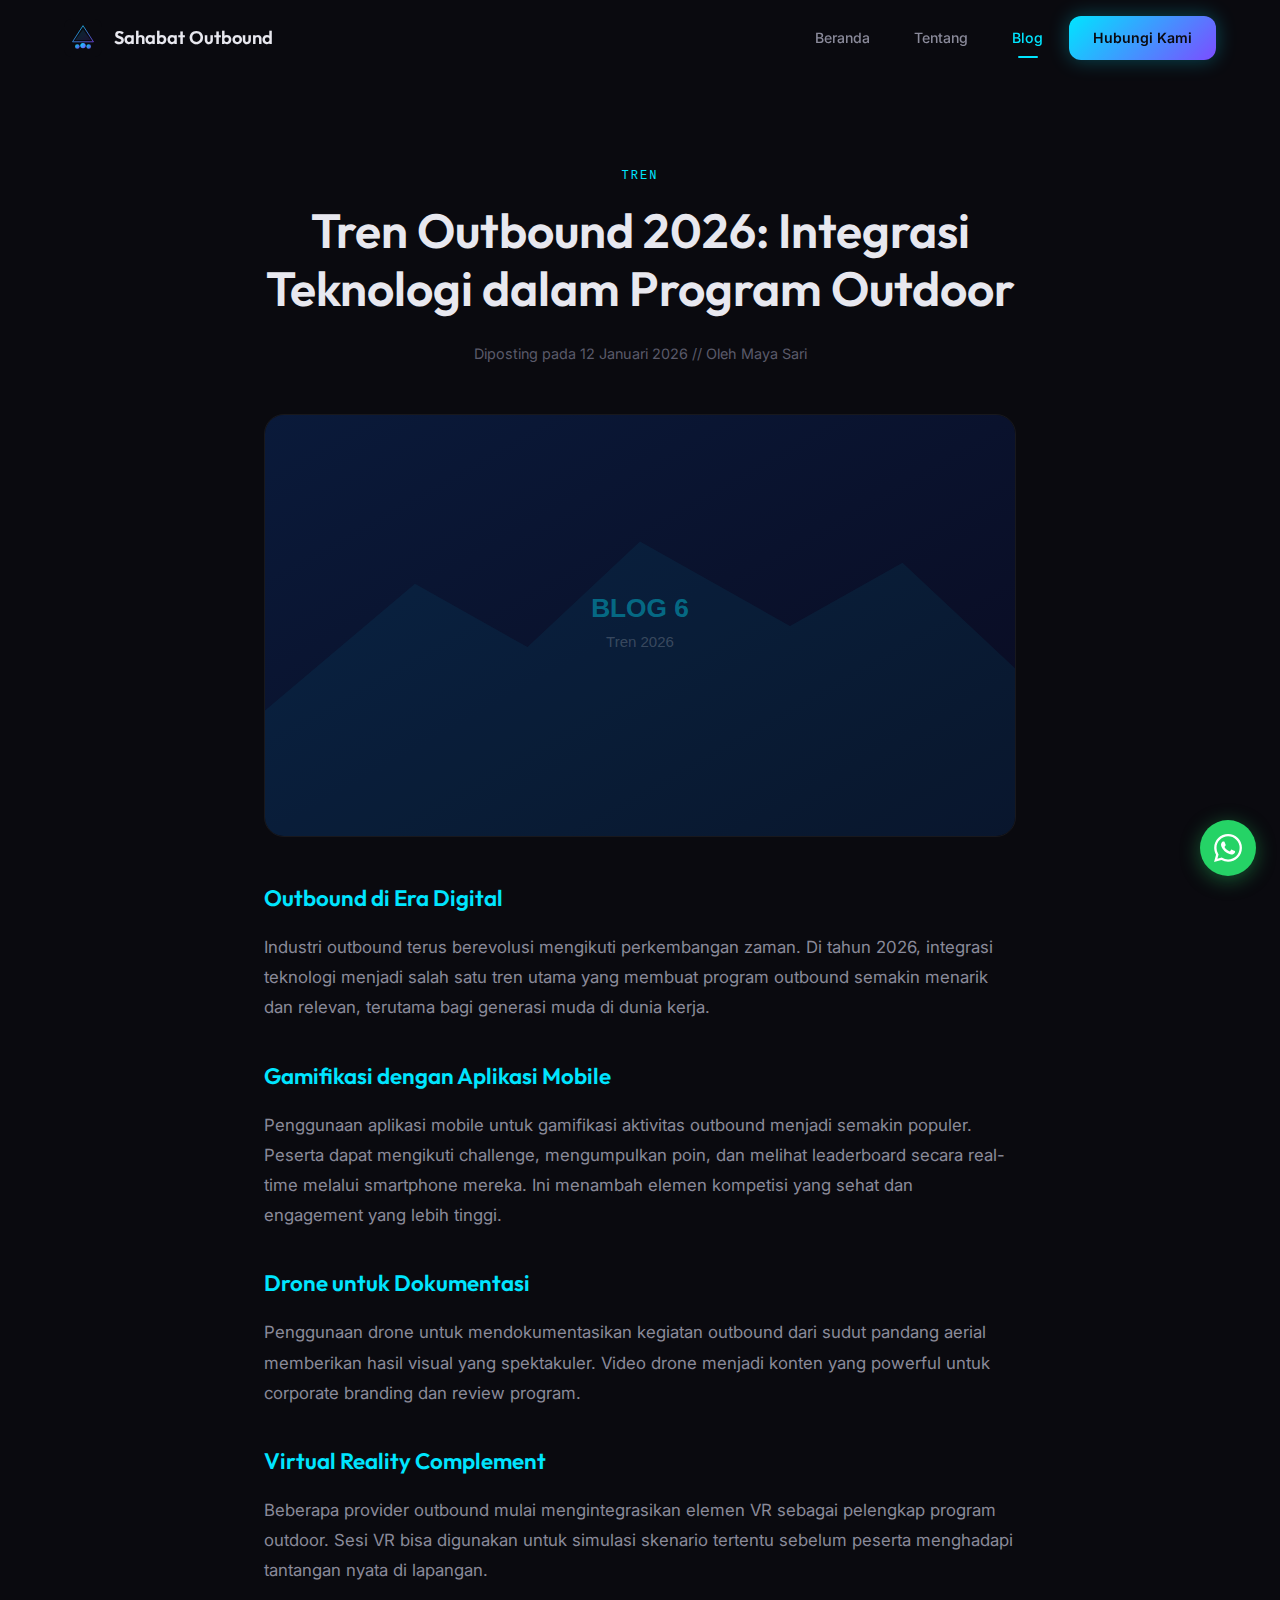
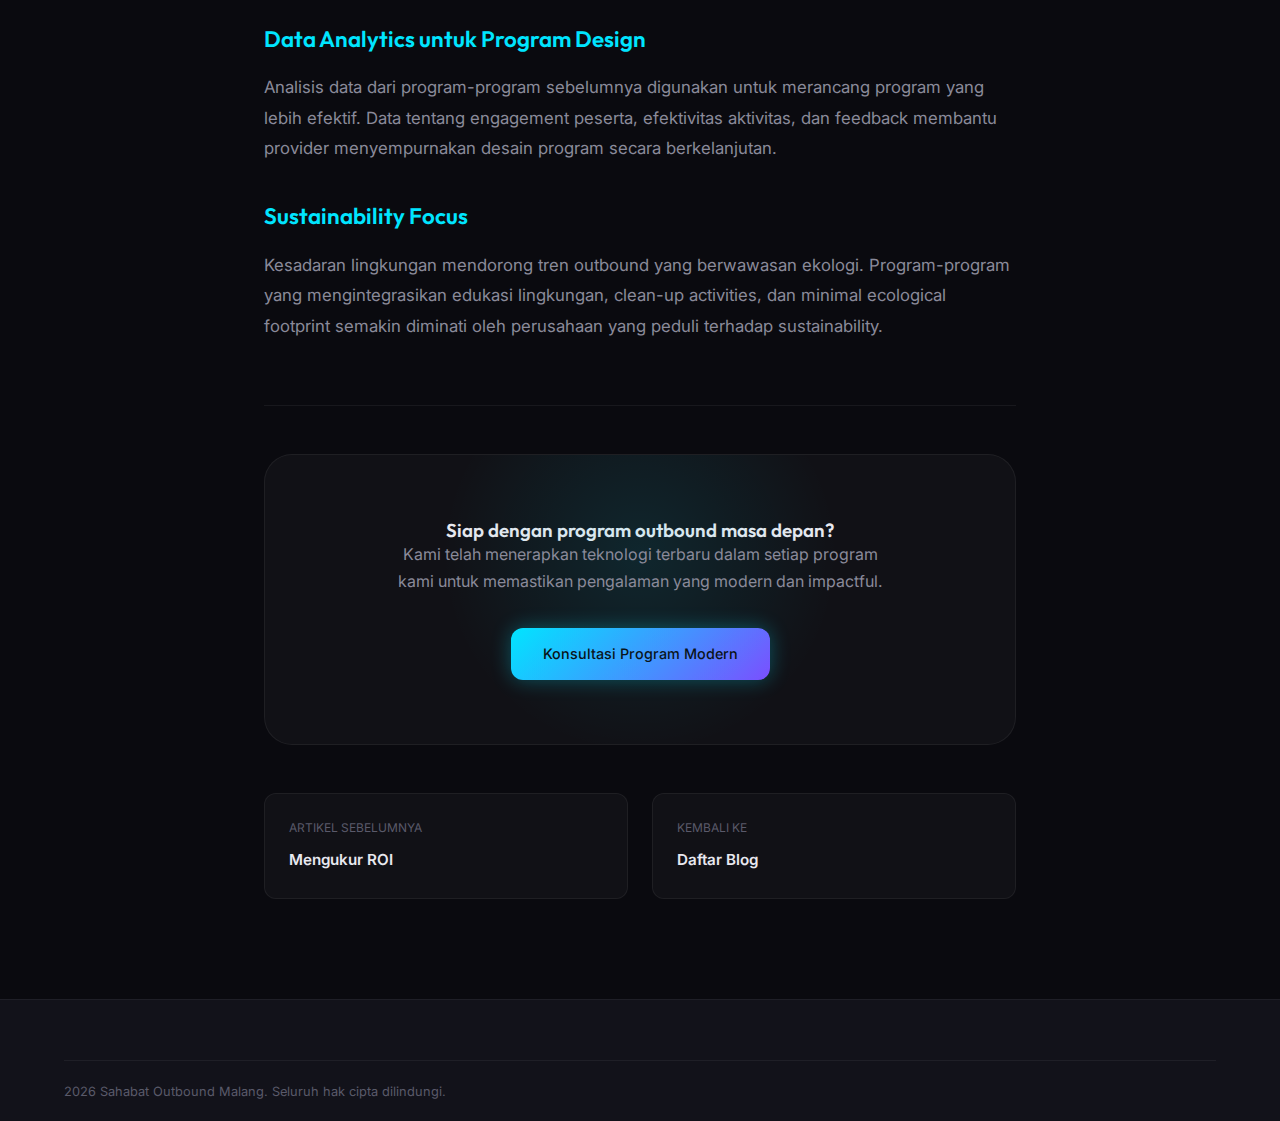
<file: blog-tren-outbound-2026.html>
<!DOCTYPE html>
<html lang="id" dir="ltr">

<head>
    <meta charset="UTF-8">
    <meta name="viewport" content="width=device-width, initial-scale=1.0">
    <title>Tren Outbound 2026: Integrasi Teknologi dalam Program Outdoor - Sahabat Outbound Malang</title>
    <meta name="description"
        content="Bagaimana teknologi mengubah lanskap industri outbound dan mengapa perusahaan perlu mengadopsi tren terbaru ini.">

    <meta property="og:type" content="article">
    <meta property="og:title" content="Tren Outbound 2026: Integrasi Teknologi dalam Program Outdoor">
    <meta property="og:description"
        content="Bagaimana teknologi mengubah lanskap industri outbound dan mengapa perusahaan perlu mengadopsi tren terbaru ini.">
    <meta property="og:image" content="https://sahabatoutbound.com/assets/blog-6.svg">
    <meta property="og:url" content="https://sahabatoutbound.com/blog-tren-outbound-2026.html">

    <link rel="icon" type="image/svg+xml" sizes="32x32" href="assets/favicon-32x32.svg">
    <link rel="stylesheet" href="styles.css">
    <link
        href="https://fonts.googleapis.com/css2?family=Inter:wght@400;500;600&family=Outfit:wght@500;600;700&display=swap"
        rel="stylesheet">

    <script type="application/ld+json">
    {
      "@context": "https://schema.org",
      "@type": "BlogPosting",
      "headline": "Tren Outbound 2026: Integrasi Teknologi dalam Program Outdoor",
      "image": "https://sahabatoutbound.com/assets/blog-6.svg",
      "datePublished": "2026-01-12",
      "author": {
        "@type": "Person",
        "name": "Maya Sari"
      }
    }
    </script>
</head>

<body>
    <div class="page-loader">
        <div class="loader-spinner"></div>
    </div>
    <div class="nav-overlay"></div>

    <nav class="navbar" id="navbar">
        <div class="container">
            <a href="index.html" class="navbar-logo">
                <img src="assets/logo.svg" alt="Logo" width="38" height="38">
                <span>Sahabat Outbound</span>
            </a>
            <div class="nav-links">
                <a href="index.html">Beranda</a>
                <a href="about.html">Tentang</a>
                <a href="blog.html" class="active">Blog</a>
                <a href="#" class="nav-cta" data-wa>Hubungi Kami</a>
            </div>
        </div>
    </nav>

    <main>
        <article class="blog-post-section">
            <div class="container blog-post-container">
                <header class="blog-post-header">
                    <span class="tag">Tren</span>
                    <h1>Tren Outbound 2026: Integrasi Teknologi dalam Program Outdoor</h1>
                    <div class="meta">Diposting pada 12 Januari 2026 // Oleh Maya Sari</div>
                </header>

                <div class="blog-post-featured-img">
                    <img src="assets/blog-6.svg" alt="Tren Outbound 2026">
                </div>

                <div class="blog-post-content">
                    <h3>Outbound di Era Digital</h3>
                    <p>Industri outbound terus berevolusi mengikuti perkembangan zaman. Di tahun 2026, integrasi
                        teknologi menjadi salah satu tren utama yang membuat program outbound semakin menarik dan
                        relevan, terutama bagi generasi muda di dunia kerja.</p>

                    <h3>Gamifikasi dengan Aplikasi Mobile</h3>
                    <p>Penggunaan aplikasi mobile untuk gamifikasi aktivitas outbound menjadi semakin populer. Peserta
                        dapat mengikuti challenge, mengumpulkan poin, dan melihat leaderboard secara real-time melalui
                        smartphone mereka. Ini menambah elemen kompetisi yang sehat dan engagement yang lebih tinggi.
                    </p>

                    <h3>Drone untuk Dokumentasi</h3>
                    <p>Penggunaan drone untuk mendokumentasikan kegiatan outbound dari sudut pandang aerial memberikan
                        hasil visual yang spektakuler. Video drone menjadi konten yang powerful untuk corporate branding
                        dan review program.</p>

                    <h3>Virtual Reality Complement</h3>
                    <p>Beberapa provider outbound mulai mengintegrasikan elemen VR sebagai pelengkap program outdoor.
                        Sesi VR bisa digunakan untuk simulasi skenario tertentu sebelum peserta menghadapi tantangan
                        nyata di lapangan.</p>

                    <h3>Data Analytics untuk Program Design</h3>
                    <p>Analisis data dari program-program sebelumnya digunakan untuk merancang program yang lebih
                        efektif. Data tentang engagement peserta, efektivitas aktivitas, dan feedback membantu provider
                        menyempurnakan desain program secara berkelanjutan.</p>

                    <h3>Sustainability Focus</h3>
                    <p>Kesadaran lingkungan mendorong tren outbound yang berwawasan ekologi. Program-program yang
                        mengintegrasikan edukasi lingkungan, clean-up activities, dan minimal ecological footprint
                        semakin diminati oleh perusahaan yang peduli terhadap sustainability.</p>
                </div>

                <footer class="blog-post-footer">
                    <div class="cta-box">
                        <h3>Siap dengan program outbound masa depan?</h3>
                        <p>Kami telah menerapkan teknologi terbaru dalam setiap program kami untuk memastikan pengalaman
                            yang modern dan impactful.</p>
                        <a href="#" class="btn btn-primary" data-wa
                            data-wa-message="Halo, saya tertarik dengan program outbound yang menggunakan teknologi terbaru.">Konsultasi
                            Program Modern</a>
                    </div>

                    <div class="blog-post-nav">
                        <a href="blog-roi-outbound-perusahaan.html" class="prev">
                            <span class="nav-label">Artikel Sebelumnya</span>
                            <span class="nav-title">Mengukur ROI</span>
                        </a>
                        <a href="blog.html" class="next">
                            <span class="nav-label">Kembali ke</span>
                            <span class="nav-title">Daftar Blog</span>
                        </a>
                    </div>
                </footer>
            </div>
        </article>
    </main>

    <footer class="footer">
        <div class="container">
            <div class="footer-bottom">
                <p>2026 Sahabat Outbound Malang. Seluruh hak cipta dilindungi.</p>
            </div>
        </div>
    </footer>

    <a class="float-wa" aria-label="WhatsApp"><svg viewBox="0 0 24 24">
            <path
                d="M17.472 14.382c-.297-.149-1.758-.867-2.03-.967-.273-.099-.471-.148-.67.15-.197.297-.767.966-.94 1.164-.173.199-.347.223-.644.075-.297-.15-1.255-.463-2.39-1.475-.883-.788-1.48-1.761-1.653-2.059-.173-.297-.018-.458.13-.606.134-.133.298-.347.446-.52.149-.174.198-.298.298-.497.099-.198.05-.371-.025-.52-.075-.149-.669-1.612-.916-2.207-.242-.579-.487-.5-.669-.51-.173-.008-.371-.01-.57-.01-.198 0-.52.074-.792.372-.272.297-1.04 1.016-1.04 2.479 0 1.462 1.065 2.875 1.213 3.074.149.198 2.096 3.2 5.077 4.487.709.306 1.262.489 1.694.625.712.227 1.36.195 1.871.118.571-.085 1.758-.719 2.006-1.413.248-.694.248-1.289.173-1.413-.074-.124-.272-.198-.57-.347m-5.421 7.403h-.004a9.87 9.87 0 01-5.031-1.378l-.361-.214-3.741.982.998-3.648-.235-.374a9.86 9.86 0 01-1.51-5.26c.001-5.45 4.436-9.884 9.888-9.884 2.64 0 5.122 1.03 6.988 2.898a9.825 9.825 0 012.893 6.994c-.003 5.45-4.437 9.884-9.885 9.884m8.413-18.297A11.815 11.815 0 0012.05 0C5.495 0 .16 5.335.157 11.892c0 2.096.547 4.142 1.588 5.945L.057 24l6.305-1.654a11.882 11.882 0 005.683 1.448h.005c6.554 0 11.89-5.335 11.893-11.893a11.821 11.821 0 00-3.48-8.413z" />
        </svg></a>
    <button class="back-to-top"><svg viewBox="0 0 24 24">
            <polyline points="18 15 12 9 6 15"></polyline>
        </svg></button>
    <script src="script.js"></script>
</body>

</html>
</file>
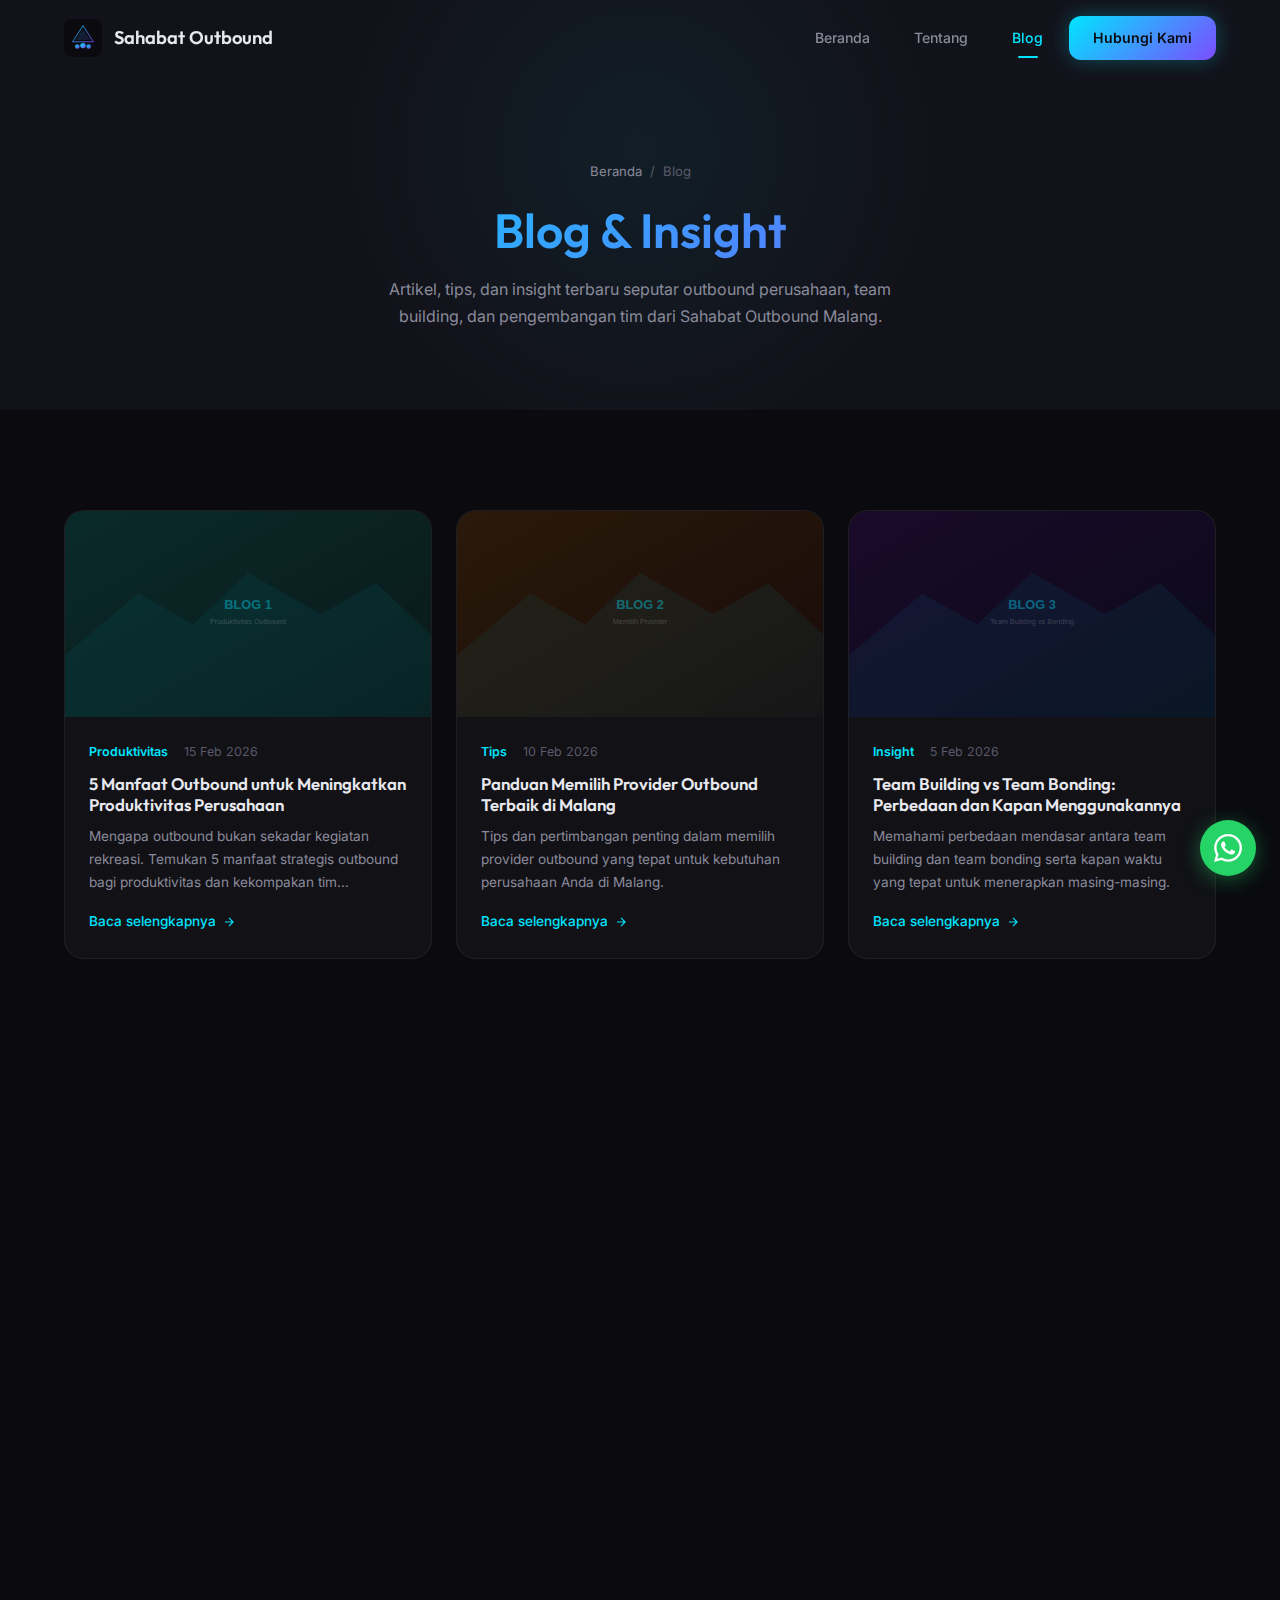
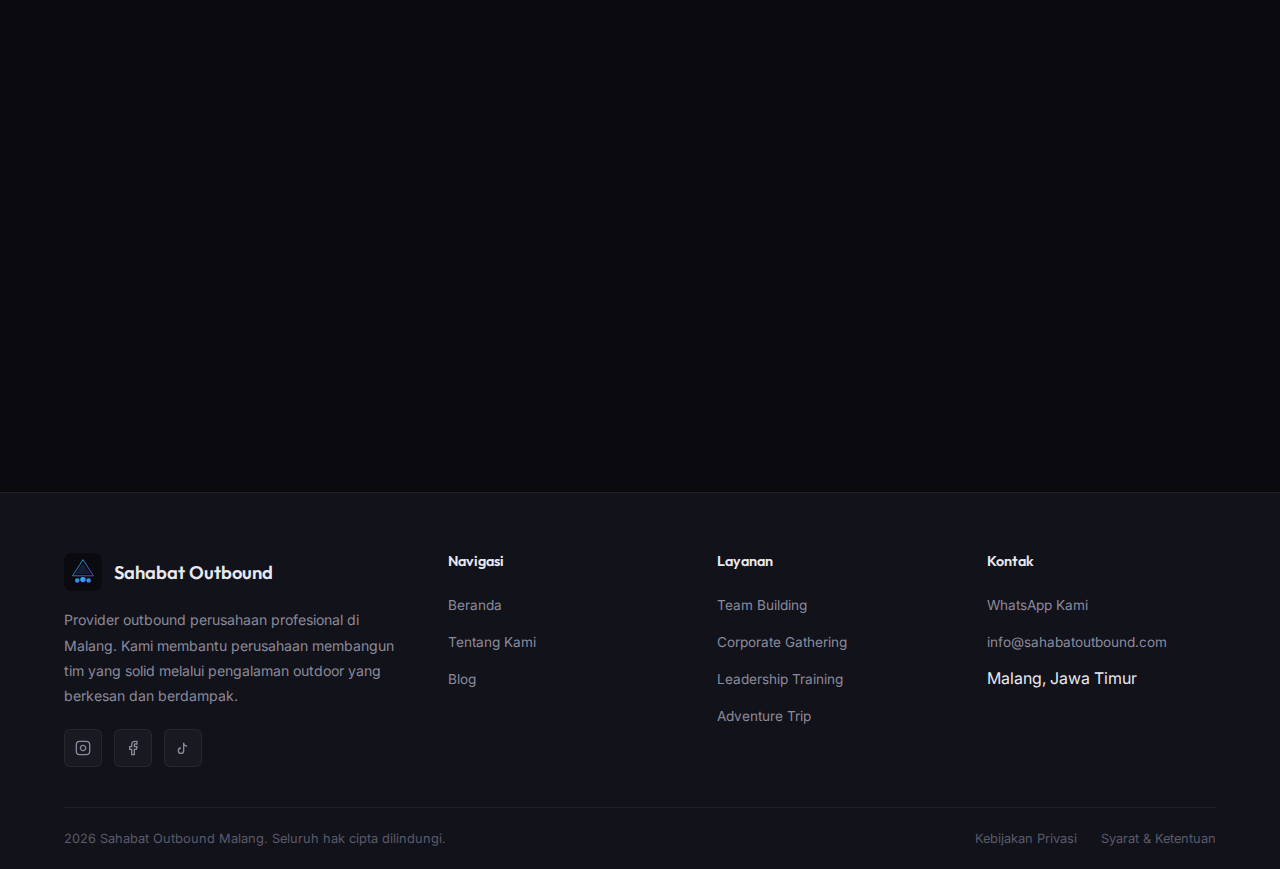
<file: blog.html>
<!DOCTYPE html>
<html lang="id" dir="ltr">

<head>
    <!-- Meta Charset & Viewport -->
    <meta charset="UTF-8">
    <meta name="viewport" content="width=device-width, initial-scale=1.0, maximum-scale=5.0">
    <meta http-equiv="X-UA-Compatible" content="IE=edge">

    <!-- Primary Meta -->
    <title>Blog Sahabat Outbound Malang - Tips, Insight, dan Info Outbound Perusahaan</title>
    <meta name="description"
        content="Baca artikel terbaru seputar outbound perusahaan, tips team building, dan insight pengembangan tim dari Sahabat Outbound Malang. Dapatkan inspirasi untuk program outbound Anda.">
    <meta name="keywords"
        content="blog outbound, tips team building, artikel outbound perusahaan, insight pengembangan tim, manfaat outbound, program outbound malang">
    <meta name="author" content="Sahabat Outbound Malang">
    <meta name="robots" content="index, follow, max-snippet:-1, max-image-preview:large, max-video-preview:-1">
    <link rel="canonical" href="https://sahabatoutbound.com/blog.html">

    <!-- OpenGraph -->
    <meta property="og:type" content="website">
    <meta property="og:site_name" content="Sahabat Outbound Malang">
    <meta property="og:title" content="Blog Sahabat Outbound Malang - Tips & Insight Outbound">
    <meta property="og:description"
        content="Artikel terbaru seputar outbound perusahaan, tips team building, dan insight pengembangan tim.">
    <meta property="og:url" content="https://sahabatoutbound.com/blog.html">
    <meta property="og:image" content="https://sahabatoutbound.com/assets/og-image.svg">
    <meta property="og:image:width" content="1200">
    <meta property="og:image:height" content="630">
    <meta property="og:image:alt" content="Blog Sahabat Outbound Malang">
    <meta property="og:locale" content="id_ID">

    <!-- Twitter Card -->
    <meta name="twitter:card" content="summary_large_image">
    <meta name="twitter:title" content="Blog Sahabat Outbound Malang - Tips & Insight Outbound">
    <meta name="twitter:description"
        content="Artikel terbaru seputar outbound perusahaan, tips team building, dan insight pengembangan tim.">
    <meta name="twitter:image" content="https://sahabatoutbound.com/assets/og-image.svg">

    <!-- Favicon -->
    <link rel="icon" type="image/svg+xml" sizes="32x32" href="assets/favicon-32x32.svg">
    <link rel="icon" type="image/svg+xml" sizes="16x16" href="assets/favicon-16x16.svg">
    <link rel="apple-touch-icon" sizes="180x180" href="assets/apple-touch-icon.svg">
    <link rel="manifest" href="site.webmanifest">
    <meta name="theme-color" content="#0a0a0f">
    <meta name="msapplication-TileColor" content="#0a0a0f">

    <!-- Preconnect & Fonts -->
    <link rel="preconnect" href="https://fonts.googleapis.com">
    <link rel="preconnect" href="https://fonts.gstatic.com" crossorigin>
    <link
        href="https://fonts.googleapis.com/css2?family=Inter:wght@400;500;600;700&family=Outfit:wght@500;600;700&family=JetBrains+Mono:wght@400;500&display=swap"
        rel="stylesheet">

    <!-- Stylesheet -->
    <link rel="stylesheet" href="styles.css">

    <!-- AEO/GEO: JSON-LD Structured Data -->
    <script type="application/ld+json">
  {
    "@context": "https://schema.org",
    "@graph": [
      {
        "@type": "WebPage",
        "name": "Blog Sahabat Outbound Malang",
        "url": "https://sahabatoutbound.com/blog.html",
        "description": "Artikel dan insight seputar outbound perusahaan di Malang",
        "isPartOf": {
          "@type": "WebSite",
          "name": "Sahabat Outbound Malang",
          "url": "https://sahabatoutbound.com/"
        },
        "breadcrumb": {
          "@type": "BreadcrumbList",
          "itemListElement": [
            {
              "@type": "ListItem",
              "position": 1,
              "name": "Beranda",
              "item": "https://sahabatoutbound.com/"
            },
            {
              "@type": "ListItem",
              "position": 2,
              "name": "Blog",
              "item": "https://sahabatoutbound.com/blog.html"
            }
          ]
        }
      },
      {
        "@type": "Blog",
        "name": "Blog Sahabat Outbound Malang",
        "url": "https://sahabatoutbound.com/blog.html",
        "description": "Artikel dan insight seputar outbound perusahaan, team building, dan pengembangan tim",
        "publisher": {
          "@type": "Organization",
          "name": "Sahabat Outbound Malang",
          "logo": {
            "@type": "ImageObject",
            "url": "https://sahabatoutbound.com/assets/logo.svg"
          }
        },
        "blogPost": [
          {
            "@type": "BlogPosting",
            "headline": "5 Manfaat Outbound untuk Meningkatkan Produktivitas Perusahaan",
            "description": "Mengapa outbound bukan sekadar kegiatan rekreasi. Temukan 5 manfaat strategis outbound bagi produktivitas dan kekompakan tim perusahaan Anda.",
            "datePublished": "2026-02-15",
            "dateModified": "2026-02-15",
            "author": {
              "@type": "Person",
              "name": "Rizky Aditya"
            },
            "publisher": {
              "@type": "Organization",
              "name": "Sahabat Outbound Malang"
            }
          },
          {
            "@type": "BlogPosting",
            "headline": "Panduan Memilih Provider Outbound Terbaik di Malang",
            "description": "Tips dan pertimbangan penting dalam memilih provider outbound yang tepat untuk kebutuhan perusahaan Anda di Malang.",
            "datePublished": "2026-02-10",
            "dateModified": "2026-02-10",
            "author": {
              "@type": "Person",
              "name": "Maya Sari"
            },
            "publisher": {
              "@type": "Organization",
              "name": "Sahabat Outbound Malang"
            }
          },
          {
            "@type": "BlogPosting",
            "headline": "Team Building vs Team Bonding: Perbedaan dan Kapan Menggunakannya",
            "description": "Memahami perbedaan mendasar antara team building dan team bonding serta kapan waktu yang tepat untuk menerapkan masing-masing pendekatan.",
            "datePublished": "2026-02-05",
            "dateModified": "2026-02-05",
            "author": {
              "@type": "Person",
              "name": "Rizky Aditya"
            },
            "publisher": {
              "@type": "Organization",
              "name": "Sahabat Outbound Malang"
            }
          }
        ]
      }
    ]
  }
  </script>
</head>

<body>
    <!-- Page Loader -->
    <div class="page-loader" aria-hidden="true">
        <div class="loader-spinner"></div>
    </div>

    <!-- Nav Overlay (Mobile) -->
    <div class="nav-overlay" aria-hidden="true"></div>

    <!-- Navbar -->
    <nav class="navbar" id="navbar" role="navigation" aria-label="Navigasi utama">
        <div class="container">
            <a href="index.html" class="navbar-logo" aria-label="Sahabat Outbound - Beranda">
                <img src="assets/logo.svg" alt="Logo Sahabat Outbound Malang" width="38" height="38" loading="eager">
                <span>Sahabat Outbound</span>
            </a>
            <div class="nav-links" id="nav-links">
                <a href="index.html">Beranda</a>
                <a href="about.html">Tentang</a>
                <a href="blog.html" class="active">Blog</a>
                <a href="#" class="nav-cta" data-wa
                    data-wa-message="Halo Sahabat Outbound, saya ingin konsultasi mengenai program outbound untuk perusahaan kami.">Hubungi
                    Kami</a>
            </div>
            <button class="menu-toggle" id="menu-toggle" aria-label="Toggle menu navigasi" aria-expanded="false">
                <span></span>
                <span></span>
                <span></span>
            </button>
        </div>
    </nav>

    <main>
        <!-- Page Header -->
        <section class="page-header" id="blog-header">
            <div class="container">
                <div class="breadcrumb" aria-label="Breadcrumb">
                    <a href="index.html">Beranda</a>
                    <span class="sep">/</span>
                    <span>Blog</span>
                </div>
                <h1>Blog & Insight</h1>
                <p>Artikel, tips, dan insight terbaru seputar outbound perusahaan, team building, dan pengembangan tim
                    dari Sahabat Outbound Malang.</p>
            </div>
        </section>

        <!-- Blog Grid -->
        <section class="blog-grid-section" id="daftar-blog">
            <div class="container">
                <div class="blog-grid">

                    <!-- Blog 1 -->
                    <a href="blog-manfaat-outbound-produktivitas.html" class="blog-card reveal">
                        <div class="blog-card-img">
                            <img src="assets/blog-1.svg"
                                alt="Tim perusahaan berdiskusi saat program outbound team building" width="400"
                                height="225" loading="lazy">
                        </div>
                        <div class="blog-card-body">
                            <div class="blog-card-meta">
                                <span class="tag">Produktivitas</span>
                                <span>15 Feb 2026</span>
                            </div>
                            <h3>5 Manfaat Outbound untuk Meningkatkan Produktivitas Perusahaan</h3>
                            <p>Mengapa outbound bukan sekadar kegiatan rekreasi. Temukan 5 manfaat strategis outbound
                                bagi produktivitas dan kekompakan tim perusahaan Anda.</p>
                            <span class="read-more">Baca selengkapnya <svg width="14" height="14" viewBox="0 0 24 24"
                                    fill="none" stroke="currentColor" stroke-width="2">
                                    <path d="M5 12h14M12 5l7 7-7 7"></path>
                                </svg></span>
                        </div>
                    </a>

                    <!-- Blog 2 -->
                    <a href="blog-pilih-provider-outbound-malang.html" class="blog-card reveal">
                        <div class="blog-card-img">
                            <img src="assets/blog-2.svg" alt="Instruktur outbound memberikan briefing kepada peserta"
                                width="400" height="225" loading="lazy">
                        </div>
                        <div class="blog-card-body">
                            <div class="blog-card-meta">
                                <span class="tag">Tips</span>
                                <span>10 Feb 2026</span>
                            </div>
                            <h3>Panduan Memilih Provider Outbound Terbaik di Malang</h3>
                            <p>Tips dan pertimbangan penting dalam memilih provider outbound yang tepat untuk kebutuhan
                                perusahaan Anda di Malang.</p>
                            <span class="read-more">Baca selengkapnya <svg width="14" height="14" viewBox="0 0 24 24"
                                    fill="none" stroke="currentColor" stroke-width="2">
                                    <path d="M5 12h14M12 5l7 7-7 7"></path>
                                </svg></span>
                        </div>
                    </a>

                    <!-- Blog 3 -->
                    <a href="blog-team-building-vs-bonding.html" class="blog-card reveal">
                        <div class="blog-card-img">
                            <img src="assets/blog-3.svg"
                                alt="Peserta berdiskusi dalam kelompok saat kegiatan team building outdoor" width="400"
                                height="225" loading="lazy">
                        </div>
                        <div class="blog-card-body">
                            <div class="blog-card-meta">
                                <span class="tag">Insight</span>
                                <span>5 Feb 2026</span>
                            </div>
                            <h3>Team Building vs Team Bonding: Perbedaan dan Kapan Menggunakannya</h3>
                            <p>Memahami perbedaan mendasar antara team building dan team bonding serta kapan waktu yang
                                tepat untuk menerapkan masing-masing.</p>
                            <span class="read-more">Baca selengkapnya <svg width="14" height="14" viewBox="0 0 24 24"
                                    fill="none" stroke="currentColor" stroke-width="2">
                                    <path d="M5 12h14M12 5l7 7-7 7"></path>
                                </svg></span>
                        </div>
                    </a>

                    <!-- Blog 4 -->
                    <a href="blog-lokasi-outbound-malang-raya.html" class="blog-card reveal">
                        <div class="blog-card-img">
                            <img src="assets/blog-4.svg"
                                alt="Pemandangan alam pegunungan di kawasan Malang untuk lokasi outbound" width="400"
                                height="225" loading="lazy">
                        </div>
                        <div class="blog-card-body">
                            <div class="blog-card-meta">
                                <span class="tag">Destinasi</span>
                                <span>28 Jan 2026</span>
                            </div>
                            <h3>Lokasi Outbound Terbaik di Malang Raya yang Wajib Dicoba</h3>
                            <p>Rekomendasi lokasi outbound terbaik di kawasan Malang Raya, mulai dari pegunungan Batu
                                hingga pantai selatan Malang.</p>
                            <span class="read-more">Baca selengkapnya <svg width="14" height="14" viewBox="0 0 24 24"
                                    fill="none" stroke="currentColor" stroke-width="2">
                                    <path d="M5 12h14M12 5l7 7-7 7"></path>
                                </svg></span>
                        </div>
                    </a>

                    <!-- Blog 5 -->
                    <a href="blog-roi-outbound-perusahaan.html" class="blog-card reveal">
                        <div class="blog-card-img">
                            <img src="assets/blog-5.svg"
                                alt="Peserta outbound berkolaborasi menyelesaikan tantangan tim" width="400"
                                height="225" loading="lazy">
                        </div>
                        <div class="blog-card-body">
                            <div class="blog-card-meta">
                                <span class="tag">Strategi</span>
                                <span>20 Jan 2026</span>
                            </div>
                            <h3>Cara Mengukur ROI dari Program Outbound Perusahaan</h3>
                            <p>Framework praktis untuk mengukur Return on Investment dari program outbound dan
                                membuktikan dampaknya pada organisasi.</p>
                            <span class="read-more">Baca selengkapnya <svg width="14" height="14" viewBox="0 0 24 24"
                                    fill="none" stroke="currentColor" stroke-width="2">
                                    <path d="M5 12h14M12 5l7 7-7 7"></path>
                                </svg></span>
                        </div>
                    </a>

                    <!-- Blog 6 -->
                    <a href="blog-tren-outbound-2026.html" class="blog-card reveal">
                        <div class="blog-card-img">
                            <img src="assets/blog-6.svg"
                                alt="Tim outbound menggunakan teknologi modern dalam kegiatan outdoor" width="400"
                                height="225" loading="lazy">
                        </div>
                        <div class="blog-card-body">
                            <div class="blog-card-meta">
                                <span class="tag">Tren</span>
                                <span>12 Jan 2026</span>
                            </div>
                            <h3>Tren Outbound 2026: Integrasi Teknologi dalam Program Outdoor</h3>
                            <p>Bagaimana teknologi mengubah lanskap industri outbound dan mengapa perusahaan perlu
                                mengadopsi tren terbaru ini.</p>
                            <span class="read-more">Baca selengkapnya <svg width="14" height="14" viewBox="0 0 24 24"
                                    fill="none" stroke="currentColor" stroke-width="2">
                                    <path d="M5 12h14M12 5l7 7-7 7"></path>
                                </svg></span>
                        </div>
                    </a>

                </div>
            </div>
        </section>

        <!-- CTA Section -->
        <section class="cta-section" id="cta">
            <div class="container">
                <div class="cta-box reveal">
                    <h2>Punya Pertanyaan tentang Outbound?</h2>
                    <p>Tim kami siap membantu menjawab pertanyaan dan merancang program outbound yang sesuai dengan
                        kebutuhan perusahaan Anda.</p>
                    <div class="cta-actions">
                        <a href="#" class="btn btn-primary" data-wa
                            data-wa-message="Halo Sahabat Outbound, saya ingin bertanya tentang program outbound untuk perusahaan kami. Bisa dibantu?">
                            Tanya via WhatsApp
                        </a>
                        <a href="about.html" class="btn btn-outline">Tentang Kami</a>
                    </div>
                </div>
            </div>
        </section>
    </main>

    <!-- Footer -->
    <footer class="footer" id="footer" role="contentinfo">
        <div class="container">
            <div class="footer-grid">
                <div class="footer-brand">
                    <a href="index.html" class="navbar-logo">
                        <img src="assets/logo.svg" alt="Logo Sahabat Outbound" width="38" height="38" loading="lazy">
                        <span>Sahabat Outbound</span>
                    </a>
                    <p>Provider outbound perusahaan profesional di Malang. Kami membantu perusahaan membangun tim yang
                        solid melalui pengalaman outdoor yang berkesan dan berdampak.</p>
                    <div class="footer-social">
                        <a href="https://instagram.com/" target="_blank" rel="noopener noreferrer"
                            aria-label="Instagram Sahabat Outbound">
                            <svg width="16" height="16" viewBox="0 0 24 24" fill="none" stroke="currentColor"
                                stroke-width="2">
                                <rect x="2" y="2" width="20" height="20" rx="5" ry="5"></rect>
                                <path d="M16 11.37A4 4 0 1112.63 8 4 4 0 0116 11.37z"></path>
                                <line x1="17.5" y1="6.5" x2="17.51" y2="6.5"></line>
                            </svg>
                        </a>
                        <a href="https://facebook.com/" target="_blank" rel="noopener noreferrer"
                            aria-label="Facebook Sahabat Outbound">
                            <svg width="16" height="16" viewBox="0 0 24 24" fill="none" stroke="currentColor"
                                stroke-width="2">
                                <path d="M18 2h-3a5 5 0 00-5 5v3H7v4h3v8h4v-8h3l1-4h-4V7a1 1 0 011-1h3z"></path>
                            </svg>
                        </a>
                        <a href="https://tiktok.com/" target="_blank" rel="noopener noreferrer"
                            aria-label="TikTok Sahabat Outbound">
                            <svg width="16" height="16" viewBox="0 0 24 24" fill="none" stroke="currentColor"
                                stroke-width="2">
                                <path d="M9 12a4 4 0 104 4V4a5 5 0 005 5"></path>
                            </svg>
                        </a>
                    </div>
                </div>
                <div class="footer-col">
                    <h4>Navigasi</h4>
                    <ul>
                        <li><a href="index.html">Beranda</a></li>
                        <li><a href="about.html">Tentang Kami</a></li>
                        <li><a href="blog.html">Blog</a></li>
                    </ul>
                </div>
                <div class="footer-col">
                    <h4>Layanan</h4>
                    <ul>
                        <li><a href="index.html#layanan">Team Building</a></li>
                        <li><a href="index.html#layanan">Corporate Gathering</a></li>
                        <li><a href="index.html#layanan">Leadership Training</a></li>
                        <li><a href="index.html#layanan">Adventure Trip</a></li>
                    </ul>
                </div>
                <div class="footer-col">
                    <h4>Kontak</h4>
                    <ul>
                        <li><a href="#" data-wa>WhatsApp Kami</a></li>
                        <li><a href="mailto:info@sahabatoutbound.com">info@sahabatoutbound.com</a></li>
                        <li>Malang, Jawa Timur</li>
                    </ul>
                </div>
            </div>
            <div class="footer-bottom">
                <p>2026 Sahabat Outbound Malang. Seluruh hak cipta dilindungi.</p>
                <div class="footer-bottom-links">
                    <a href="#">Kebijakan Privasi</a>
                    <a href="#">Syarat & Ketentuan</a>
                </div>
            </div>
        </div>
    </footer>

    <!-- Floating WhatsApp -->
    <a class="float-wa" aria-label="Hubungi kami via WhatsApp" role="button" tabindex="0">
        <svg viewBox="0 0 24 24">
            <path
                d="M17.472 14.382c-.297-.149-1.758-.867-2.03-.967-.273-.099-.471-.148-.67.15-.197.297-.767.966-.94 1.164-.173.199-.347.223-.644.075-.297-.15-1.255-.463-2.39-1.475-.883-.788-1.48-1.761-1.653-2.059-.173-.297-.018-.458.13-.606.134-.133.298-.347.446-.52.149-.174.198-.298.298-.497.099-.198.05-.371-.025-.52-.075-.149-.669-1.612-.916-2.207-.242-.579-.487-.5-.669-.51-.173-.008-.371-.01-.57-.01-.198 0-.52.074-.792.372-.272.297-1.04 1.016-1.04 2.479 0 1.462 1.065 2.875 1.213 3.074.149.198 2.096 3.2 5.077 4.487.709.306 1.262.489 1.694.625.712.227 1.36.195 1.871.118.571-.085 1.758-.719 2.006-1.413.248-.694.248-1.289.173-1.413-.074-.124-.272-.198-.57-.347m-5.421 7.403h-.004a9.87 9.87 0 01-5.031-1.378l-.361-.214-3.741.982.998-3.648-.235-.374a9.86 9.86 0 01-1.51-5.26c.001-5.45 4.436-9.884 9.888-9.884 2.64 0 5.122 1.03 6.988 2.898a9.825 9.825 0 012.893 6.994c-.003 5.45-4.437 9.884-9.885 9.884m8.413-18.297A11.815 11.815 0 0012.05 0C5.495 0 .16 5.335.157 11.892c0 2.096.547 4.142 1.588 5.945L.057 24l6.305-1.654a11.882 11.882 0 005.683 1.448h.005c6.554 0 11.89-5.335 11.893-11.893a11.821 11.821 0 00-3.48-8.413z" />
        </svg>
    </a>

    <!-- Back to Top -->
    <button class="back-to-top" aria-label="Kembali ke atas">
        <svg viewBox="0 0 24 24">
            <polyline points="18 15 12 9 6 15"></polyline>
        </svg>
    </button>

    <!-- Script -->
    <script src="script.js"></script>
</body>

</html>
</file>
<file: styles.css>
/* ============================================
   SAHABAT OUTBOUND - Futuristic Minimalist CSS
   ============================================ */

/* ---------- CSS Custom Properties ---------- */
:root {
    /* Colors - Dark Futuristic */
    --bg-primary: #0a0a0f;
    --bg-secondary: #12121a;
    --bg-card: rgba(18, 18, 26, 0.85);
    --bg-glass: rgba(255, 255, 255, 0.03);
    --bg-glass-hover: rgba(255, 255, 255, 0.06);

    --text-primary: #e8e8ef;
    --text-secondary: #8a8a9a;
    --text-muted: #5a5a6a;

    --accent-primary: #00e5ff;
    --accent-secondary: #7c4dff;
    --accent-gradient: linear-gradient(135deg, #00e5ff, #7c4dff);
    --accent-gradient-hover: linear-gradient(135deg, #7c4dff, #00e5ff);
    --accent-glow: 0 0 20px rgba(0, 229, 255, 0.3);
    --accent-glow-strong: 0 0 40px rgba(0, 229, 255, 0.5);

    --border-color: rgba(255, 255, 255, 0.06);
    --border-accent: rgba(0, 229, 255, 0.2);

    /* Typography */
    --font-heading: 'Outfit', sans-serif;
    --font-body: 'Inter', sans-serif;
    --font-mono: 'JetBrains Mono', monospace;

    /* Spacing */
    --section-padding: 100px 0;
    --container-max: 1200px;
    --container-padding: 0 24px;

    /* Transitions */
    --transition-fast: 0.2s cubic-bezier(0.4, 0, 0.2, 1);
    --transition-base: 0.3s cubic-bezier(0.4, 0, 0.2, 1);
    --transition-slow: 0.5s cubic-bezier(0.4, 0, 0.2, 1);

    /* Border Radius */
    --radius-sm: 6px;
    --radius-md: 12px;
    --radius-lg: 20px;
    --radius-xl: 28px;
}

/* ---------- Reset & Base ---------- */
*,
*::before,
*::after {
    margin: 0;
    padding: 0;
    box-sizing: border-box;
}

html {
    scroll-behavior: smooth;
    overflow-x: hidden;
    font-size: 16px;
}

body {
    font-family: var(--font-body);
    background-color: var(--bg-primary);
    color: var(--text-primary);
    line-height: 1.7;
    overflow-x: hidden;
    -webkit-font-smoothing: antialiased;
    -moz-osx-font-smoothing: grayscale;
}

img {
    max-width: 100%;
    height: auto;
    display: block;
}

a {
    text-decoration: none;
    color: inherit;
    transition: color var(--transition-fast);
}

ul,
ol {
    list-style: none;
}

h1,
h2,
h3,
h4,
h5,
h6 {
    font-family: var(--font-heading);
    font-weight: 600;
    line-height: 1.2;
    color: var(--text-primary);
}

/* ---------- Utility ---------- */
.container {
    max-width: var(--container-max);
    margin: 0 auto;
    padding: var(--container-padding);
    width: 100%;
}

.section-label {
    display: inline-block;
    font-family: var(--font-mono);
    font-size: 0.75rem;
    letter-spacing: 3px;
    text-transform: uppercase;
    color: var(--accent-primary);
    border: 1px solid var(--border-accent);
    padding: 6px 16px;
    border-radius: 100px;
    margin-bottom: 16px;
}

.section-title {
    font-size: clamp(2rem, 4vw, 3rem);
    margin-bottom: 16px;
    background: var(--accent-gradient);
    -webkit-background-clip: text;
    -webkit-text-fill-color: transparent;
    background-clip: text;
}

.section-desc {
    font-size: 1rem;
    color: var(--text-secondary);
    max-width: 600px;
    margin-bottom: 48px;
}

.section-header {
    text-align: center;
    display: flex;
    flex-direction: column;
    align-items: center;
}

.sr-only {
    position: absolute;
    width: 1px;
    height: 1px;
    padding: 0;
    margin: -1px;
    overflow: hidden;
    clip: rect(0, 0, 0, 0);
    white-space: nowrap;
    border-width: 0;
}

/* ---------- Buttons ---------- */
.btn {
    display: inline-flex;
    align-items: center;
    justify-content: center;
    gap: 10px;
    padding: 14px 32px;
    font-family: var(--font-body);
    font-size: 0.9rem;
    font-weight: 500;
    border-radius: var(--radius-md);
    border: none;
    cursor: pointer;
    transition: all var(--transition-base);
    text-align: center;
    white-space: nowrap;
}

.btn-primary {
    background: var(--accent-gradient);
    color: var(--bg-primary);
    box-shadow: var(--accent-glow);
}

.btn-primary:hover {
    box-shadow: var(--accent-glow-strong);
    transform: translateY(-2px);
}

.btn-outline {
    background: transparent;
    color: var(--accent-primary);
    border: 1px solid var(--border-accent);
}

.btn-outline:hover {
    background: rgba(0, 229, 255, 0.08);
    border-color: var(--accent-primary);
    transform: translateY(-2px);
}

.btn-ghost {
    background: var(--bg-glass);
    color: var(--text-primary);
    border: 1px solid var(--border-color);
}

.btn-ghost:hover {
    background: var(--bg-glass-hover);
    border-color: var(--border-accent);
}

/* ---------- Navbar ---------- */
.navbar {
    position: fixed;
    top: 0;
    left: 0;
    width: 100%;
    z-index: 1000;
    padding: 16px 0;
    transition: all var(--transition-base);
    background: transparent;
}

.navbar.scrolled {
    background: rgba(10, 10, 15, 0.92);
    backdrop-filter: blur(20px);
    -webkit-backdrop-filter: blur(20px);
    border-bottom: 1px solid var(--border-color);
    padding: 10px 0;
}

.navbar .container {
    display: flex;
    align-items: center;
    justify-content: space-between;
}

.navbar-logo {
    display: flex;
    align-items: center;
    gap: 12px;
    flex-shrink: 0;
}

.navbar-logo img {
    height: 38px;
    width: auto;
}

.navbar-logo span {
    font-family: var(--font-heading);
    font-size: 1.15rem;
    font-weight: 600;
    color: var(--text-primary);
    white-space: nowrap;
}

.nav-links {
    display: flex;
    align-items: center;
    gap: 8px;
}

.nav-links a {
    padding: 8px 18px;
    font-size: 0.88rem;
    font-weight: 500;
    color: var(--text-secondary);
    border-radius: var(--radius-sm);
    transition: all var(--transition-fast);
    position: relative;
}

.nav-links a:hover,
.nav-links a.active {
    color: var(--accent-primary);
}

.nav-links a.active::after {
    content: '';
    position: absolute;
    bottom: 0;
    left: 50%;
    transform: translateX(-50%);
    width: 20px;
    height: 2px;
    background: var(--accent-primary);
    border-radius: 2px;
}

.nav-cta {
    padding: 10px 24px !important;
    background: var(--accent-gradient) !important;
    color: var(--bg-primary) !important;
    border-radius: var(--radius-md) !important;
    font-weight: 600 !important;
    box-shadow: var(--accent-glow);
}

.nav-cta:hover {
    box-shadow: var(--accent-glow-strong) !important;
    transform: translateY(-1px);
}

/* Mobile Menu Toggle */
.menu-toggle {
    display: none;
    flex-direction: column;
    gap: 5px;
    background: none;
    border: none;
    cursor: pointer;
    padding: 8px;
    z-index: 1001;
}

.menu-toggle span {
    display: block;
    width: 24px;
    height: 2px;
    background: var(--text-primary);
    border-radius: 4px;
    transition: all var(--transition-base);
}

.menu-toggle.active span:nth-child(1) {
    transform: rotate(45deg) translate(5px, 5px);
}

.menu-toggle.active span:nth-child(2) {
    opacity: 0;
}

.menu-toggle.active span:nth-child(3) {
    transform: rotate(-45deg) translate(5px, -5px);
}

/* ---------- Hero Section ---------- */
.hero {
    position: relative;
    min-height: 100vh;
    display: flex;
    align-items: center;
    overflow: hidden;
}

.hero-bg {
    position: absolute;
    inset: 0;
    z-index: 0;
}

.hero-bg img {
    width: 100%;
    height: 100%;
    object-fit: cover;
    opacity: 0.35;
}

.hero-bg::after {
    content: '';
    position: absolute;
    inset: 0;
    background: linear-gradient(180deg,
            rgba(10, 10, 15, 0.5) 0%,
            rgba(10, 10, 15, 0.7) 50%,
            var(--bg-primary) 100%);
}

.hero-grid-overlay {
    position: absolute;
    inset: 0;
    background-image:
        linear-gradient(rgba(0, 229, 255, 0.03) 1px, transparent 1px),
        linear-gradient(90deg, rgba(0, 229, 255, 0.03) 1px, transparent 1px);
    background-size: 60px 60px;
    z-index: 1;
    pointer-events: none;
}

.hero .container {
    position: relative;
    z-index: 2;
}

.hero-content {
    max-width: 680px;
}

.hero-label {
    display: inline-flex;
    align-items: center;
    gap: 8px;
    font-family: var(--font-mono);
    font-size: 0.75rem;
    letter-spacing: 2px;
    text-transform: uppercase;
    color: var(--accent-primary);
    margin-bottom: 24px;
    opacity: 0;
    animation: fadeUp 0.8s ease forwards 0.2s;
}

.hero-label .dot {
    width: 6px;
    height: 6px;
    border-radius: 50%;
    background: var(--accent-primary);
    box-shadow: 0 0 8px var(--accent-primary);
    animation: pulse-dot 2s ease-in-out infinite;
}

.hero-title {
    font-size: clamp(2.5rem, 5.5vw, 4rem);
    font-weight: 700;
    line-height: 1.1;
    margin-bottom: 24px;
    opacity: 0;
    animation: fadeUp 0.8s ease forwards 0.4s;
}

.hero-title .highlight {
    background: var(--accent-gradient);
    -webkit-background-clip: text;
    -webkit-text-fill-color: transparent;
    background-clip: text;
}

.hero-desc {
    font-size: 1.05rem;
    color: var(--text-secondary);
    line-height: 1.8;
    margin-bottom: 36px;
    max-width: 540px;
    opacity: 0;
    animation: fadeUp 0.8s ease forwards 0.6s;
}

.hero-actions {
    display: flex;
    gap: 16px;
    flex-wrap: wrap;
    opacity: 0;
    animation: fadeUp 0.8s ease forwards 0.8s;
}

.hero-stats {
    display: flex;
    gap: 48px;
    margin-top: 64px;
    opacity: 0;
    animation: fadeUp 0.8s ease forwards 1s;
}

.hero-stat {
    position: relative;
}

.hero-stat::before {
    content: '';
    position: absolute;
    left: -24px;
    top: 50%;
    transform: translateY(-50%);
    width: 1px;
    height: 40px;
    background: var(--border-color);
}

.hero-stat:first-child::before {
    display: none;
}

.hero-stat .number {
    font-family: var(--font-heading);
    font-size: 2rem;
    font-weight: 700;
    background: var(--accent-gradient);
    -webkit-background-clip: text;
    -webkit-text-fill-color: transparent;
    background-clip: text;
}

.hero-stat .label {
    font-size: 0.8rem;
    color: var(--text-muted);
    margin-top: 2px;
}

/* ---------- Services Section ---------- */
.services {
    padding: var(--section-padding);
}

.services-grid {
    display: grid;
    grid-template-columns: repeat(3, 1fr);
    gap: 24px;
}

.service-card {
    background: var(--bg-glass);
    border: 1px solid var(--border-color);
    border-radius: var(--radius-lg);
    padding: 36px 28px;
    transition: all var(--transition-base);
    position: relative;
    overflow: hidden;
}

.service-card::before {
    content: '';
    position: absolute;
    top: 0;
    left: 0;
    right: 0;
    height: 2px;
    background: var(--accent-gradient);
    opacity: 0;
    transition: opacity var(--transition-base);
}

.service-card:hover {
    border-color: var(--border-accent);
    transform: translateY(-4px);
    background: var(--bg-glass-hover);
}

.service-card:hover::before {
    opacity: 1;
}

.service-icon {
    width: 52px;
    height: 52px;
    border-radius: var(--radius-md);
    background: rgba(0, 229, 255, 0.08);
    display: flex;
    align-items: center;
    justify-content: center;
    margin-bottom: 20px;
    color: var(--accent-primary);
    font-size: 1.3rem;
}

.service-card h3 {
    font-size: 1.15rem;
    margin-bottom: 10px;
}

.service-card p {
    font-size: 0.9rem;
    color: var(--text-secondary);
    line-height: 1.7;
}

/* ---------- About Preview / Why Us ---------- */
.why-us {
    padding: var(--section-padding);
    background: var(--bg-secondary);
    position: relative;
}

.why-us-grid {
    display: grid;
    grid-template-columns: 1fr 1fr;
    gap: 60px;
    align-items: center;
}

.why-us-image {
    border-radius: var(--radius-lg);
    overflow: hidden;
    position: relative;
    aspect-ratio: 4/3;
}

.why-us-image img {
    width: 100%;
    height: 100%;
    object-fit: cover;
}

.why-us-image::after {
    content: '';
    position: absolute;
    inset: 0;
    border: 1px solid var(--border-accent);
    border-radius: var(--radius-lg);
    pointer-events: none;
}

.why-us-content h2 {
    font-size: clamp(1.8rem, 3vw, 2.4rem);
    margin-bottom: 20px;
}

.why-us-content>p {
    color: var(--text-secondary);
    margin-bottom: 32px;
    font-size: 0.95rem;
}

.why-us-list {
    display: flex;
    flex-direction: column;
    gap: 20px;
}

.why-us-item {
    display: flex;
    gap: 16px;
    align-items: flex-start;
}

.why-us-item .icon-box {
    width: 40px;
    height: 40px;
    min-width: 40px;
    border-radius: var(--radius-sm);
    background: rgba(0, 229, 255, 0.08);
    display: flex;
    align-items: center;
    justify-content: center;
    color: var(--accent-primary);
    font-size: 0.9rem;
}

.why-us-item h4 {
    font-size: 0.95rem;
    margin-bottom: 4px;
}

.why-us-item p {
    font-size: 0.85rem;
    color: var(--text-secondary);
}

/* ---------- Gallery ---------- */
.gallery {
    padding: var(--section-padding);
}

.gallery-grid {
    display: grid;
    grid-template-columns: repeat(3, 1fr);
    gap: 16px;
}

.gallery-item {
    border-radius: var(--radius-md);
    overflow: hidden;
    aspect-ratio: 4/3;
    position: relative;
    cursor: pointer;
}

.gallery-item img {
    width: 100%;
    height: 100%;
    object-fit: cover;
    transition: transform var(--transition-slow);
}

.gallery-item:hover img {
    transform: scale(1.05);
}

.gallery-item::after {
    content: '';
    position: absolute;
    inset: 0;
    background: linear-gradient(180deg, transparent 50%, rgba(10, 10, 15, 0.6) 100%);
    opacity: 0;
    transition: opacity var(--transition-base);
}

.gallery-item:hover::after {
    opacity: 1;
}

/* ---------- Testimonials ---------- */
.testimonials {
    padding: var(--section-padding);
    background: var(--bg-secondary);
}

.testimonials-grid {
    display: grid;
    grid-template-columns: repeat(3, 1fr);
    gap: 24px;
}

.testimonial-card {
    background: var(--bg-glass);
    border: 1px solid var(--border-color);
    border-radius: var(--radius-lg);
    padding: 32px;
    transition: all var(--transition-base);
}

.testimonial-card:hover {
    border-color: var(--border-accent);
}

.testimonial-stars {
    color: var(--accent-primary);
    font-size: 0.85rem;
    margin-bottom: 16px;
    letter-spacing: 2px;
}

.testimonial-card blockquote {
    font-size: 0.92rem;
    color: var(--text-secondary);
    line-height: 1.8;
    margin-bottom: 20px;
    font-style: italic;
}

.testimonial-author {
    display: flex;
    align-items: center;
    gap: 12px;
}

.testimonial-author .avatar {
    width: 40px;
    height: 40px;
    border-radius: 50%;
    background: var(--accent-gradient);
    display: flex;
    align-items: center;
    justify-content: center;
    font-weight: 700;
    font-size: 0.85rem;
    color: var(--bg-primary);
}

.testimonial-author .info .name {
    font-size: 0.88rem;
    font-weight: 600;
}

.testimonial-author .info .role {
    font-size: 0.78rem;
    color: var(--text-muted);
}

/* ---------- CTA Section ---------- */
.cta-section {
    padding: var(--section-padding);
    position: relative;
}

.cta-box {
    background: var(--bg-glass);
    border: 1px solid var(--border-color);
    border-radius: var(--radius-xl);
    padding: 64px;
    text-align: center;
    position: relative;
    overflow: hidden;
}

.cta-box::before {
    content: '';
    position: absolute;
    top: -100px;
    left: 50%;
    transform: translateX(-50%);
    width: 400px;
    height: 400px;
    background: radial-gradient(circle, rgba(0, 229, 255, 0.1), transparent 70%);
    pointer-events: none;
}

.cta-box h2 {
    font-size: clamp(1.8rem, 3vw, 2.4rem);
    margin-bottom: 16px;
    position: relative;
}

.cta-box p {
    color: var(--text-secondary);
    margin-bottom: 32px;
    max-width: 500px;
    margin-left: auto;
    margin-right: auto;
    position: relative;
}

.cta-actions {
    display: flex;
    gap: 16px;
    justify-content: center;
    flex-wrap: wrap;
    position: relative;
}

/* ---------- Footer ---------- */
.footer {
    background: var(--bg-secondary);
    border-top: 1px solid var(--border-color);
    padding: 60px 0 0;
}

.footer-grid {
    display: grid;
    grid-template-columns: 1.5fr 1fr 1fr 1fr;
    gap: 40px;
    padding-bottom: 40px;
}

.footer-brand .navbar-logo {
    margin-bottom: 16px;
}

.footer-brand p {
    font-size: 0.88rem;
    color: var(--text-secondary);
    line-height: 1.8;
    margin-bottom: 20px;
}

.footer-social {
    display: flex;
    gap: 12px;
}

.footer-social a {
    width: 38px;
    height: 38px;
    border-radius: var(--radius-sm);
    background: var(--bg-glass);
    border: 1px solid var(--border-color);
    display: flex;
    align-items: center;
    justify-content: center;
    color: var(--text-secondary);
    font-size: 0.9rem;
    transition: all var(--transition-fast);
}

.footer-social a:hover {
    border-color: var(--accent-primary);
    color: var(--accent-primary);
    background: rgba(0, 229, 255, 0.08);
}

.footer-col h4 {
    font-size: 0.9rem;
    margin-bottom: 20px;
    color: var(--text-primary);
}

.footer-col ul li {
    margin-bottom: 10px;
}

.footer-col ul li a {
    font-size: 0.85rem;
    color: var(--text-secondary);
    transition: color var(--transition-fast);
}

.footer-col ul li a:hover {
    color: var(--accent-primary);
}

.footer-bottom {
    border-top: 1px solid var(--border-color);
    padding: 20px 0;
    display: flex;
    align-items: center;
    justify-content: space-between;
}

.footer-bottom p {
    font-size: 0.8rem;
    color: var(--text-muted);
}

.footer-bottom-links {
    display: flex;
    gap: 24px;
}

.footer-bottom-links a {
    font-size: 0.8rem;
    color: var(--text-muted);
    transition: color var(--transition-fast);
}

.footer-bottom-links a:hover {
    color: var(--accent-primary);
}

/* ---------- Floating WhatsApp ---------- */
.float-wa {
    position: fixed;
    bottom: 24px;
    right: 24px;
    z-index: 999;
    width: 56px;
    height: 56px;
    border-radius: 50%;
    background: #25d366;
    display: flex;
    align-items: center;
    justify-content: center;
    box-shadow: 0 4px 20px rgba(37, 211, 102, 0.4);
    transition: all var(--transition-base);
    cursor: pointer;
}

.float-wa:hover {
    transform: scale(1.08);
    box-shadow: 0 6px 30px rgba(37, 211, 102, 0.5);
}

.float-wa svg {
    width: 28px;
    height: 28px;
    fill: #fff;
}

/* ---------- Back to Top ---------- */
.back-to-top {
    position: fixed;
    bottom: 90px;
    right: 28px;
    z-index: 998;
    width: 42px;
    height: 42px;
    border-radius: 50%;
    background: var(--bg-glass);
    border: 1px solid var(--border-color);
    display: flex;
    align-items: center;
    justify-content: center;
    cursor: pointer;
    opacity: 0;
    visibility: hidden;
    transform: translateY(10px);
    transition: all var(--transition-base);
    color: var(--text-secondary);
}

.back-to-top.visible {
    opacity: 1;
    visibility: visible;
    transform: translateY(0);
}

.back-to-top:hover {
    border-color: var(--accent-primary);
    color: var(--accent-primary);
    background: rgba(0, 229, 255, 0.08);
}

.back-to-top svg {
    width: 18px;
    height: 18px;
    stroke: currentColor;
    fill: none;
    stroke-width: 2;
}

/* ---------- Page Header (About & Blog) ---------- */
.page-header {
    padding: 160px 0 80px;
    text-align: center;
    position: relative;
    overflow: hidden;
    background: var(--bg-secondary);
}

.page-header::before {
    content: '';
    position: absolute;
    top: -150px;
    left: 50%;
    transform: translateX(-50%);
    width: 600px;
    height: 600px;
    background: radial-gradient(circle, rgba(0, 229, 255, 0.06), transparent 70%);
    pointer-events: none;
}

.page-header .container {
    position: relative;
    z-index: 1;
}

.page-header h1 {
    font-size: clamp(2rem, 4vw, 3rem);
    margin-bottom: 16px;
    background: var(--accent-gradient);
    -webkit-background-clip: text;
    -webkit-text-fill-color: transparent;
    background-clip: text;
}

.page-header p {
    color: var(--text-secondary);
    max-width: 560px;
    margin: 0 auto;
    font-size: 1rem;
}

.page-header .breadcrumb {
    display: flex;
    align-items: center;
    justify-content: center;
    gap: 8px;
    font-size: 0.82rem;
    color: var(--text-muted);
    margin-bottom: 20px;
}

.page-header .breadcrumb a {
    color: var(--text-secondary);
    transition: color var(--transition-fast);
}

.page-header .breadcrumb a:hover {
    color: var(--accent-primary);
}

.page-header .breadcrumb .sep {
    color: var(--text-muted);
}

/* ---------- About Page ---------- */
.about-story {
    padding: var(--section-padding);
}

.about-story-grid {
    display: grid;
    grid-template-columns: 1fr 1fr;
    gap: 60px;
    align-items: center;
}

.about-story-image {
    border-radius: var(--radius-lg);
    overflow: hidden;
    aspect-ratio: 4/3;
}

.about-story-image img {
    width: 100%;
    height: 100%;
    object-fit: cover;
}

.about-story-content h2 {
    font-size: clamp(1.6rem, 3vw, 2.2rem);
    margin-bottom: 20px;
}

.about-story-content p {
    color: var(--text-secondary);
    margin-bottom: 16px;
    font-size: 0.92rem;
    line-height: 1.8;
}

/* Vision Mission */
.vision-mission {
    padding: var(--section-padding);
    background: var(--bg-secondary);
}

.vm-grid {
    display: grid;
    grid-template-columns: 1fr 1fr;
    gap: 24px;
}

.vm-card {
    background: var(--bg-glass);
    border: 1px solid var(--border-color);
    border-radius: var(--radius-lg);
    padding: 40px 32px;
    transition: all var(--transition-base);
}

.vm-card:hover {
    border-color: var(--border-accent);
}

.vm-card h3 {
    font-size: 1.3rem;
    margin-bottom: 16px;
    color: var(--accent-primary);
}

.vm-card p,
.vm-card li {
    color: var(--text-secondary);
    font-size: 0.9rem;
    line-height: 1.8;
}

.vm-card ul {
    display: flex;
    flex-direction: column;
    gap: 12px;
}

.vm-card ul li {
    padding-left: 20px;
    position: relative;
}

.vm-card ul li::before {
    content: '';
    position: absolute;
    left: 0;
    top: 10px;
    width: 6px;
    height: 6px;
    border-radius: 50%;
    background: var(--accent-primary);
}

/* Team */
.team {
    padding: var(--section-padding);
}

.team-grid {
    display: grid;
    grid-template-columns: repeat(3, 1fr);
    gap: 24px;
}

.team-card {
    background: var(--bg-glass);
    border: 1px solid var(--border-color);
    border-radius: var(--radius-lg);
    overflow: hidden;
    transition: all var(--transition-base);
    text-align: center;
}

.team-card:hover {
    border-color: var(--border-accent);
    transform: translateY(-4px);
}

.team-card-img {
    aspect-ratio: 1/1;
    overflow: hidden;
}

.team-card-img img {
    width: 100%;
    height: 100%;
    object-fit: cover;
    transition: transform var(--transition-slow);
}

.team-card:hover .team-card-img img {
    transform: scale(1.05);
}

.team-card-info {
    padding: 24px;
}

.team-card-info h3 {
    font-size: 1rem;
    margin-bottom: 4px;
}

.team-card-info p {
    font-size: 0.82rem;
    color: var(--accent-primary);
}

/* Values */
.values {
    padding: var(--section-padding);
    background: var(--bg-secondary);
}

.values-grid {
    display: grid;
    grid-template-columns: repeat(4, 1fr);
    gap: 24px;
}

.value-card {
    text-align: center;
    padding: 32px 20px;
    background: var(--bg-glass);
    border: 1px solid var(--border-color);
    border-radius: var(--radius-lg);
    transition: all var(--transition-base);
}

.value-card:hover {
    border-color: var(--border-accent);
    transform: translateY(-4px);
}

.value-icon {
    width: 52px;
    height: 52px;
    margin: 0 auto 16px;
    border-radius: var(--radius-md);
    background: rgba(0, 229, 255, 0.08);
    display: flex;
    align-items: center;
    justify-content: center;
    color: var(--accent-primary);
    font-size: 1.2rem;
}

.value-card h3 {
    font-size: 0.95rem;
    margin-bottom: 8px;
}

.value-card p {
    font-size: 0.82rem;
    color: var(--text-secondary);
    line-height: 1.7;
}

/* ---------- Blog Page ---------- */
.blog-grid-section {
    padding: var(--section-padding);
}

.blog-grid {
    display: grid;
    grid-template-columns: repeat(3, 1fr);
    gap: 24px;
}

.blog-card {
    background: var(--bg-glass);
    border: 1px solid var(--border-color);
    border-radius: var(--radius-lg);
    overflow: hidden;
    transition: all var(--transition-base);
}

.blog-card:hover {
    border-color: var(--border-accent);
    transform: translateY(-4px);
}

.blog-card-img {
    aspect-ratio: 16/9;
    overflow: hidden;
}

.blog-card-img img {
    width: 100%;
    height: 100%;
    object-fit: cover;
    transition: transform var(--transition-slow);
}

.blog-card:hover .blog-card-img img {
    transform: scale(1.05);
}

.blog-card-body {
    padding: 24px;
}

.blog-card-meta {
    display: flex;
    align-items: center;
    gap: 16px;
    margin-bottom: 12px;
    font-size: 0.78rem;
    color: var(--text-muted);
}

.blog-card-meta .tag {
    color: var(--accent-primary);
    font-weight: 600;
}

.blog-card h3 {
    font-size: 1.05rem;
    margin-bottom: 10px;
    display: -webkit-box;
    -webkit-line-clamp: 2;
    -webkit-box-orient: vertical;
    overflow: hidden;
    line-clamp: 2;
}

.blog-card p {
    font-size: 0.85rem;
    color: var(--text-secondary);
    line-height: 1.7;
    display: -webkit-box;
    -webkit-line-clamp: 3;
    -webkit-box-orient: vertical;
    overflow: hidden;
    line-clamp: 3;
}

.blog-card .read-more {
    display: inline-flex;
    align-items: center;
    gap: 6px;
    margin-top: 16px;
    font-size: 0.85rem;
    color: var(--accent-primary);
    font-weight: 500;
    transition: gap var(--transition-fast);
}

.blog-card:hover .read-more {
    gap: 10px;
}

/* ---------- Blog Post Page (Standalone) ---------- */
.blog-post-section {
    padding: 160px 0 100px;
}

.blog-post-container {
    max-width: 800px;
    margin: 0 auto;
}

.blog-post-header {
    text-align: center;
    margin-bottom: 48px;
}

.blog-post-header .tag {
    display: inline-block;
    font-family: var(--font-mono);
    font-size: 0.75rem;
    color: var(--accent-primary);
    margin-bottom: 16px;
    text-transform: uppercase;
    letter-spacing: 2px;
}

.blog-post-header h1 {
    font-size: clamp(2rem, 5vw, 3rem);
    line-height: 1.2;
    margin-bottom: 24px;
}

.blog-post-header .meta {
    color: var(--text-muted);
    font-size: 0.9rem;
}

.blog-post-featured-img {
    width: 100%;
    aspect-ratio: 16/9;
    border-radius: var(--radius-lg);
    overflow: hidden;
    margin-bottom: 48px;
    border: 1px solid var(--border-color);
}

.blog-post-featured-img img {
    width: 100%;
    height: 100%;
    object-fit: cover;
}

.blog-post-content {
    color: var(--text-secondary);
    font-size: 1.05rem;
    line-height: 1.8;
}

.blog-post-content h2,
.blog-post-content h3 {
    color: var(--text-primary);
    margin-top: 40px;
    margin-bottom: 20px;
}

.blog-post-content h2 {
    font-size: 1.8rem;
}

.blog-post-content h3 {
    font-size: 1.4rem;
    color: var(--accent-primary);
}

.blog-post-content p {
    margin-bottom: 24px;
}

.blog-post-content ul,
.blog-post-content ol {
    margin-bottom: 24px;
    padding-left: 0;
}

.blog-post-content li {
    padding-left: 24px;
    position: relative;
    margin-bottom: 12px;
}

.blog-post-content ul li::before {
    content: '';
    position: absolute;
    left: 0;
    top: 12px;
    width: 6px;
    height: 6px;
    border-radius: 50%;
    background: var(--accent-primary);
}

.blog-post-footer {
    margin-top: 64px;
    padding-top: 48px;
    border-top: 1px solid var(--border-color);
}

.blog-post-share {
    display: flex;
    align-items: center;
    gap: 16px;
    margin-bottom: 32px;
}

.blog-post-share span {
    font-size: 0.9rem;
    font-weight: 600;
    color: var(--text-primary);
}

.blog-post-nav {
    display: flex;
    justify-content: space-between;
    gap: 24px;
    margin-top: 48px;
}

.blog-post-nav a {
    flex: 1;
    padding: 24px;
    background: var(--bg-glass);
    border: 1px solid var(--border-color);
    border-radius: var(--radius-md);
    transition: all var(--transition-base);
}

.blog-post-nav a:hover {
    border-color: var(--border-accent);
    background: var(--bg-glass-hover);
}

.blog-post-nav .nav-label {
    display: block;
    font-size: 0.75rem;
    color: var(--text-muted);
    text-transform: uppercase;
    margin-bottom: 8px;
}

.blog-post-nav .nav-title {
    font-size: 0.95rem;
    font-weight: 600;
    color: var(--text-primary);
}

@media (max-width: 768px) {
    .blog-post-section {
        padding-top: 120px;
    }

    .blog-post-nav {
        flex-direction: column;
    }
}

/* ---------- Animations ---------- */
@keyframes fadeUp {
    from {
        opacity: 0;
        transform: translateY(20px);
    }

    to {
        opacity: 1;
        transform: translateY(0);
    }
}

@keyframes pulse-dot {

    0%,
    100% {
        opacity: 1;
    }

    50% {
        opacity: 0.4;
    }
}

/* Scroll reveal */
.reveal {
    opacity: 0;
    transform: translateY(30px);
    transition: opacity 0.6s ease, transform 0.6s ease;
}

.reveal.revealed {
    opacity: 1;
    transform: translateY(0);
}

/* ---------- FAQ Section ---------- */
.faq {
    padding: var(--section-padding);
}

.faq-list {
    max-width: 720px;
    margin: 0 auto;
    display: flex;
    flex-direction: column;
    gap: 12px;
}

.faq-item {
    background: var(--bg-glass);
    border: 1px solid var(--border-color);
    border-radius: var(--radius-md);
    overflow: hidden;
    transition: border-color var(--transition-fast);
}

.faq-item.active {
    border-color: var(--border-accent);
}

.faq-question {
    width: 100%;
    padding: 20px 24px;
    background: none;
    border: none;
    color: var(--text-primary);
    font-family: var(--font-body);
    font-size: 0.95rem;
    font-weight: 500;
    text-align: left;
    cursor: pointer;
    display: flex;
    align-items: center;
    justify-content: space-between;
    gap: 16px;
}

.faq-question .icon {
    width: 20px;
    height: 20px;
    flex-shrink: 0;
    transition: transform var(--transition-base);
    color: var(--accent-primary);
}

.faq-item.active .faq-question .icon {
    transform: rotate(45deg);
}

.faq-answer {
    max-height: 0;
    overflow: hidden;
    transition: max-height var(--transition-base);
}

.faq-answer-inner {
    padding: 0 24px 20px;
    font-size: 0.88rem;
    color: var(--text-secondary);
    line-height: 1.8;
}

/* ---------- Responsive ---------- */
@media (max-width: 1024px) {

    .services-grid,
    .testimonials-grid,
    .blog-grid {
        grid-template-columns: repeat(2, 1fr);
    }

    .footer-grid {
        grid-template-columns: 1fr 1fr;
        gap: 32px;
    }

    .values-grid {
        grid-template-columns: repeat(2, 1fr);
    }

    .team-grid {
        grid-template-columns: repeat(2, 1fr);
    }
}

@media (max-width: 768px) {
    :root {
        --section-padding: 64px 0;
    }

    /* Mobile Nav */
    .nav-links {
        position: fixed;
        top: 0;
        right: -100%;
        width: 280px;
        height: 100vh;
        height: 100dvh;
        background: var(--bg-secondary);
        border-left: 1px solid var(--border-color);
        flex-direction: column;
        align-items: stretch;
        justify-content: center;
        padding: 24px;
        gap: 4px;
        transition: right var(--transition-base);
        z-index: 1000;
    }

    .nav-links.open {
        right: 0;
    }

    .nav-links a {
        padding: 14px 18px;
        font-size: 1rem;
        border-radius: var(--radius-sm);
    }

    .nav-links a:hover {
        background: var(--bg-glass);
    }

    .nav-cta {
        margin-top: 12px;
        text-align: center;
    }

    .menu-toggle {
        display: flex;
    }

    /* Mobile Overlay */
    .nav-overlay {
        position: fixed;
        inset: 0;
        background: rgba(10, 10, 15, 0.7);
        z-index: 999;
        opacity: 0;
        visibility: hidden;
        transition: all var(--transition-base);
    }

    .nav-overlay.open {
        opacity: 1;
        visibility: visible;
    }

    /* Hero */
    .hero-stats {
        gap: 24px;
    }

    .hero-stat .number {
        font-size: 1.5rem;
    }

    .hero-stat::before {
        left: -12px;
    }

    /* Grids */
    .services-grid,
    .testimonials-grid,
    .blog-grid,
    .team-grid {
        grid-template-columns: 1fr;
    }

    .why-us-grid,
    .about-story-grid {
        grid-template-columns: 1fr;
        gap: 32px;
    }

    .vm-grid {
        grid-template-columns: 1fr;
    }

    .gallery-grid {
        grid-template-columns: repeat(2, 1fr);
    }

    .values-grid {
        grid-template-columns: 1fr 1fr;
    }

    .footer-grid {
        grid-template-columns: 1fr;
        gap: 28px;
    }

    .footer-bottom {
        flex-direction: column;
        gap: 12px;
        text-align: center;
    }

    .cta-box {
        padding: 40px 24px;
    }

    /* Floating elements - Mobile safe */
    .float-wa {
        bottom: 16px;
        right: 16px;
        width: 50px;
        height: 50px;
    }

    .float-wa svg {
        width: 24px;
        height: 24px;
    }

    .back-to-top {
        bottom: 76px;
        right: 20px;
        width: 38px;
        height: 38px;
    }
}

@media (max-width: 480px) {
    .hero-stats {
        flex-direction: column;
        gap: 16px;
    }

    .hero-stat::before {
        display: none;
    }

    .hero-actions {
        flex-direction: column;
    }

    .hero-actions .btn {
        width: 100%;
    }

    .gallery-grid {
        grid-template-columns: 1fr;
    }

    .values-grid {
        grid-template-columns: 1fr;
    }

    .page-header {
        padding: 130px 0 60px;
    }

    .cta-actions {
        flex-direction: column;
    }

    .cta-actions .btn {
        width: 100%;
    }
}

/* ---------- Scrollbar ---------- */
::-webkit-scrollbar {
    width: 6px;
}

::-webkit-scrollbar-track {
    background: var(--bg-primary);
}

::-webkit-scrollbar-thumb {
    background: var(--border-color);
    border-radius: 3px;
}

::-webkit-scrollbar-thumb:hover {
    background: var(--border-accent);
}

/* ---------- Selection ---------- */
::selection {
    background: rgba(0, 229, 255, 0.2);
    color: var(--text-primary);
}

/* ---------- Loading Animation ---------- */
.page-loader {
    position: fixed;
    inset: 0;
    background: var(--bg-primary);
    z-index: 9999;
    display: flex;
    align-items: center;
    justify-content: center;
    transition: opacity 0.4s ease, visibility 0.4s ease;
}

.page-loader.loaded {
    opacity: 0;
    visibility: hidden;
}

.loader-spinner {
    width: 40px;
    height: 40px;
    border: 2px solid var(--border-color);
    border-top-color: var(--accent-primary);
    border-radius: 50%;
    animation: spin 0.8s linear infinite;
}

@keyframes spin {
    to {
        transform: rotate(360deg);
    }
}
</file>
